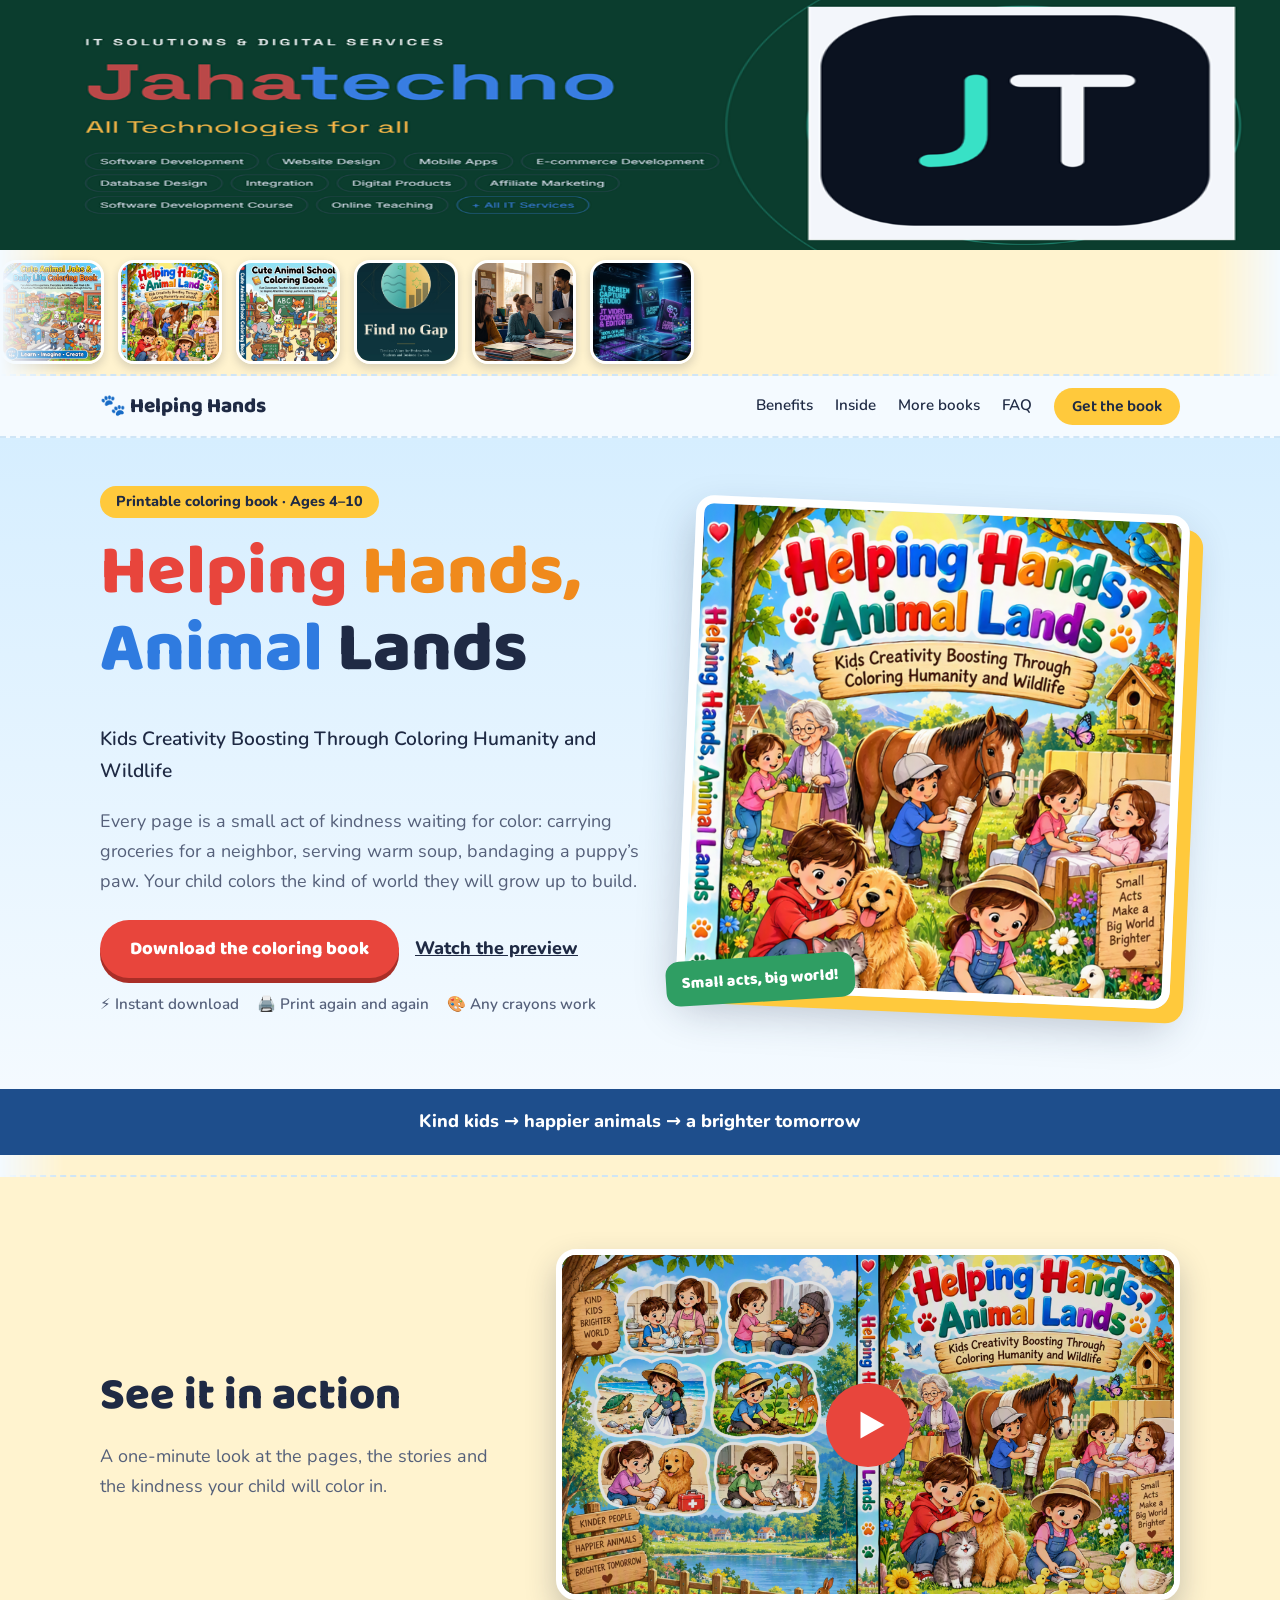
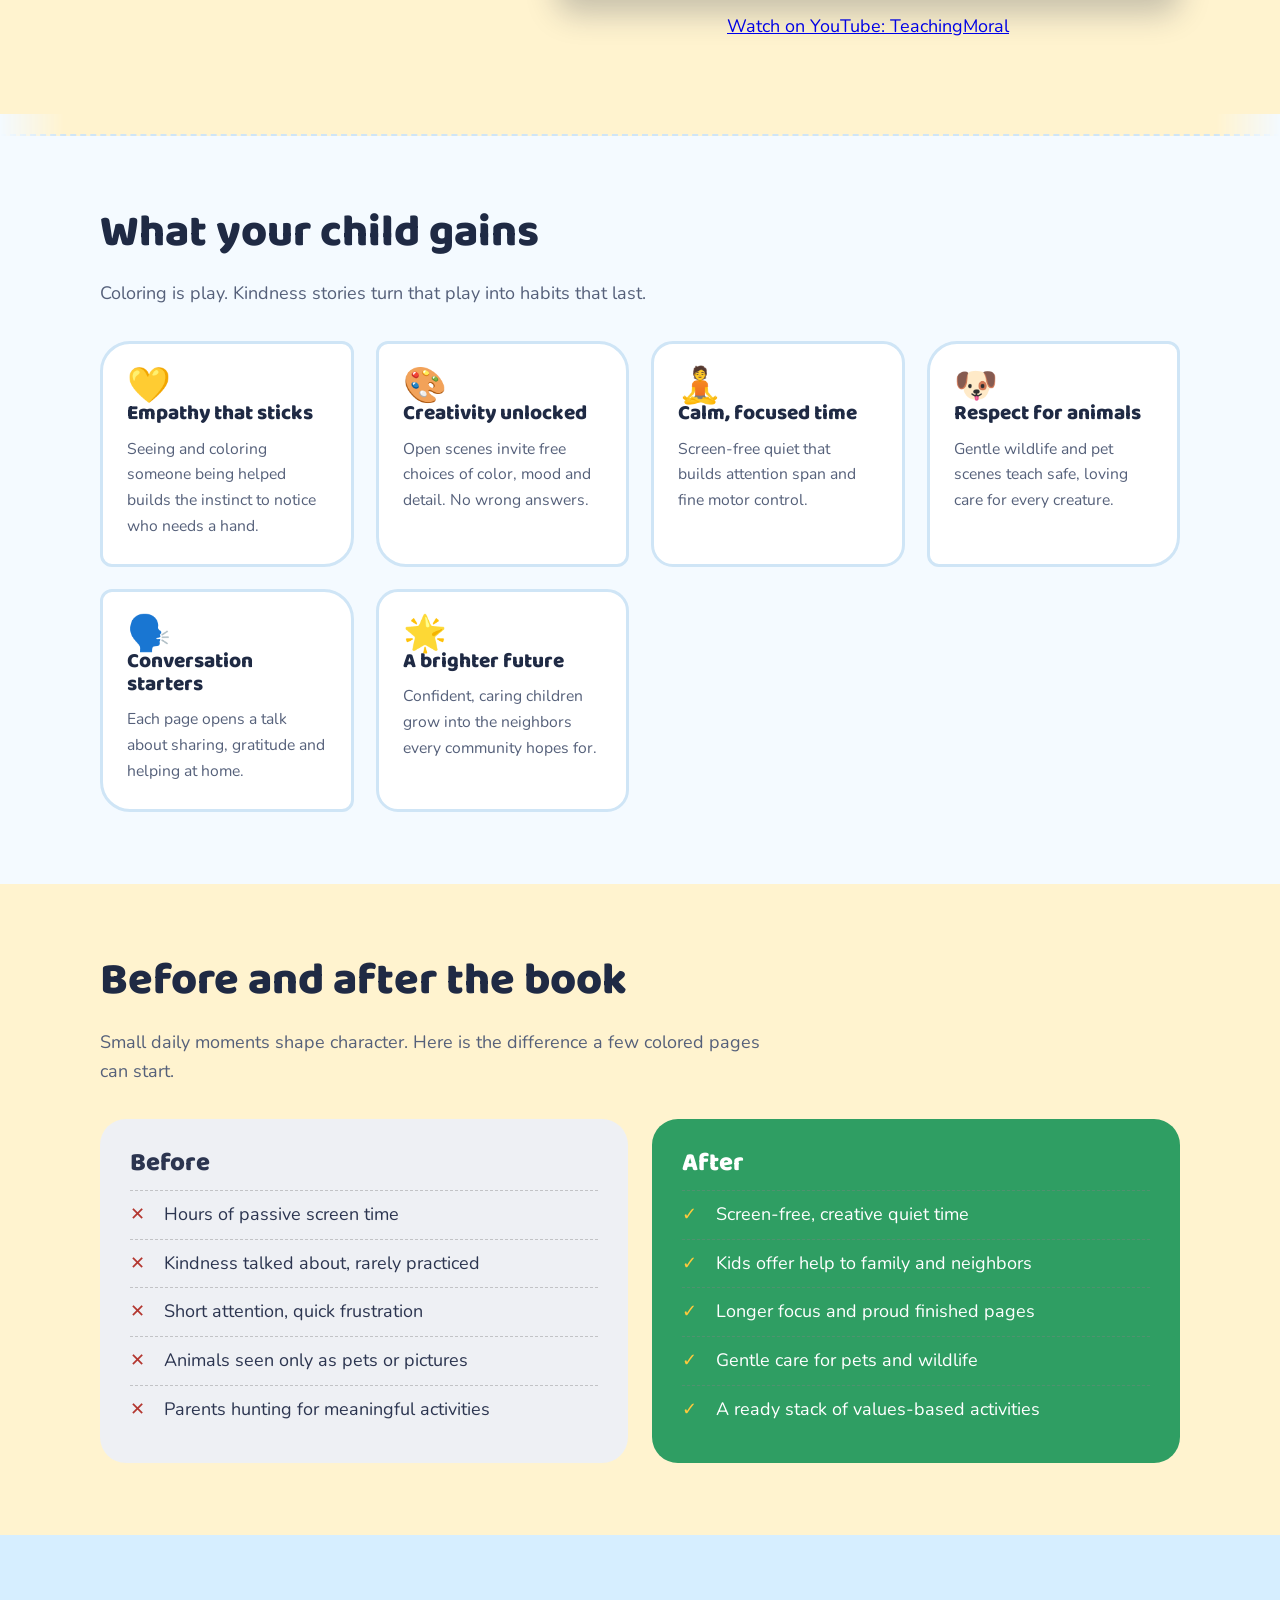
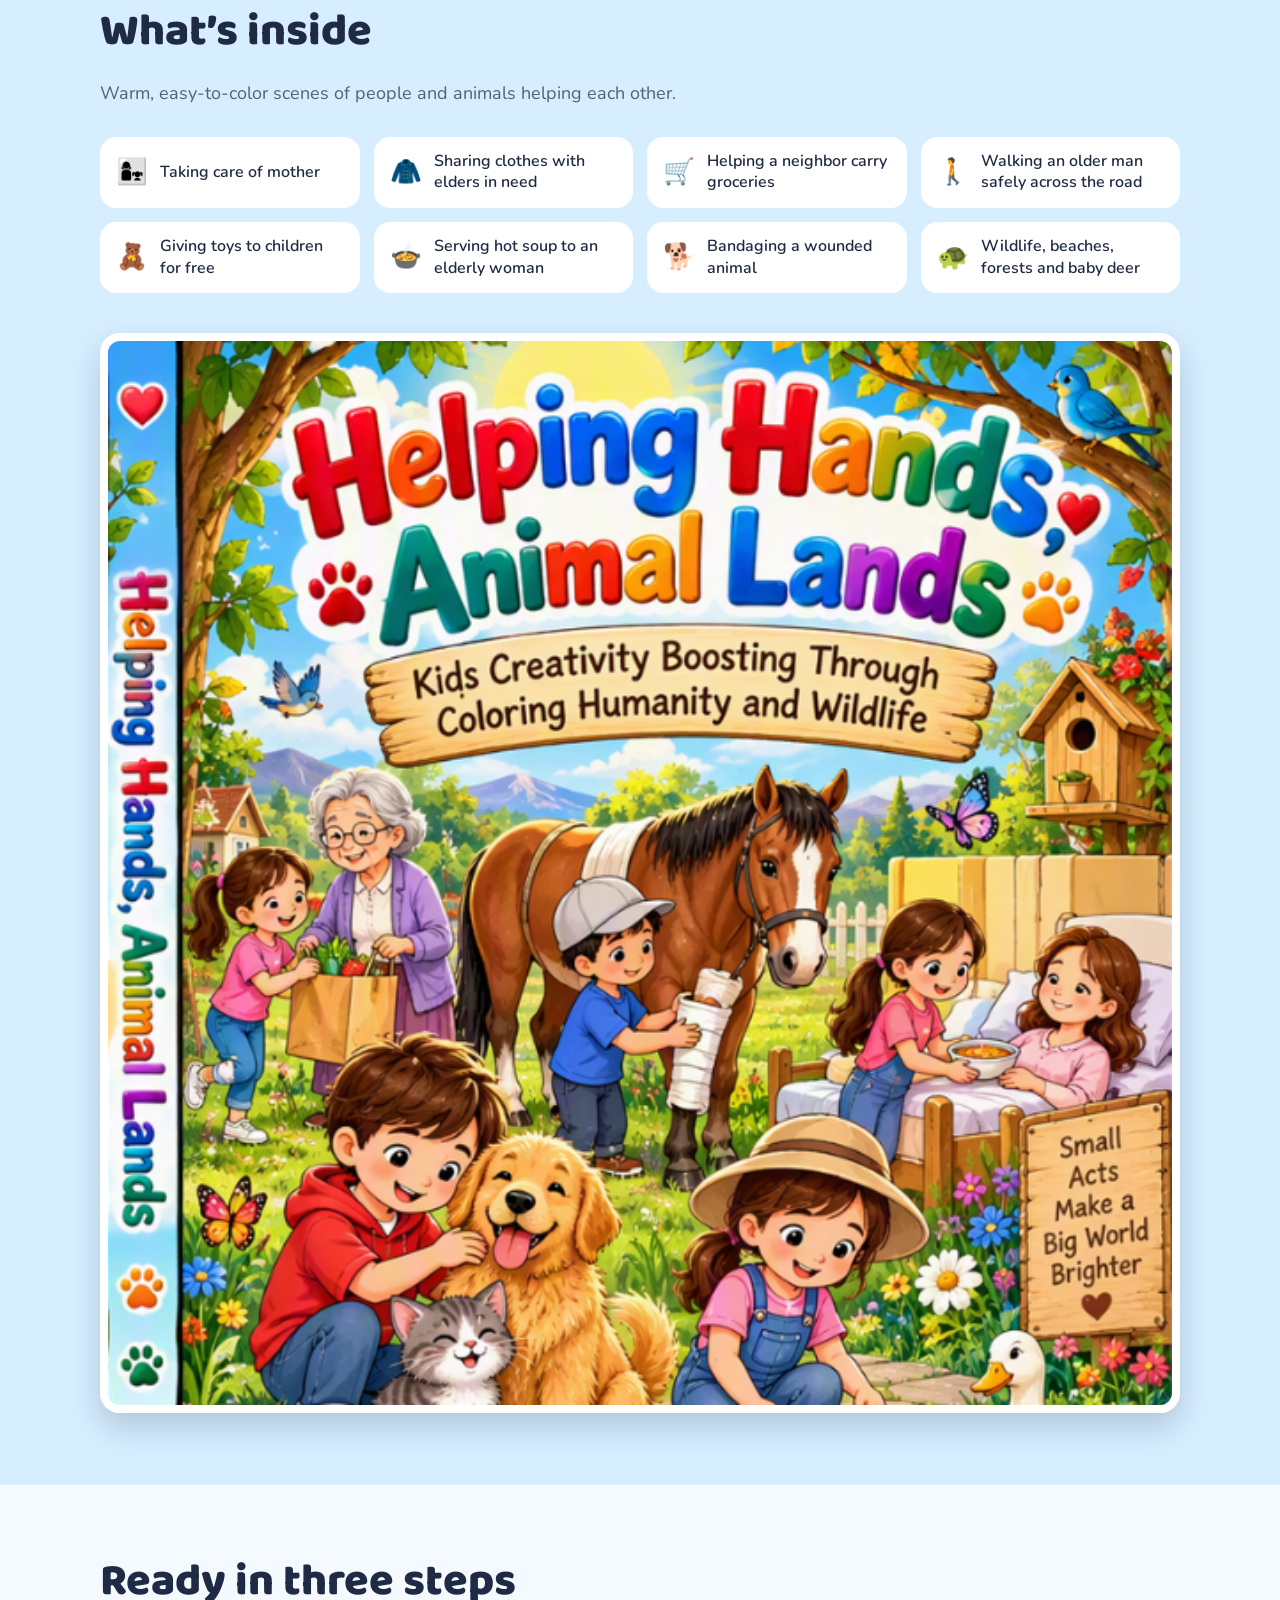
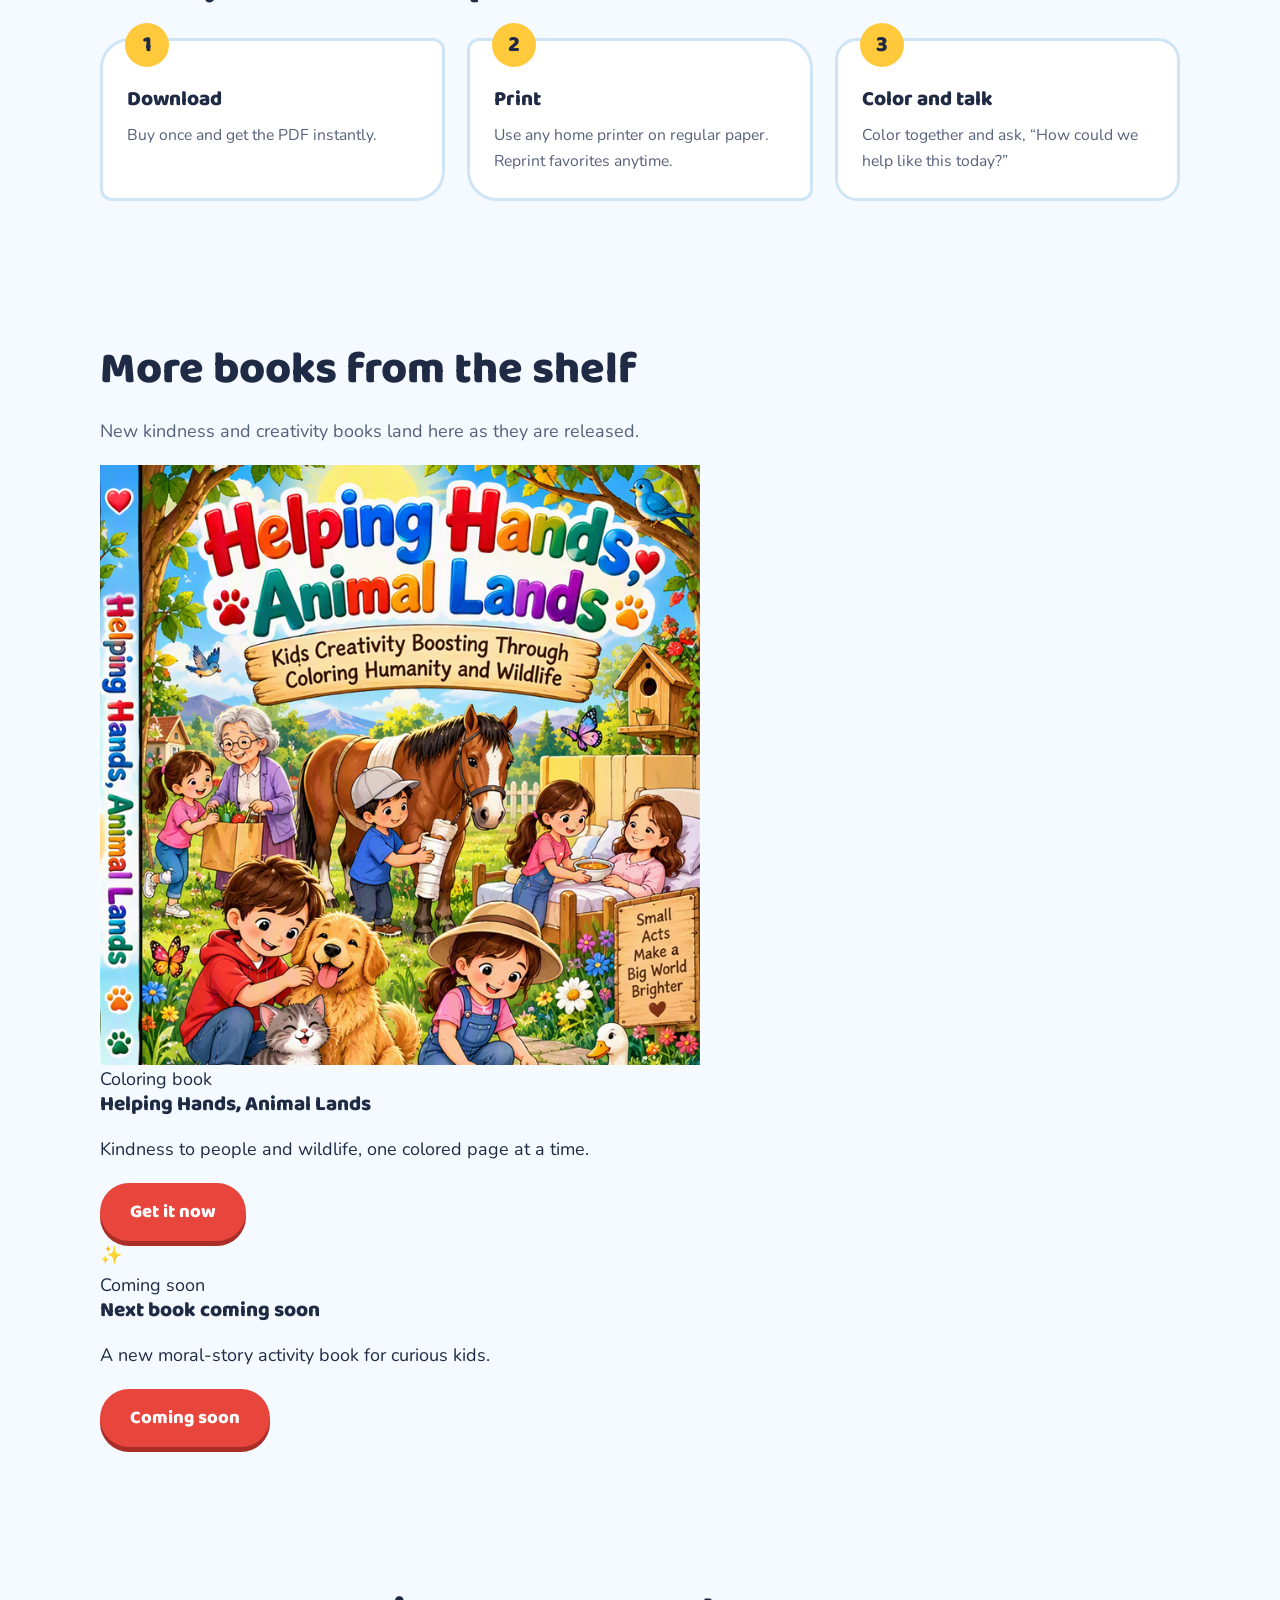
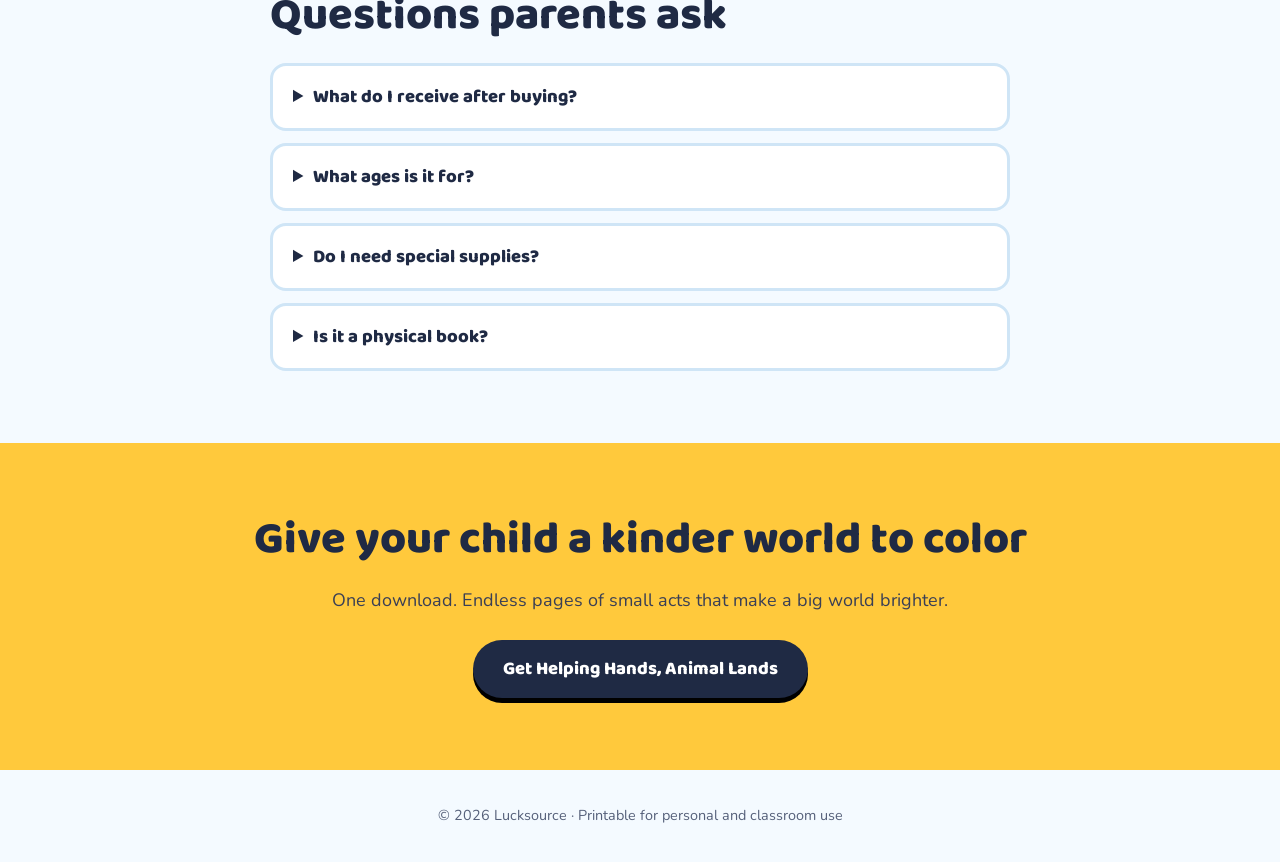
<file: index.html>
<!DOCTYPE html>
<html lang="en">
<head>
<meta charset="utf-8">
<meta name="viewport" content="width=device-width, initial-scale=1, viewport-fit=cover">
<meta name="p:domain_verify" content="902cdfe76a651cce641a2b0a8f173975"/>
<title>Helping Hands, Animal Lands – Kindness Coloring Book for Kids (Printable PDF)</title>
<meta name="description" content="A printable kids coloring book that teaches kindness, empathy and care for animals. Instant digital download. Help neighbors, serve soup, bandage a puppy and color a brighter world.">
<meta name="keywords" content="kids coloring book, kindness coloring pages, printable coloring book, empathy for kids, animal coloring pages, digital download">
<meta name="robots" content="index, follow, max-image-preview:large">
<meta property="og:type" content="product">
<meta property="og:title" content="Helping Hands, Animal Lands – Kindness Coloring Book">
<meta property="og:description" content="Kids color acts of kindness toward people and wildlife. Printable digital download.">
<meta name="twitter:card" content="summary_large_image">
<meta name="theme-color" content="#FFC93C">
<link rel="preconnect" href="https://fonts.googleapis.com">
<link href="https://fonts.googleapis.com/css2?family=Baloo+2:wght@600;800&family=Nunito:wght@400;600;800&display=swap" rel="stylesheet">
<script type="application/ld+json">
{"@context":"https://schema.org","@type":"Product","name":"Helping Hands, Animal Lands","description":"Kids Creativity Boosting Through Coloring Humanity and Wildlife. A printable kindness coloring book.","category":"Coloring Book (Digital Download)","audience":{"@type":"PeopleAudience","suggestedMinAge":4,"suggestedMaxAge":10},"offers":{"@type":"Offer","url":"https://lucksource.gumroad.com/l/helpinghandsanimallands","availability":"https://schema.org/InStock","itemCondition":"https://schema.org/NewCondition"}}
</script>
<script type="application/ld+json">
{"@context":"https://schema.org","@type":"FAQPage","mainEntity":[
{"@type":"Question","name":"What do I receive after buying?","acceptedAnswer":{"@type":"Answer","text":"An instant digital download of the printable coloring book. Print as many copies as you need for your own family or classroom."}},
{"@type":"Question","name":"What ages is it for?","acceptedAnswer":{"@type":"Answer","text":"Ages 4 to 10. Bold outlines suit younger children, and scenes have detail for older kids."}},
{"@type":"Question","name":"Do I need special supplies?","acceptedAnswer":{"@type":"Answer","text":"No. Crayons, colored pencils or washable markers all work on standard printer paper."}}]}
</script>

</head>
<body>
 
<div id="loading-overlay"><div class="spinner"></div></div>
<noscript><style>#loading-overlay{display:none}</style></noscript>
   <!-- ===== JAHATECHNO BANNER ===== -->
 
<a class="jt-banner" href="#top" aria-label="Jahatechno - All Technologies for all">
<img src="Jahatechnologo.png" width="2880" height="520" alt="Jahatechno - All Technologies for all. Software development, website design, mobile apps, e-commerce, database design, integration, digital products, affiliate marketing, software development course, online teaching and all IT services.">
</a>

<style>
#loading-overlay{
    position:fixed;
    inset:0;
    display:flex;
    justify-content:center;
    align-items:center;
    background:#fff;
    z-index:9999;
    opacity:1;
    transition:opacity .5s ease;
}

#loading-overlay.hide{
    opacity:0;
    pointer-events:none;
}

.spinner{
    width:50px;
    height:50px;
    border:5px solid #ddd;
    border-top-color:#2563eb;
    border-radius:50%;
    animation:spin .8s linear infinite;
}

@keyframes spin{
    to{transform:rotate(360deg);}
}
</style>

<script>
window.addEventListener("load", () => {
    const loader = document.getElementById("loading-overlay");

    loader.classList.add("hide");

    setTimeout(() => {
        loader.remove();
    }, 500); // match CSS transition duration
});
</script>
    


<!-- ===== PRODUCT TICKER =====
     HOW TO ADD A NEW PRODUCT: copy one <li>...</li> line below, paste it at the end of the list,
     then change the Gumroad link (href), the image file name (src) and the product name (alt).
     Keep your images in the same folder as this index page, e.g.  src="my-new-book.jpg"
     Tip: use square images (about 300x300 px) for the best look. -->
<div class="ticker" id="ticker" role="region" aria-label="Our products">
    <ul class="ticker-track" id="tickerTrack"></ul>
</div>


<header class="top"><div class="wrap">
<a class="logo" href="#top">🐾 Helping Hands</a>
<nav aria-label="Main"><a href="#benefits">Benefits</a><a href="#inside">Inside</a><a href="#more">More books</a><a href="#faq">FAQ</a><a class="btn alt" style="padding:6px 18px;font-size:1rem;box-shadow:none" href="https://lucksource.gumroad.com/l/helpinghandsanimallands" rel="noopener">Get the book</a></nav>
</div></header>

<main id="top">
<section class="hero"><div class="wrap">
<div>
<span class="pill">Printable coloring book · Ages 4–10</span>
<h1 class="rainbow"><span>Helping</span> <span>Hands,</span><br><span>Animal</span> <span>Lands</span></h1>
<p class="sub">Kids Creativity Boosting Through Coloring Humanity and Wildlife</p>
<p class="lead">Every page is a small act of kindness waiting for color: carrying groceries for a neighbor, serving warm soup, bandaging a puppy’s paw. Your child colors the kind of world they will grow up to build.</p>
<div class="cta-row"><a class="btn" href="https://lucksource.gumroad.com/l/helpinghandsanimallands" rel="noopener">Download the coloring book</a><a href="#video" style="font-weight:800;color:var(--ink)">Watch the preview</a></div>
<ul class="trust"><li>⚡ Instant download</li><li>🖨️ Print again and again</li><li>🎨 Any crayons work</li></ul>
</div>
<div class="book"><img src="helpingHandThumnail.png" width="600" height="600" alt="Cover of Helping Hands, Animal Lands kids coloring book showing children helping a grandmother, a horse, a puppy and a kitten"><div class="stamp">Small acts, big world!</div></div>
</div></section>

<div class="strip"><p>Kind kids → happier animals → a brighter tomorrow</p></div>


<!-- ===== PRODUCT SLIDER 3 (after the video) : productsPath3.txt ===== -->
<div class="ticker rev" id="ticker3" data-src="productsPath3.txt" role="region" aria-label="Recommended products"><ul class="ticker-track"></ul></div>


<section class="video" id="video"><div class="wrap">
<div><h2>See it in action</h2><p class="lead">A one-minute look at the pages, the stories and the kindness your child will color in.</p></div>
<div>

    <div class="player" id="player">
<img src="HelpingHandCover.png" alt="Preview of the Helping Hands, Animal Lands coloring book pages" loading="lazy">
<button type="button" aria-label="Play the Helping Hands, Animal Lands video"><svg viewBox="0 0 24 24"><path d="M5 3l16 9-16 9z"/></svg></button>
</div>


<p style="text-align:center;margin:12px 0 0"><a href="https://www.youtube.com/watch?v=15d28rFL3uc" rel="noopener" target="_blank">Watch on YouTube: TeachingMoral</a></p>
</div>
</div></section>

<!-- ===== PRODUCT SLIDER 3 (after the video) : productsPath3.txt ===== -->
<div class="ticker rev" id="ticker3" data-src="productsPath3.txt" role="region" aria-label="Recommended products"><ul class="ticker-track"></ul></div>





<section id="benefits"><div class="wrap">
<h2>What your child gains</h2>
<p class="lead">Coloring is play. Kindness stories turn that play into habits that last.</p>
<div class="grid">
<div class="card"><div class="ico">💛</div><h3>Empathy that sticks</h3><p>Seeing and coloring someone being helped builds the instinct to notice who needs a hand.</p></div>
<div class="card"><div class="ico">🎨</div><h3>Creativity unlocked</h3><p>Open scenes invite free choices of color, mood and detail. No wrong answers.</p></div>
<div class="card"><div class="ico">🧘</div><h3>Calm, focused time</h3><p>Screen-free quiet that builds attention span and fine motor control.</p></div>
<div class="card"><div class="ico">🐶</div><h3>Respect for animals</h3><p>Gentle wildlife and pet scenes teach safe, loving care for every creature.</p></div>
<div class="card"><div class="ico">🗣️</div><h3>Conversation starters</h3><p>Each page opens a talk about sharing, gratitude and helping at home.</p></div>
<div class="card"><div class="ico">🌟</div><h3>A brighter future</h3><p>Confident, caring children grow into the neighbors every community hopes for.</p></div>
</div></div></section>

<section style="background:var(--wash)"><div class="wrap">
<h2>Before and after the book</h2>
<p class="lead">Small daily moments shape character. Here is the difference a few colored pages can start.</p>
<div class="ba">
<div class="before"><h3>Before</h3><ul>
<li>Hours of passive screen time</li><li>Kindness talked about, rarely practiced</li><li>Short attention, quick frustration</li><li>Animals seen only as pets or pictures</li><li>Parents hunting for meaningful activities</li></ul></div>
<div class="after"><h3>After</h3><ul>
<li>Screen-free, creative quiet time</li><li>Kids offer help to family and neighbors</li><li>Longer focus and proud finished pages</li><li>Gentle care for pets and wildlife</li><li>A ready stack of values-based activities</li></ul></div>
</div></div></section>

<section class="inside" id="inside"><div class="wrap">
<h2>What’s inside</h2>
<p class="lead">Warm, easy-to-color scenes of people and animals helping each other.</p>
<ul class="themes">
<li><b>👩‍👧</b>Taking care of mother</li>
<li><b>🧥</b>Sharing clothes with elders in need</li>
<li><b>🛒</b>Helping a neighbor carry groceries</li>
<li><b>🚶</b>Walking an older man safely across the road</li>
<li><b>🧸</b>Giving toys to children for free</li>
<li><b>🍲</b>Serving hot soup to an elderly woman</li>
<li><b>🐕</b>Bandaging a wounded animal</li>
<li><b>🐢</b>Wildlife, beaches, forests and baby deer</li>
</ul>
<div class="peek"><img src="helpingHandThumnail.png" width="1600" height="900" loading="lazy" alt="Back and front cover of the coloring book with scenes of children cleaning a beach, planting a tree, caring for a dog and feeding kittens"></div>
</div></section>
</section>

<section class="how"><div class="wrap">
<h2>Ready in three steps</h2>
<div class="grid">
<div class="card"><h3>Download</h3><p>Buy once and get the PDF instantly.</p></div>
<div class="card"><h3>Print</h3><p>Use any home printer on regular paper. Reprint favorites anytime.</p></div>
<div class="card"><h3>Color and talk</h3><p>Color together and ask, “How could we help like this today?”</p></div>
</div></div></section>

<section class="shop" id="more"><div class="wrap">
<h2>More books from the shelf</h2>
<p class="lead">New kindness and creativity books land here as they are released.</p>
<div class="pgrid" id="products"></div>
</div></section>

<section id="faq"><div class="wrap" style="max-width:780px">
<h2>Questions parents ask</h2>
<details><summary>What do I receive after buying?</summary><p>An instant digital download of the printable coloring book. Print as many copies as you need for your own family or classroom.</p></details>
<details><summary>What ages is it for?</summary><p>Ages 4 to 10. Bold outlines suit younger children, and scenes have detail for older kids.</p></details>
<details><summary>Do I need special supplies?</summary><p>No. Crayons, colored pencils or washable markers all work on standard printer paper.</p></details>
<details><summary>Is it a physical book?</summary><p>No, it is a digital PDF you print at home, so there is no shipping wait.</p></details>
</div></section>

<section class="final"><div class="wrap">
<h2>Give your child a kinder world to color</h2>
<p class="lead">One download. Endless pages of small acts that make a big world brighter.</p>
<a class="btn" href="https://lucksource.gumroad.com/l/helpinghandsanimallands" rel="noopener">Get Helping Hands, Animal Lands</a>
</div></section>
</main>

<footer><div class="wrap">© <span id="yr">2026</span> Lucksource · Printable for personal and classroom use</div></footer>
<div class="sticky"><a class="btn" href="https://lucksource.gumroad.com/l/helpinghandsanimallands" rel="noopener">Download the coloring book</a></div>

<script>
/* Add a new product by adding one object here. Leave "url" empty for a "coming soon" card. */
var PRODUCTS=[
{title:"Helping Hands, Animal Lands",tag:"Coloring book",desc:"Kindness to people and wildlife, one colored page at a time.",url:"https://lucksource.gumroad.com/l/helpinghandsanimallands",img:"helpingHandThumnail.png",emoji:"🐾"},
{title:"Next book coming soon",tag:"Coming soon",desc:"A new moral-story activity book for curious kids.",url:"",img:"",emoji:"✨"}
];
(function(){
var box=document.getElementById("products");
PRODUCTS.forEach(function(p){
var a=document.createElement("article");a.className="prod"+(p.url?"":" soon");
var media=p.img?'<img loading="lazy" alt=""/>':'<div class="ph" aria-hidden="true"></div>';
a.innerHTML=media+'<div class="b"><span class="tag"></span><h3></h3><p></p><a class="btn"></a></div>';
if(p.img)a.querySelector("img").src=p.img;else a.querySelector(".ph").textContent=p.emoji;
a.querySelector("img")&&(a.querySelector("img").alt=p.title+" cover");
a.querySelector(".tag").textContent=p.tag;a.querySelector("h3").textContent=p.title;a.querySelector("p").textContent=p.desc;
var b=a.querySelector(".btn");b.textContent=p.url?"Get it now":"Coming soon";if(p.url){b.href=p.url;b.rel="noopener"}
box.appendChild(a)});
var pl=document.getElementById("player");
pl.querySelector("button").addEventListener("click",function(){
var f=document.createElement("iframe");f.src="https://www.youtube-nocookie.com/embed/15d28rFL3uc?autoplay=1&rel=0";
f.title="Helping Hands, Animal Lands video";f.allow="autoplay; encrypted-media; picture-in-picture";f.allowFullscreen=true;
pl.innerHTML="";pl.appendChild(f)});
document.getElementById("yr").textContent=new Date().getFullYear();
})();
</script>

<script>
(function(){
var pl=document.getElementById("player");
pl.querySelector("button").addEventListener("click",function(){
var f=document.createElement("iframe");f.src="https://www.youtube-nocookie.com/embed/15d28rFL3uc?autoplay=1&rel=0";
f.title="Inspiration To Education video";f.allow="autoplay; encrypted-media; picture-in-picture";f.allowFullscreen=true;
pl.innerHTML="";pl.appendChild(f)});
document.getElementById("yr").textContent=new Date().getFullYear();
var box=document.getElementById("ticker"),ul=document.getElementById("tickerTrack");
var originals=[].slice.call(ul.children);
if(window.matchMedia&&window.matchMedia("(prefers-reduced-motion: reduce)").matches)return;
var SPEED=60;
function build(){
[].slice.call(ul.querySelectorAll("[data-clone]")).forEach(function(n){ul.removeChild(n)});
var setW=ul.offsetWidth;if(!setW)return;
var n=Math.max(1,Math.ceil(box.clientWidth/setW));
for(var r=0;r<n*2-1;r++){originals.forEach(function(li){
var c=li.cloneNode(true);c.setAttribute("data-clone","");c.setAttribute("aria-hidden","true");
[].forEach.call(c.querySelectorAll("a"),function(a){a.tabIndex=-1});ul.appendChild(c)})}
box.style.setProperty("--dur",(n*setW/SPEED)+"s");box.classList.add("is-live")}
build();
var t;window.addEventListener("resize",function(){clearTimeout(t);t=setTimeout(build,200)});
})();
</script>

<script> 
async function loadPage() {
    const tickerTrack = document.getElementById("tickerTrack");

    try {
        // Read the product list from the text file
       
  
        const response = await fetch("productsPath.txt");

        if (!response.ok) {
            throw new Error("Could not load productsPath.txt");
        }

        const text = await response.text();

       
        // Create the UL > LI > A > IMG structure
        const lines = text.split(/\r?\n/);

        lines.forEach(line => {
            if (!line.trim()) return;

            const [href, src, alt] = line.split("|").map(x => x.trim());

            if (!href || !src) return;

            const li = document.createElement("li");
            const a = document.createElement("a");
            const img = document.createElement("img");

            a.href = href;
            a.target = "_blank";
            a.rel = "noopener";

            img.src = src;
            img.alt = alt || "";
            img.decoding = "async";

            a.appendChild(img);
            li.appendChild(a);
            tickerTrack.appendChild(li);
        });

          const link = document.createElement("link");
        link.rel = "stylesheet";
        link.href = "style.css";
        document.head.appendChild(link);
        
       

    } catch (error) {
        console.error("Ticker loading error:", error);
    }

    
}

document.addEventListener("DOMContentLoaded", loadPage);

</script> 
    
</body>
</html>
</file>
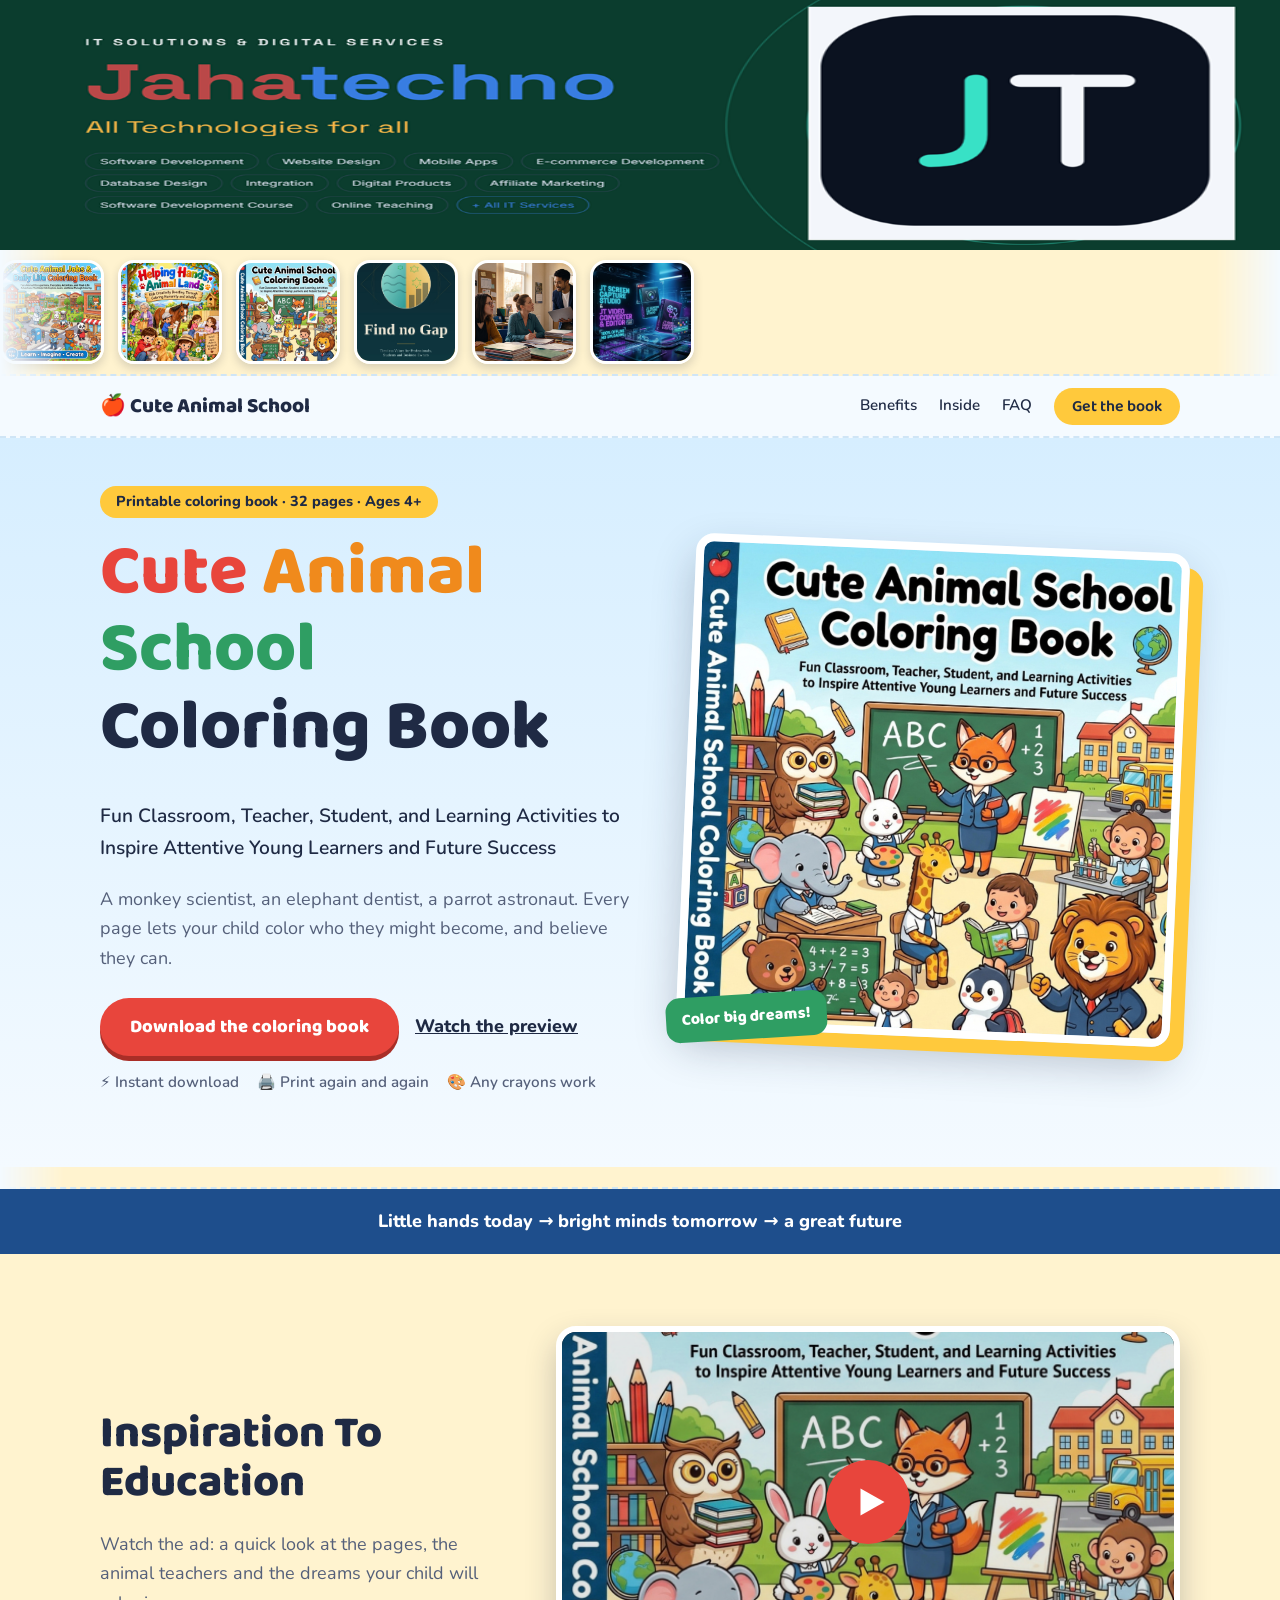
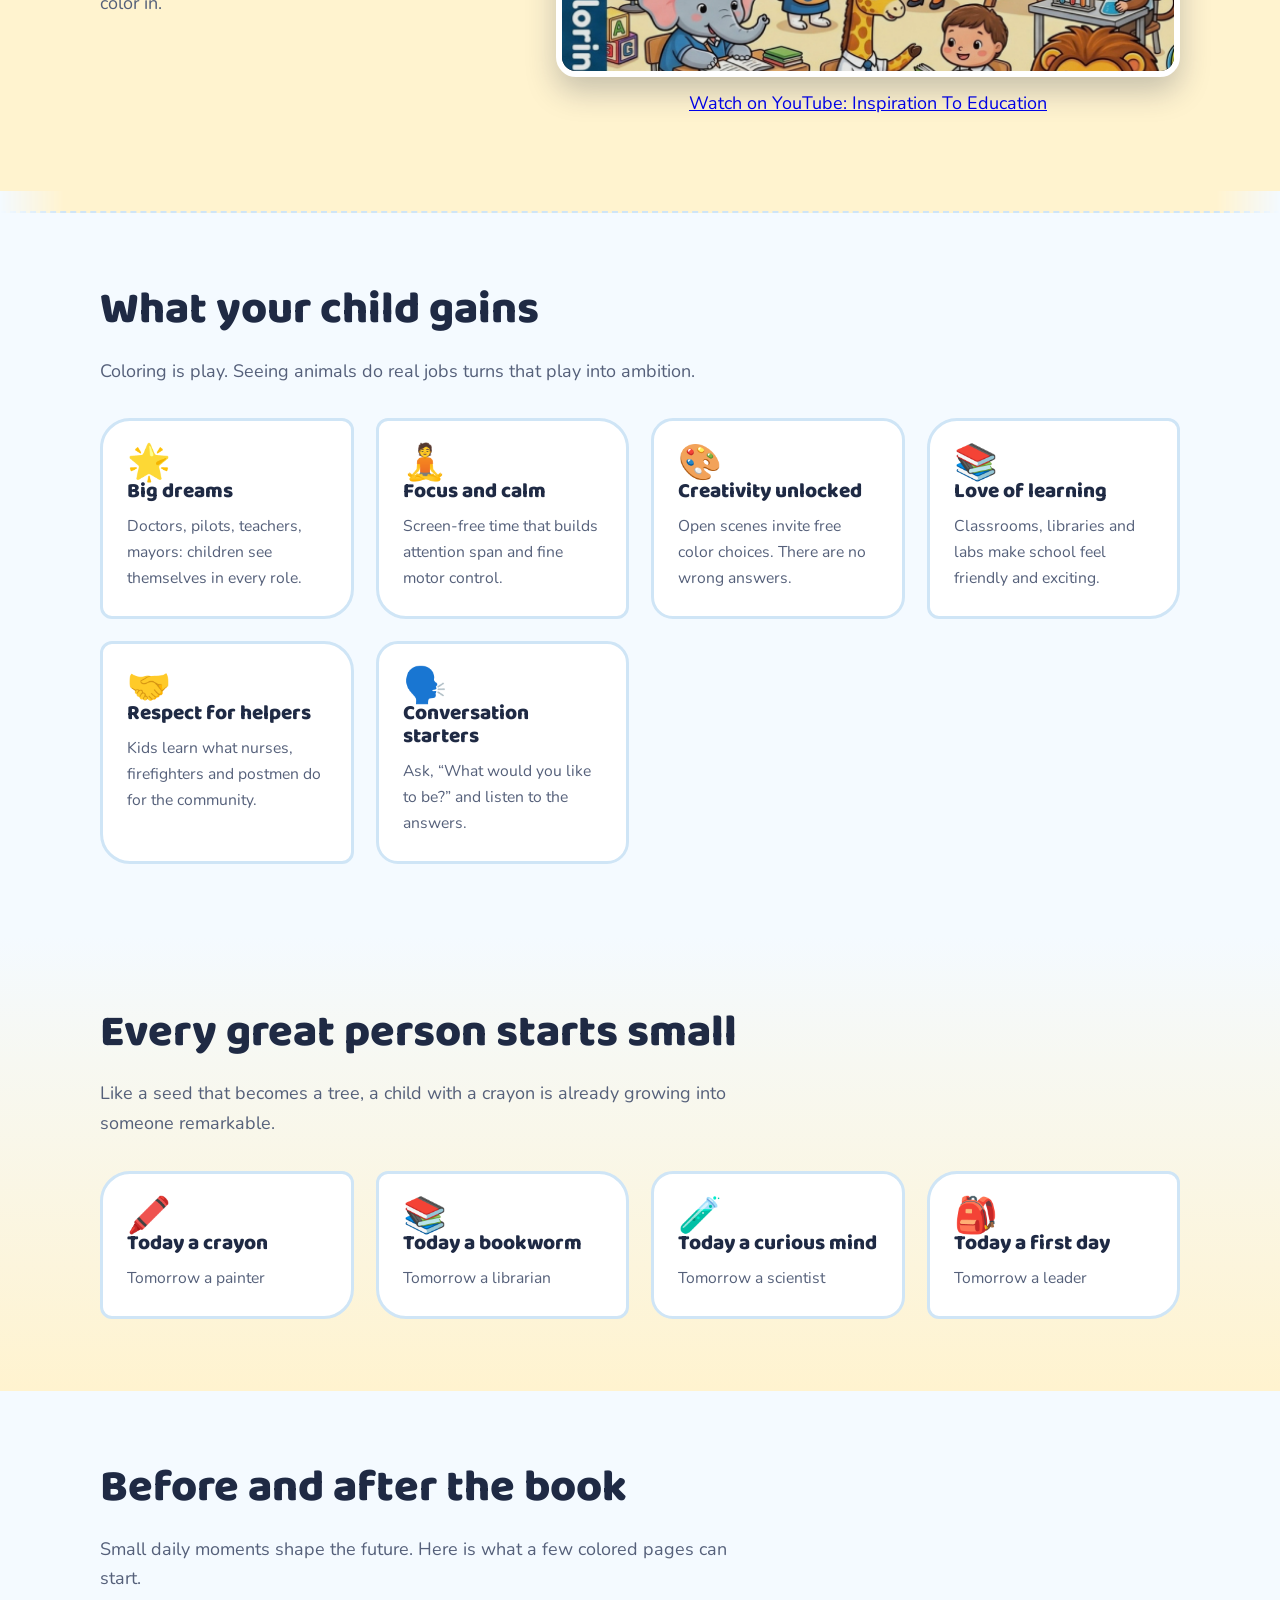
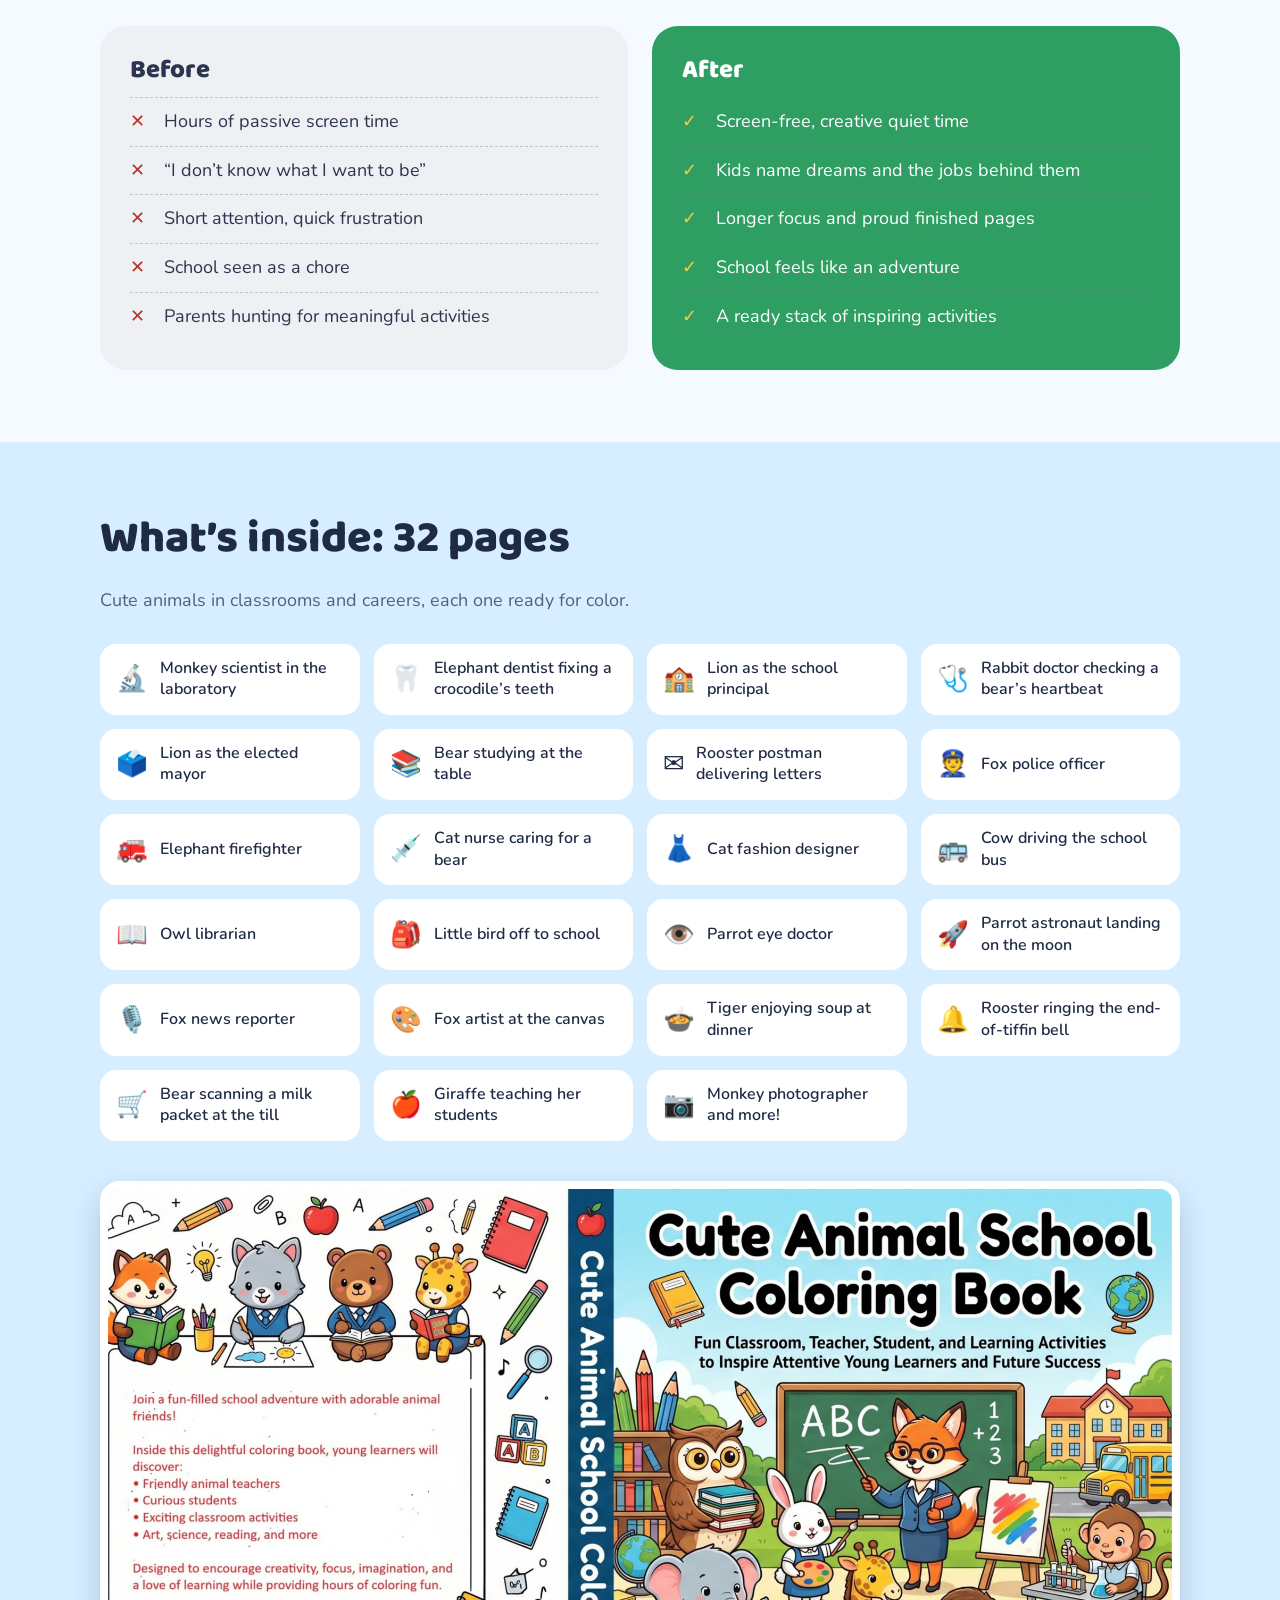
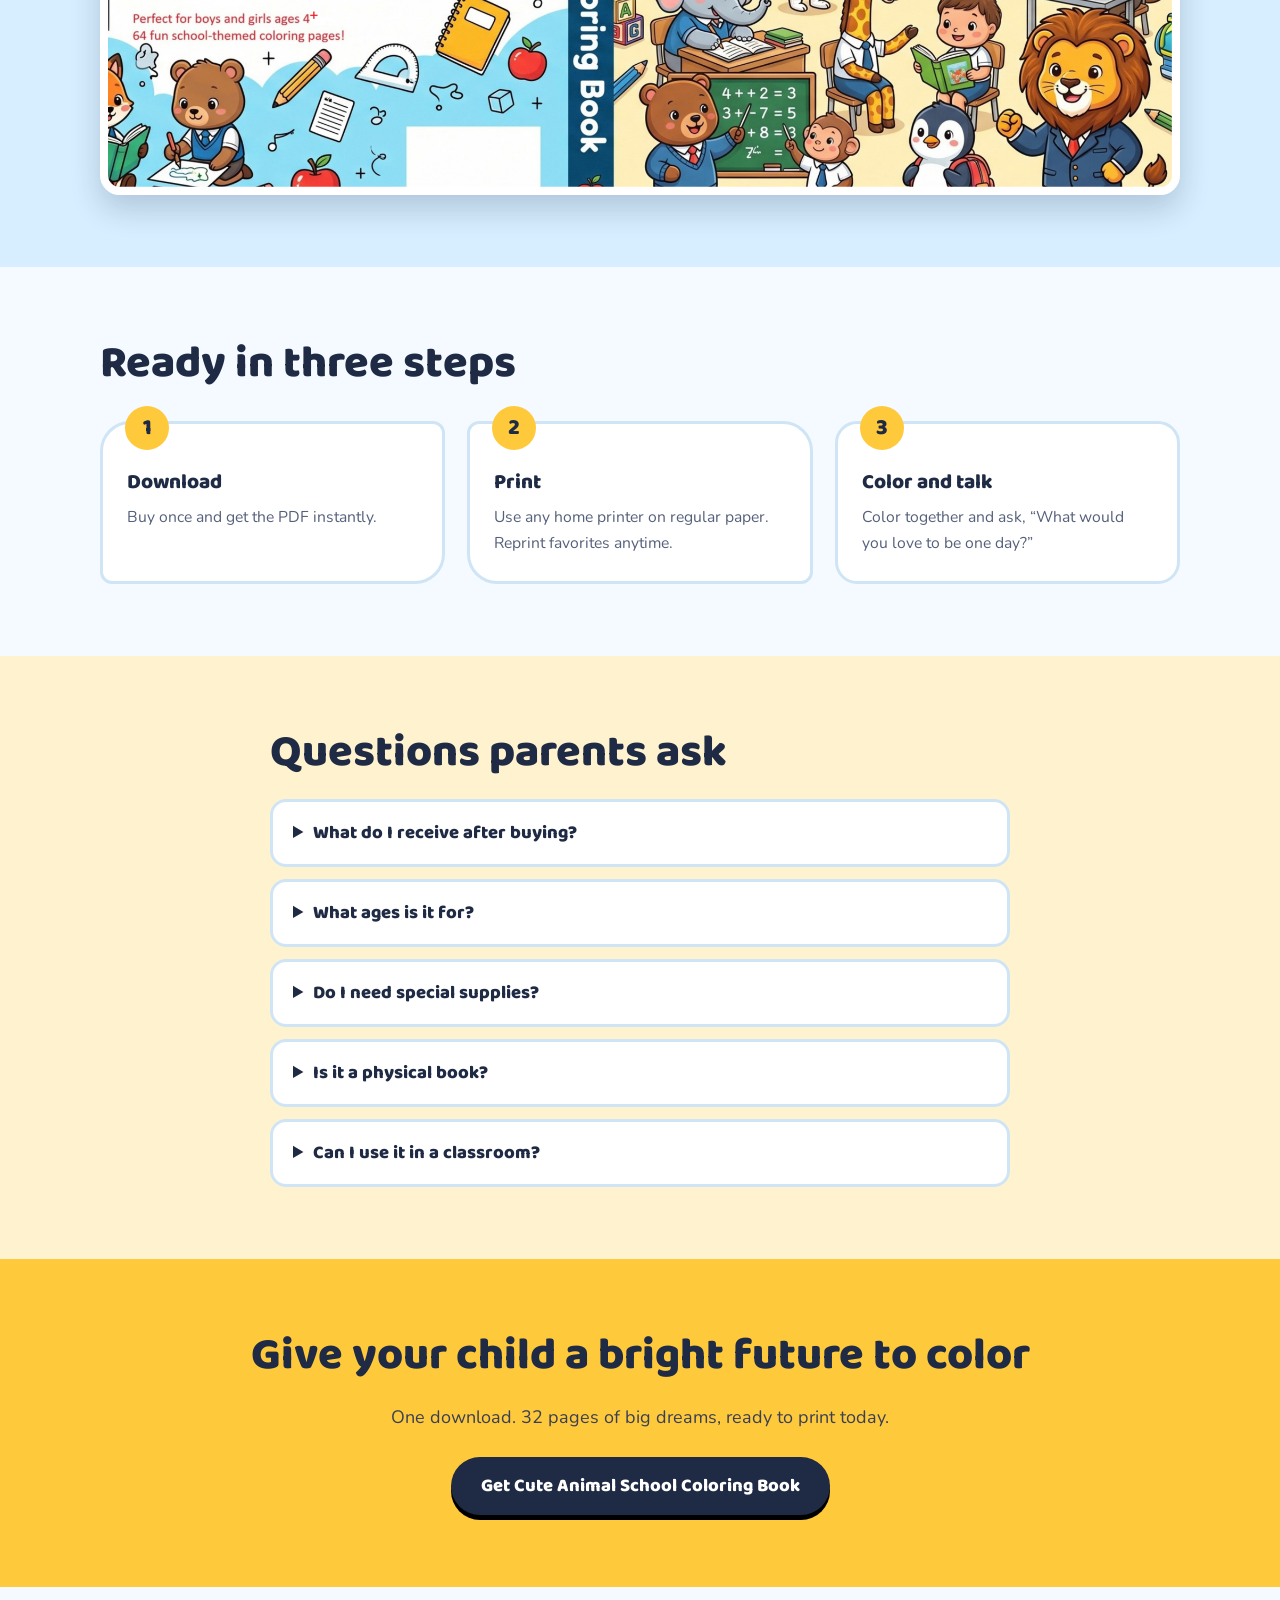
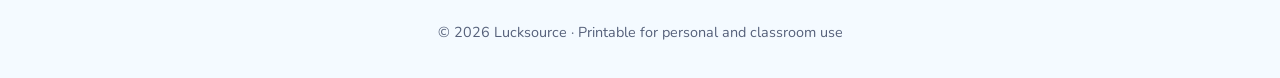
<file: bigdreams.html>
<!DOCTYPE html>
<html lang="en">
<head>
<meta charset="utf-8">
<meta name="viewport" content="width=device-width, initial-scale=1, viewport-fit=cover">
<meta name="p:domain_verify" content="902cdfe76a651cce641a2b0a8f173975"/>
<title>Cute Animal School Coloring Book – 32 Career Coloring Pages for Kids (Printable PDF)</title>
<meta name="description" content="Printable coloring book where cute animals become scientists, doctors, pilots and teachers. 32 pages to inspire attentive young learners and big dreams. Instant download.">
<meta name="keywords" content="animal coloring book, kids coloring pages, careers coloring book, school coloring book, printable coloring book, community helpers, digital download">
<meta name="robots" content="index, follow, max-image-preview:large">
<meta property="og:type" content="product">
<meta property="og:title" content="Cute Animal School Coloring Book – Color Big Dreams">
<meta property="og:description" content="32 printable pages of animals as doctors, astronauts, teachers and more. Instant digital download.">
<meta property="og:image" content="thumnailcuteanimalschool.png">
<meta name="twitter:card" content="summary_large_image">
<meta name="theme-color" content="#2F7BE0">
<link rel="preconnect" href="https://fonts.googleapis.com">
<link href="https://fonts.googleapis.com/css2?family=Baloo+2:wght@600;800&family=Nunito:wght@400;600;800&display=swap" rel="stylesheet">
<script type="application/ld+json">
{"@context":"https://schema.org","@type":"Product","name":"Cute Animal School Coloring Book","description":"Fun Classroom, Teacher, Student, and Learning Activities to Inspire Attentive Young Learners and Future Success. 32 printable pages.","image":"thumnailcuteanimalschool.png","category":"Coloring Book (Digital Download)","audience":{"@type":"PeopleAudience","suggestedMinAge":4},"offers":{"@type":"Offer","url":"https://lucksource.gumroad.com/l/bigdreams","availability":"https://schema.org/InStock","itemCondition":"https://schema.org/NewCondition"}}
</script>
<script type="application/ld+json">
{"@context":"https://schema.org","@type":"VideoObject","name":"Inspiration To Education","description":"Preview of the Cute Animal School Coloring Book.","thumbnailUrl":"thumnailcuteanimalschool.png","uploadDate":"2026-01-01","embedUrl":"https://www.youtube.com/embed/1lcFQXKccN4","contentUrl":"https://www.youtube.com/watch?v=1lcFQXKccN4"}
</script>
<script type="application/ld+json">
{"@context":"https://schema.org","@type":"FAQPage","mainEntity":[{"@type":"Question","name":"What do I receive after buying?","acceptedAnswer":{"@type":"Answer","text":"An instant digital download of the printable coloring book (32 pages). Print as many copies as you need for your own family or classroom."}},{"@type":"Question","name":"What ages is it for?","acceptedAnswer":{"@type":"Answer","text":"Ages 4 and up. Bold outlines suit little hands, and the busy classroom scenes keep older kids interested."}},{"@type":"Question","name":"Do I need special supplies?","acceptedAnswer":{"@type":"Answer","text":"No. Crayons, colored pencils or washable markers all work on standard printer paper."}},{"@type":"Question","name":"Is it a physical book?","acceptedAnswer":{"@type":"Answer","text":"No. It is a digital PDF you print at home, so there is no shipping wait."}},{"@type":"Question","name":"Can I use it in a classroom?","acceptedAnswer":{"@type":"Answer","text":"Yes. Printing for your own family or classroom is welcome. Reselling or sharing the file is not."}}]}
</script>

</head>
<body>
   <div id="loading-overlay"><div class="spinner"></div></div>
<noscript><style>#loading-overlay{display:none}</style></noscript>
   <!-- ===== JAHATECHNO BANNER ===== -->
 
<a class="jt-banner" href="#top" aria-label="Jahatechno - All Technologies for all">
<img src="Jahatechnologo.png" width="2880" height="520" alt="Jahatechno - All Technologies for all. Software development, website design, mobile apps, e-commerce, database design, integration, digital products, affiliate marketing, software development course, online teaching and all IT services.">
</a>

<style>
#loading-overlay{
    position:fixed;
    inset:0;
    display:flex;
    justify-content:center;
    align-items:center;
    background:#fff;
    z-index:9999;
    opacity:1;
    transition:opacity .5s ease;
}

#loading-overlay.hide{
    opacity:0;
    pointer-events:none;
}

.spinner{
    width:50px;
    height:50px;
    border:5px solid #ddd;
    border-top-color:#2563eb;
    border-radius:50%;
    animation:spin .8s linear infinite;
}

@keyframes spin{
    to{transform:rotate(360deg);}
}
</style>

<script>
window.addEventListener("load", () => {
    const loader = document.getElementById("loading-overlay");

    loader.classList.add("hide");

    setTimeout(() => {
        loader.remove();
    }, 500); // match CSS transition duration
});
</script>

<!-- ===== PRODUCT TICKER: to add a product, copy one <li> and change the link, image and alt text ===== -->
<div class="ticker" id="ticker" role="region" aria-label="Our products">
    <ul class="ticker-track" id="tickerTrack"></ul>
</div>


<header class="top"><div class="wrap">
<a class="logo" href="#top">🍎 Cute Animal School</a>
<nav aria-label="Main"><a href="#benefits">Benefits</a><a href="#inside">Inside</a><a href="#faq">FAQ</a><a class="btn alt" style="padding:6px 18px;font-size:1rem;box-shadow:none" href="https://lucksource.gumroad.com/l/bigdreams" rel="noopener">Get the book</a></nav>
</div></header>

<main id="top">
<section class="hero"><div class="wrap">
<div>
<span class="pill">Printable coloring book · 32 pages · Ages 4+</span>
<h1 class="rainbow"><span>Cute</span> <span>Animal</span> <span>School</span><br><span>Coloring</span> Book</h1>
<p class="sub">Fun Classroom, Teacher, Student, and Learning Activities to Inspire Attentive Young Learners and Future Success</p>
<p class="lead">A monkey scientist, an elephant dentist, a parrot astronaut. Every page lets your child color who they might become, and believe they can.</p>
<div class="cta-row"><a class="btn" href="https://lucksource.gumroad.com/l/bigdreams" rel="noopener">Download the coloring book</a><a href="#video" style="font-weight:800;color:var(--ink)">Watch the preview</a></div>
<ul class="trust"><li>⚡ Instant download</li><li>🖨️ Print again and again</li><li>🎨 Any crayons work</li></ul>
</div>
<div class="book"><img src="thumnailcuteanimalschool.png" width="600" height="600" alt="Cover of the Cute Animal School Coloring Book showing a fox teacher, owl, rabbit, elephant, giraffe, lion and penguin in a classroom"><div class="stamp">Color big dreams!</div></div>
</div></section>

<!-- ===== PRODUCT SLIDER 2 (before the video) : productsPath2.txt ===== -->
<div class="ticker" id="ticker2" data-src="productsPath2.txt" role="region" aria-label="More products"><ul class="ticker-track"></ul></div>




<div class="strip"><p>Little hands today → bright minds tomorrow → a great future</p></div>

<section class="video" id="video"><div class="wrap">
<div><h2>Inspiration To Education</h2><p class="lead">Watch the ad: a quick look at the pages, the animal teachers and the dreams your child will color in.</p></div>
<div>
<div class="player" id="player">
<img src="thumnailcuteanimalschool.png" alt="Preview of the Cute Animal School Coloring Book" loading="lazy">
<button type="button" aria-label="Play the Inspiration To Education video"><svg viewBox="0 0 24 24"><path d="M5 3l16 9-16 9z"/></svg></button>
</div>
<p style="text-align:center;margin:12px 0 0"><a href="https://www.youtube.com/watch?v=1lcFQXKccN4" rel="noopener" target="_blank">Watch on YouTube: Inspiration To Education</a></p>
</div>
</div></section>

<!-- ===== PRODUCT SLIDER 3 (after the video) : productsPath3.txt ===== -->
<div class="ticker rev" id="ticker3" data-src="productsPath3.txt" role="region" aria-label="Recommended products"><ul class="ticker-track"></ul></div>







<section id="benefits"><div class="wrap">
<h2>What your child gains</h2>
<p class="lead">Coloring is play. Seeing animals do real jobs turns that play into ambition.</p>
<div class="grid">
<div class="card"><div class="ico">🌟</div><h3>Big dreams</h3><p>Doctors, pilots, teachers, mayors: children see themselves in every role.</p></div>
<div class="card"><div class="ico">🧘</div><h3>Focus and calm</h3><p>Screen-free time that builds attention span and fine motor control.</p></div>
<div class="card"><div class="ico">🎨</div><h3>Creativity unlocked</h3><p>Open scenes invite free color choices. There are no wrong answers.</p></div>
<div class="card"><div class="ico">📚</div><h3>Love of learning</h3><p>Classrooms, libraries and labs make school feel friendly and exciting.</p></div>
<div class="card"><div class="ico">🤝</div><h3>Respect for helpers</h3><p>Kids learn what nurses, firefighters and postmen do for the community.</p></div>
<div class="card"><div class="ico">🗣️</div><h3>Conversation starters</h3><p>Ask, “What would you like to be?” and listen to the answers.</p></div>
</div></div></section>

<section class="future"><div class="wrap">
<h2>Every great person starts small</h2>
<p class="lead">Like a seed that becomes a tree, a child with a crayon is already growing into someone remarkable.</p>
<div class="grid"><div class="card"><div class="ico">🖍️</div><h3>Today a crayon</h3><p>Tomorrow a painter</p></div><div class="card"><div class="ico">📚</div><h3>Today a bookworm</h3><p>Tomorrow a librarian</p></div><div class="card"><div class="ico">🧪</div><h3>Today a curious mind</h3><p>Tomorrow a scientist</p></div><div class="card"><div class="ico">🎒</div><h3>Today a first day</h3><p>Tomorrow a leader</p></div></div>
</div></section>

<section><div class="wrap">
<h2>Before and after the book</h2>
<p class="lead">Small daily moments shape the future. Here is what a few colored pages can start.</p>
<div class="ba">
<div class="before"><h3>Before</h3><ul>
<li>Hours of passive screen time</li><li>“I don’t know what I want to be”</li><li>Short attention, quick frustration</li><li>School seen as a chore</li><li>Parents hunting for meaningful activities</li></ul></div>
<div class="after"><h3>After</h3><ul>
<li>Screen-free, creative quiet time</li><li>Kids name dreams and the jobs behind them</li><li>Longer focus and proud finished pages</li><li>School feels like an adventure</li><li>A ready stack of inspiring activities</li></ul></div>
</div></div></section>

<section class="inside" id="inside"><div class="wrap">
<h2>What’s inside: 32 pages</h2>
<p class="lead">Cute animals in classrooms and careers, each one ready for color.</p>
<ul class="themes"><li><b>🔬</b>Monkey scientist in the laboratory</li><li><b>🦷</b>Elephant dentist fixing a crocodile’s teeth</li><li><b>🏫</b>Lion as the school principal</li><li><b>🩺</b>Rabbit doctor checking a bear’s heartbeat</li><li><b>🗳️</b>Lion as the elected mayor</li><li><b>📚</b>Bear studying at the table</li><li><b>✉️</b>Rooster postman delivering letters</li><li><b>👮</b>Fox police officer</li><li><b>🚒</b>Elephant firefighter</li><li><b>💉</b>Cat nurse caring for a bear</li><li><b>👗</b>Cat fashion designer</li><li><b>🚌</b>Cow driving the school bus</li><li><b>📖</b>Owl librarian</li><li><b>🎒</b>Little bird off to school</li><li><b>👁️</b>Parrot eye doctor</li><li><b>🚀</b>Parrot astronaut landing on the moon</li><li><b>🎙️</b>Fox news reporter</li><li><b>🎨</b>Fox artist at the canvas</li><li><b>🍲</b>Tiger enjoying soup at dinner</li><li><b>🔔</b>Rooster ringing the end-of-tiffin bell</li><li><b>🛒</b>Bear scanning a milk packet at the till</li><li><b>🍎</b>Giraffe teaching her students</li><li><b>📷</b>Monkey photographer and more!</li></ul>
<div class="peek"><img src="SchoolPage.png" width="2000" height="1125" loading="lazy" alt="Back and front cover of the Cute Animal School Coloring Book with animal teachers, students and school supplies"></div>
</div></section>

<section class="how"><div class="wrap">
<h2>Ready in three steps</h2>
<div class="grid">
<div class="card"><h3>Download</h3><p>Buy once and get the PDF instantly.</p></div>
<div class="card"><h3>Print</h3><p>Use any home printer on regular paper. Reprint favorites anytime.</p></div>
<div class="card"><h3>Color and talk</h3><p>Color together and ask, “What would you love to be one day?”</p></div>
</div></div></section>

<section id="faq" style="background:var(--wash)"><div class="wrap" style="max-width:780px">
<h2>Questions parents ask</h2>
<details><summary>What do I receive after buying?</summary><p>An instant digital download of the printable coloring book (32 pages). Print as many copies as you need for your own family or classroom.</p></details><details><summary>What ages is it for?</summary><p>Ages 4 and up. Bold outlines suit little hands, and the busy classroom scenes keep older kids interested.</p></details><details><summary>Do I need special supplies?</summary><p>No. Crayons, colored pencils or washable markers all work on standard printer paper.</p></details><details><summary>Is it a physical book?</summary><p>No. It is a digital PDF you print at home, so there is no shipping wait.</p></details><details><summary>Can I use it in a classroom?</summary><p>Yes. Printing for your own family or classroom is welcome. Reselling or sharing the file is not.</p></details>
</div></section>

<section class="final"><div class="wrap">
<h2>Give your child a bright future to color</h2>
<p class="lead">One download. 32 pages of big dreams, ready to print today.</p>
<a class="btn" href="https://lucksource.gumroad.com/l/bigdreams" rel="noopener">Get Cute Animal School Coloring Book</a>
</div></section>
</main>

<footer><div class="wrap">© <span id="yr">2026</span> Lucksource · Printable for personal and classroom use</div></footer>
<div class="sticky"><a class="btn" href="https://lucksource.gumroad.com/l/bigdreams" rel="noopener">Download the coloring book</a></div>

<script>
(function(){
var pl=document.getElementById("player");
pl.querySelector("button").addEventListener("click",function(){
var f=document.createElement("iframe");f.src="https://www.youtube-nocookie.com/embed/1lcFQXKccN4?autoplay=1&rel=0";
f.title="Inspiration To Education video";f.allow="autoplay; encrypted-media; picture-in-picture";f.allowFullscreen=true;
pl.innerHTML="";pl.appendChild(f)});
document.getElementById("yr").textContent=new Date().getFullYear();
var box=document.getElementById("ticker"),ul=document.getElementById("tickerTrack");
var originals=[].slice.call(ul.children);
if(window.matchMedia&&window.matchMedia("(prefers-reduced-motion: reduce)").matches)return;
var SPEED=60;
function build(){
[].slice.call(ul.querySelectorAll("[data-clone]")).forEach(function(n){ul.removeChild(n)});
var setW=ul.offsetWidth;if(!setW)return;
var n=Math.max(1,Math.ceil(box.clientWidth/setW));
for(var r=0;r<n*2-1;r++){originals.forEach(function(li){
var c=li.cloneNode(true);c.setAttribute("data-clone","");c.setAttribute("aria-hidden","true");
[].forEach.call(c.querySelectorAll("a"),function(a){a.tabIndex=-1});ul.appendChild(c)})}
box.style.setProperty("--dur",(n*setW/SPEED)+"s");box.classList.add("is-live")}
build();
var t;window.addEventListener("resize",function(){clearTimeout(t);t=setTimeout(build,200)});
})();
</script>

<script> 
async function loadPage() {
    const tickerTrack = document.getElementById("tickerTrack");

    try {
        // Read the product list from the text file
       
  
        const response = await fetch("productsPath.txt");

        if (!response.ok) {
            throw new Error("Could not load productsPath.txt");
        }

        const text = await response.text();

       
        // Create the UL > LI > A > IMG structure
        const lines = text.split(/\r?\n/);

        lines.forEach(line => {
            if (!line.trim()) return;

            const [href, src, alt] = line.split("|").map(x => x.trim());

            if (!href || !src) return;

            const li = document.createElement("li");
            const a = document.createElement("a");
            const img = document.createElement("img");

            a.href = href;
            a.target = "_blank";
            a.rel = "noopener";

            img.src = src;
            img.alt = alt || "";
            img.decoding = "async";

            a.appendChild(img);
            li.appendChild(a);
            tickerTrack.appendChild(li);
        });

         const link = document.createElement("link");
        link.rel = "stylesheet";
        link.href = "style.css";
        document.head.appendChild(link);
        
       

    } catch (error) {
        console.error("Ticker loading error:", error);
    }

    
}

document.addEventListener("DOMContentLoaded", loadPage);

</script> 
    
</body>
</html>
</file>
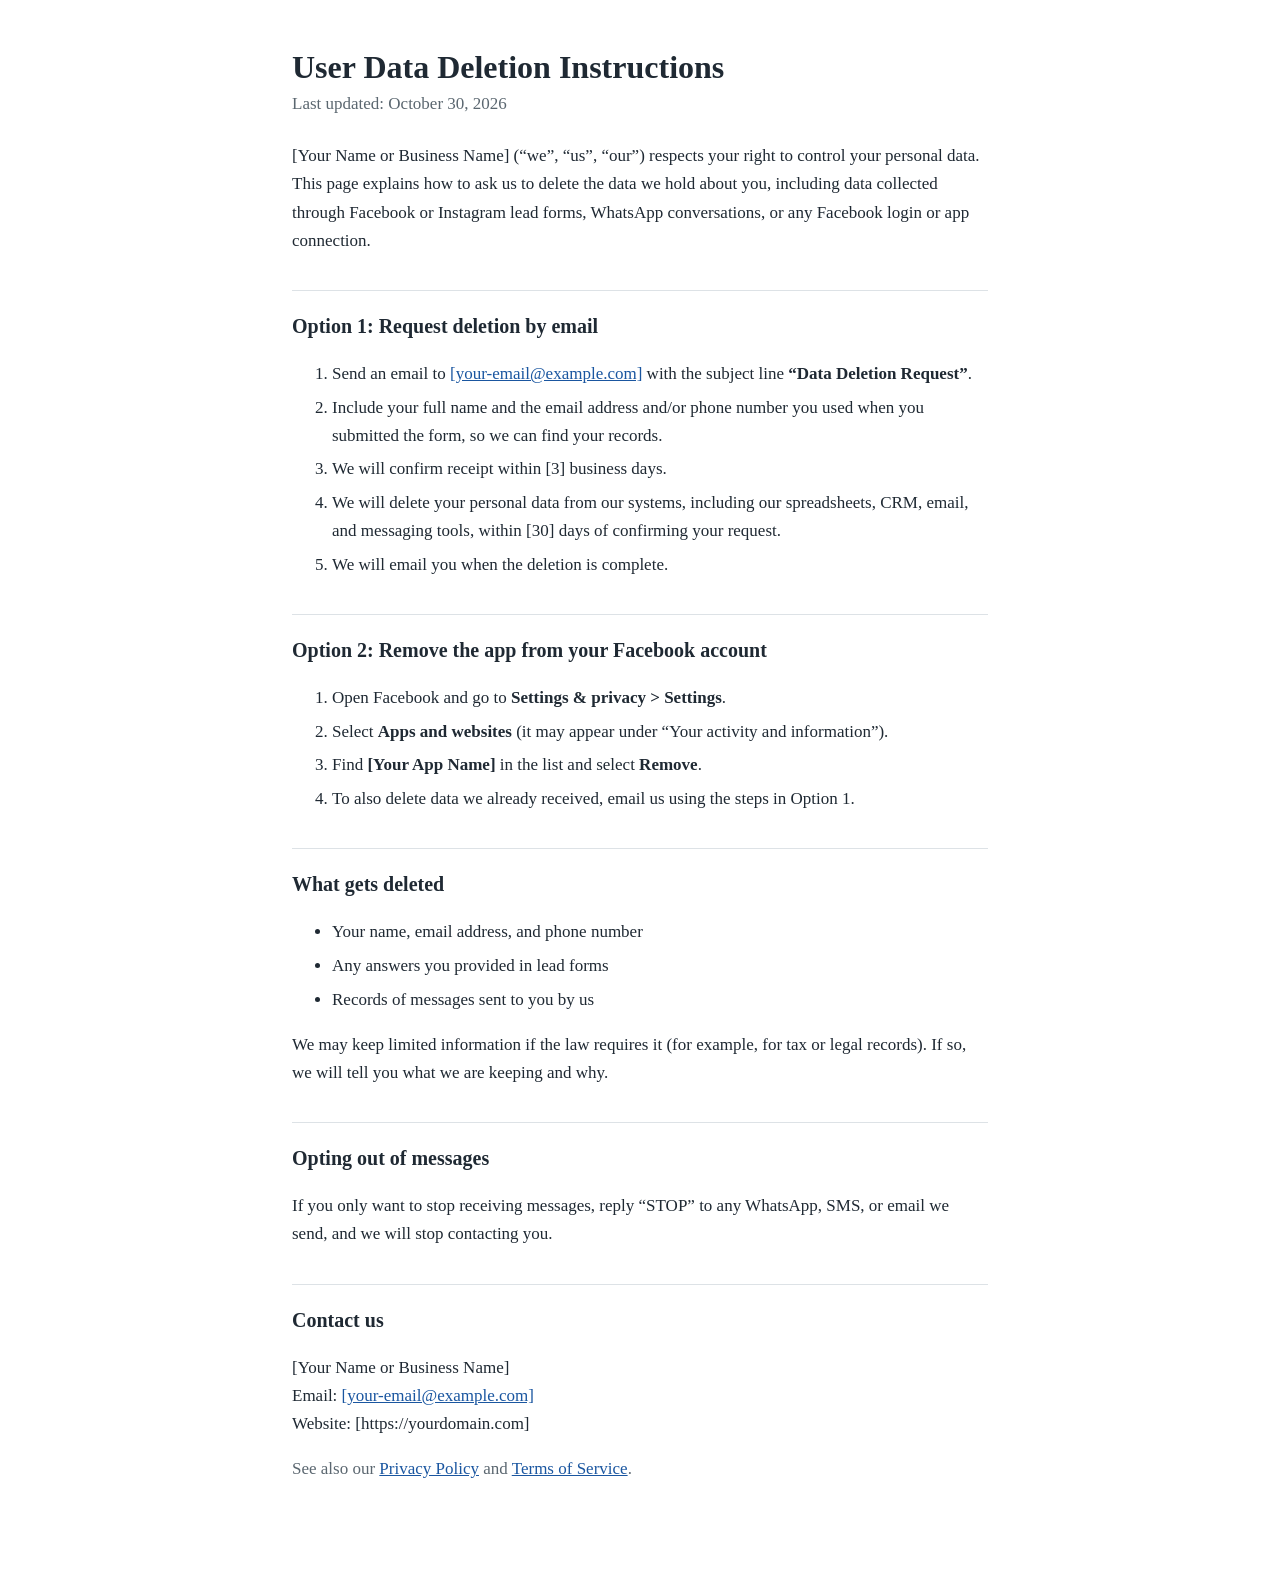
<file: data-deletion.html>
<!DOCTYPE html>
<html lang="en"><head><meta charset="utf-8">
<meta name="viewport" content="width=device-width, initial-scale=1">
<title>User Data Deletion Instructions</title>
<style>
:root{--bg:#ffffff;--fg:#1f2933;--muted:#5b6770;--rule:#dde2e6;--link:#1a56a0;color-scheme:light dark}
@media (prefers-color-scheme:dark){:root{--bg:#16191c;--fg:#e4e8eb;--muted:#9aa5ad;--rule:#2d3338;--link:#7db3f0}}
html{box-sizing:border-box}*,*:before,*:after{box-sizing:inherit}
body{margin:0;background:var(--bg);color:var(--fg);font:17px/1.65 Georgia,'Times New Roman',serif}
main{max-width:46rem;margin:0 auto;padding:3rem 1.25rem 4rem}
h1{font-size:2rem;line-height:1.2;margin:0 0 .25rem}
h2{font-size:1.25rem;margin:2.2rem 0 .5rem;padding-top:1.2rem;border-top:1px solid var(--rule)}
p.meta{color:var(--muted);margin:0 0 1.5rem}
a{color:var(--link)}
li{margin:.35rem 0}
</style></head>
<body><main>
<h1>User Data Deletion Instructions</h1>
<p class="meta">Last updated: October 30, 2026</p>

<p>[Your Name or Business Name] (&ldquo;we&rdquo;, &ldquo;us&rdquo;, &ldquo;our&rdquo;) respects your right to control your personal data. This page explains how to ask us to delete the data we hold about you, including data collected through Facebook or Instagram lead forms, WhatsApp conversations, or any Facebook login or app connection.</p>

<h2>Option 1: Request deletion by email</h2>
<ol>
<li>Send an email to <a href="mailto:your-email@example.com">[your-email@example.com]</a> with the subject line <strong>&ldquo;Data Deletion Request&rdquo;</strong>.</li>
<li>Include your full name and the email address and/or phone number you used when you submitted the form, so we can find your records.</li>
<li>We will confirm receipt within [3] business days.</li>
<li>We will delete your personal data from our systems, including our spreadsheets, CRM, email, and messaging tools, within [30] days of confirming your request.</li>
<li>We will email you when the deletion is complete.</li>
</ol>

<h2>Option 2: Remove the app from your Facebook account</h2>
<ol>
<li>Open Facebook and go to <strong>Settings &amp; privacy &gt; Settings</strong>.</li>
<li>Select <strong>Apps and websites</strong> (it may appear under &ldquo;Your activity and information&rdquo;).</li>
<li>Find <strong>[Your App Name]</strong> in the list and select <strong>Remove</strong>.</li>
<li>To also delete data we already received, email us using the steps in Option 1.</li>
</ol>

<h2>What gets deleted</h2>
<ul>
<li>Your name, email address, and phone number</li>
<li>Any answers you provided in lead forms</li>
<li>Records of messages sent to you by us</li>
</ul>
<p>We may keep limited information if the law requires it (for example, for tax or legal records). If so, we will tell you what we are keeping and why.</p>

<h2>Opting out of messages</h2>
<p>If you only want to stop receiving messages, reply &ldquo;STOP&rdquo; to any WhatsApp, SMS, or email we send, and we will stop contacting you.</p>

<h2>Contact us</h2>
<p>[Your Name or Business Name]<br>
Email: <a href="mailto:your-email@example.com">[your-email@example.com]</a><br>
Website: [https://yourdomain.com]</p>

<p class="meta">See also our <a href="privacy.html">Privacy Policy</a> and <a href="terms.html">Terms of Service</a>.</p>
</main></body></html>
</file>
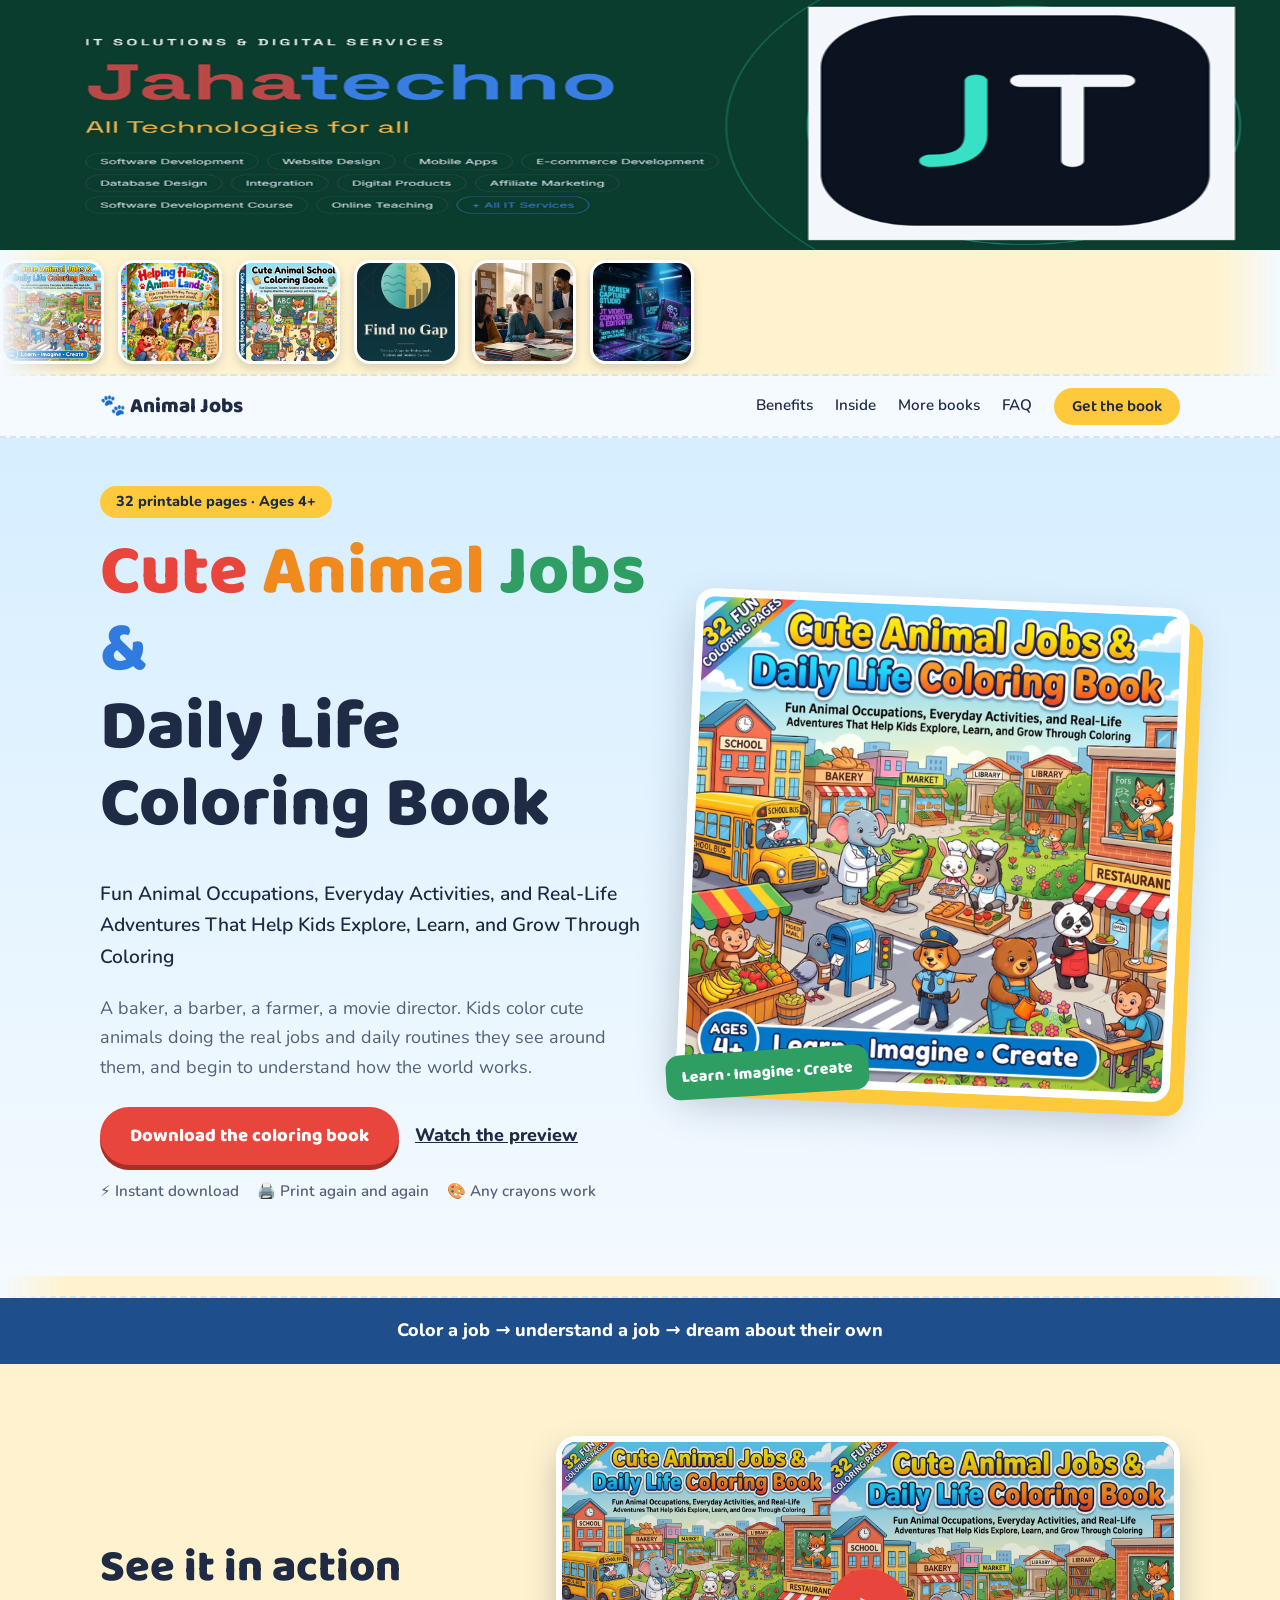
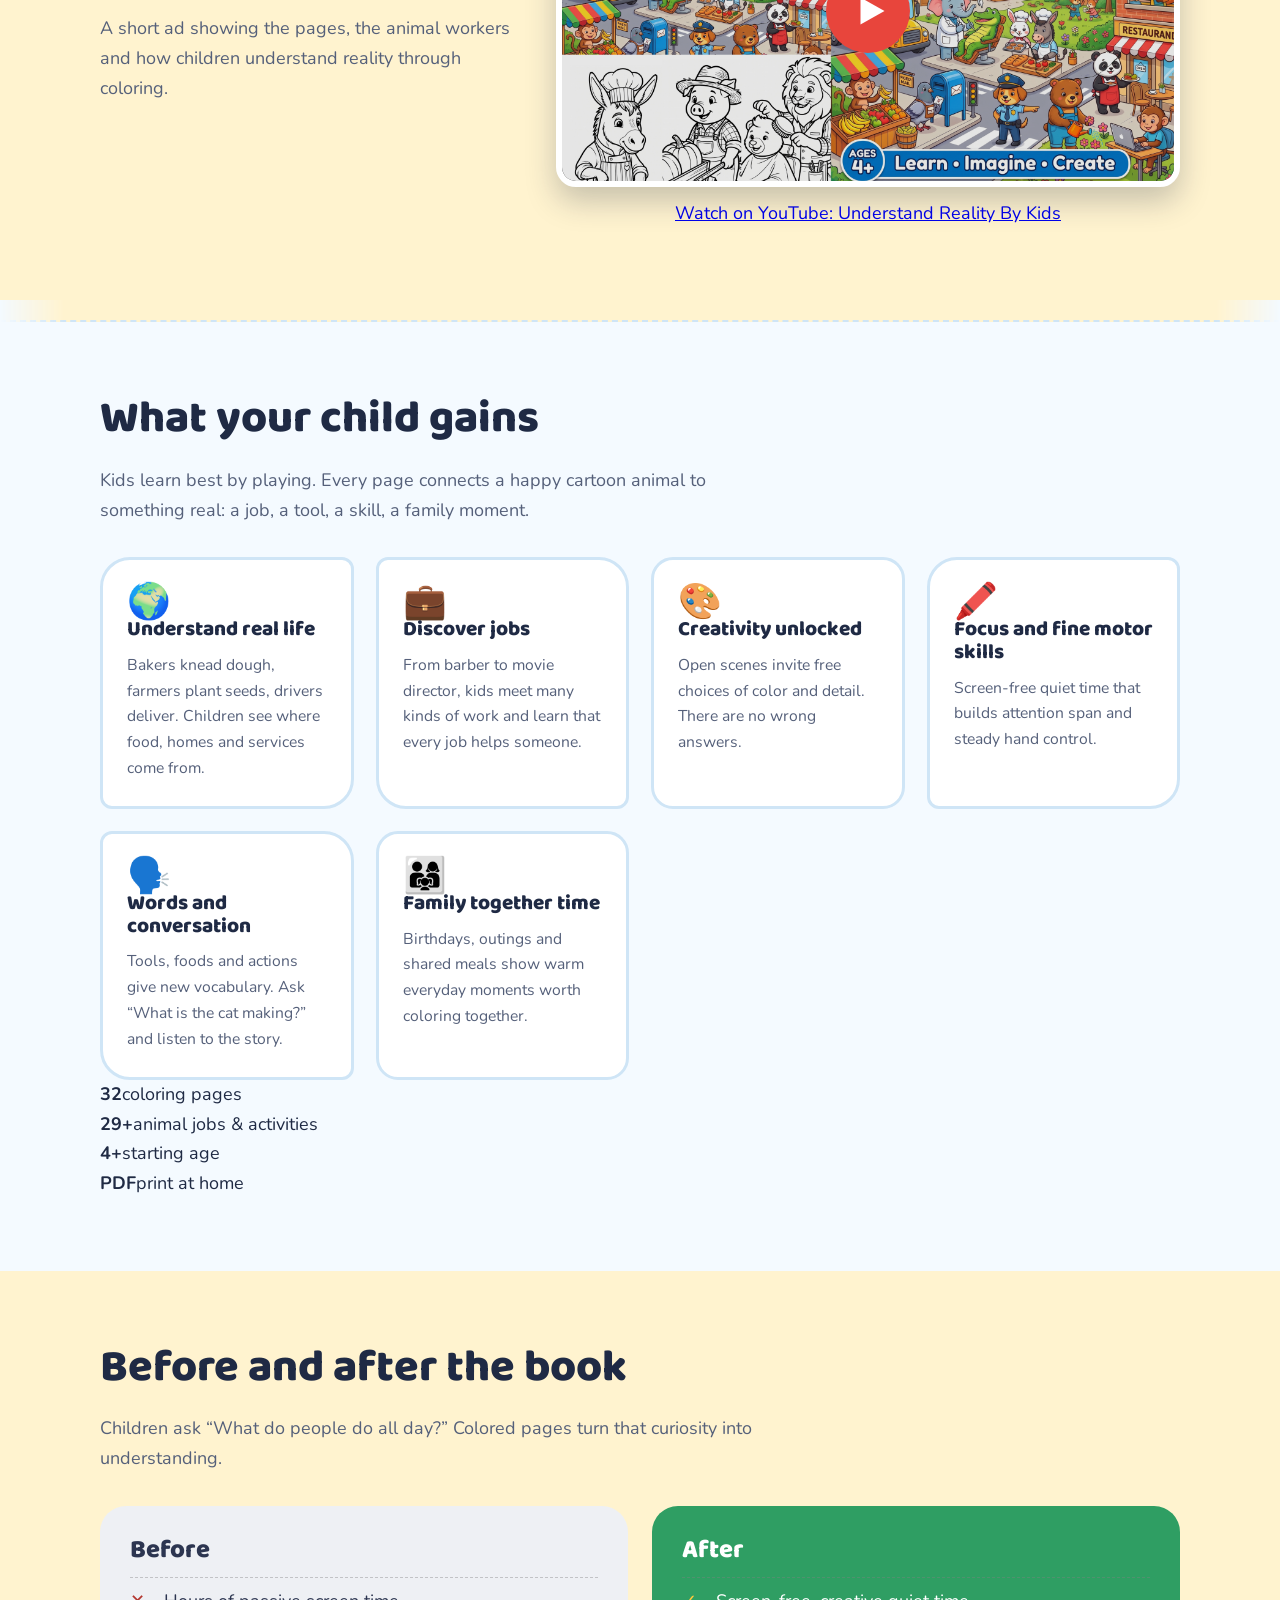
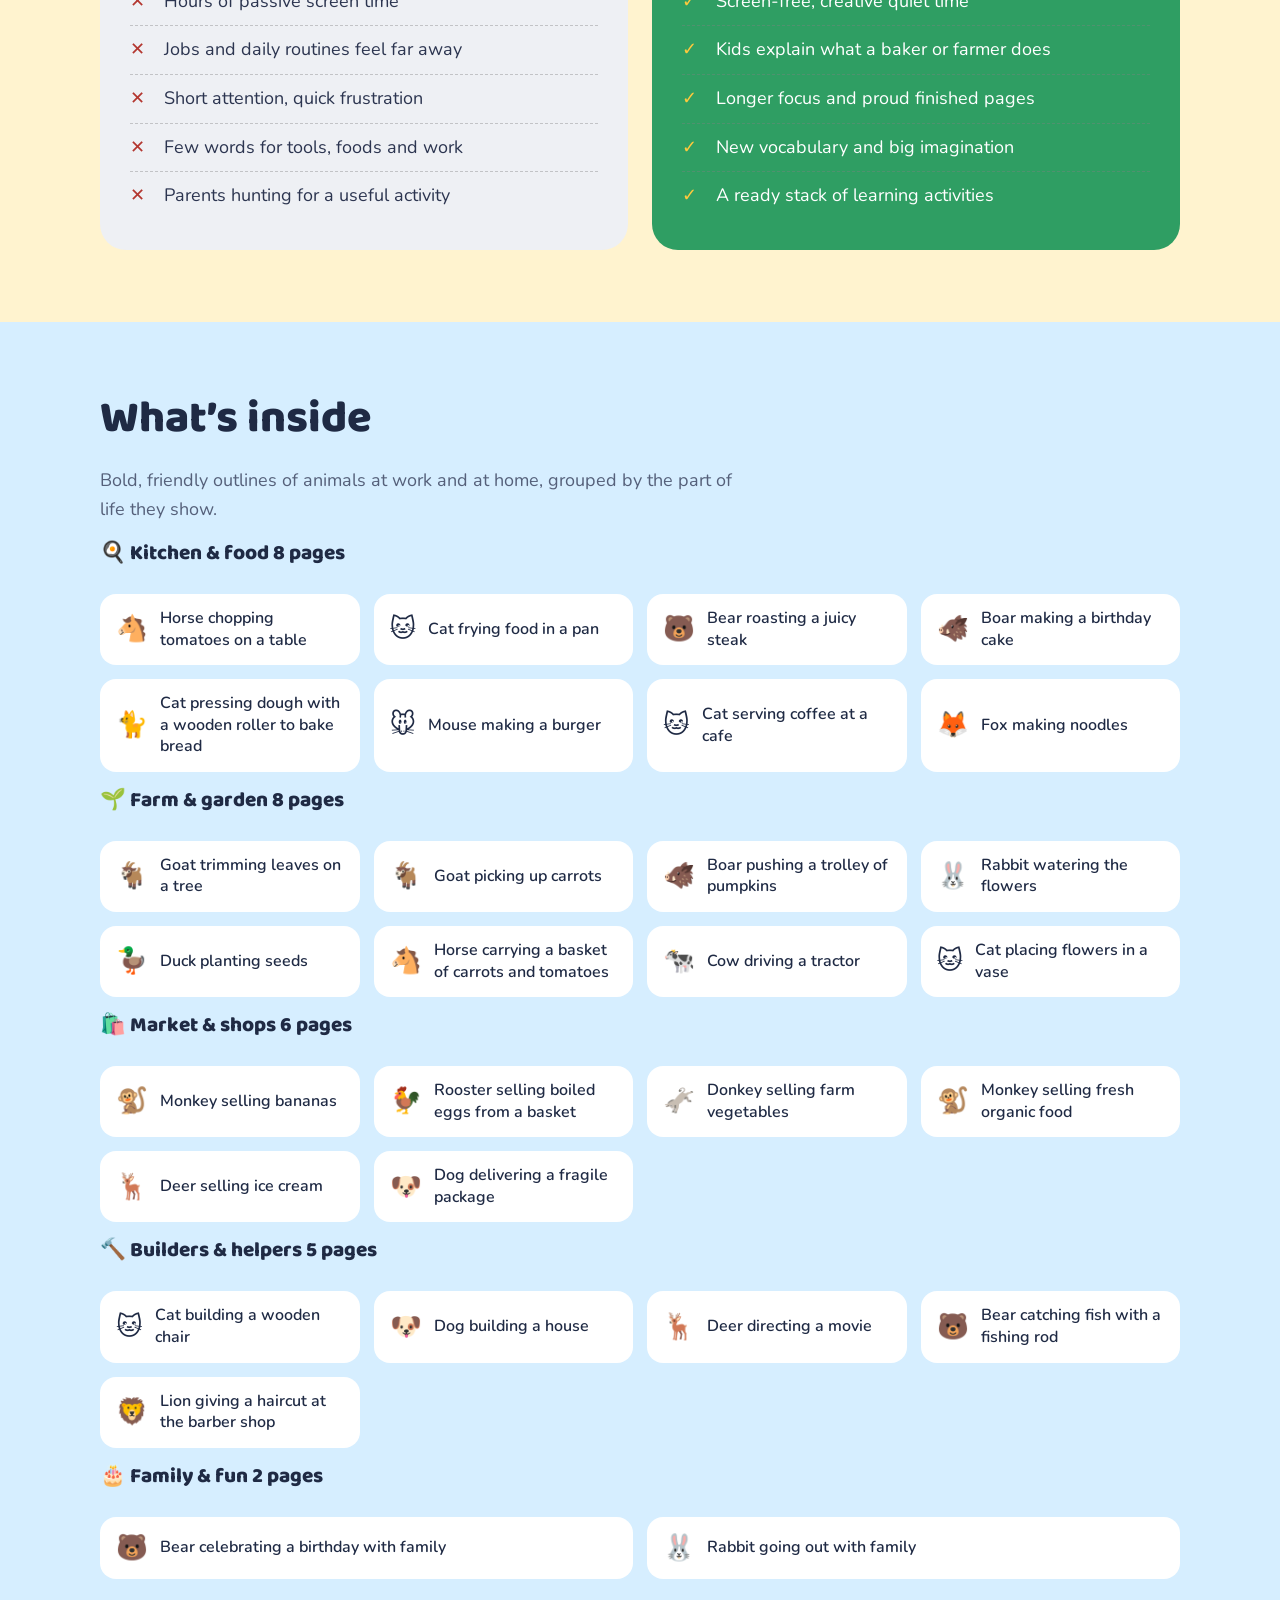
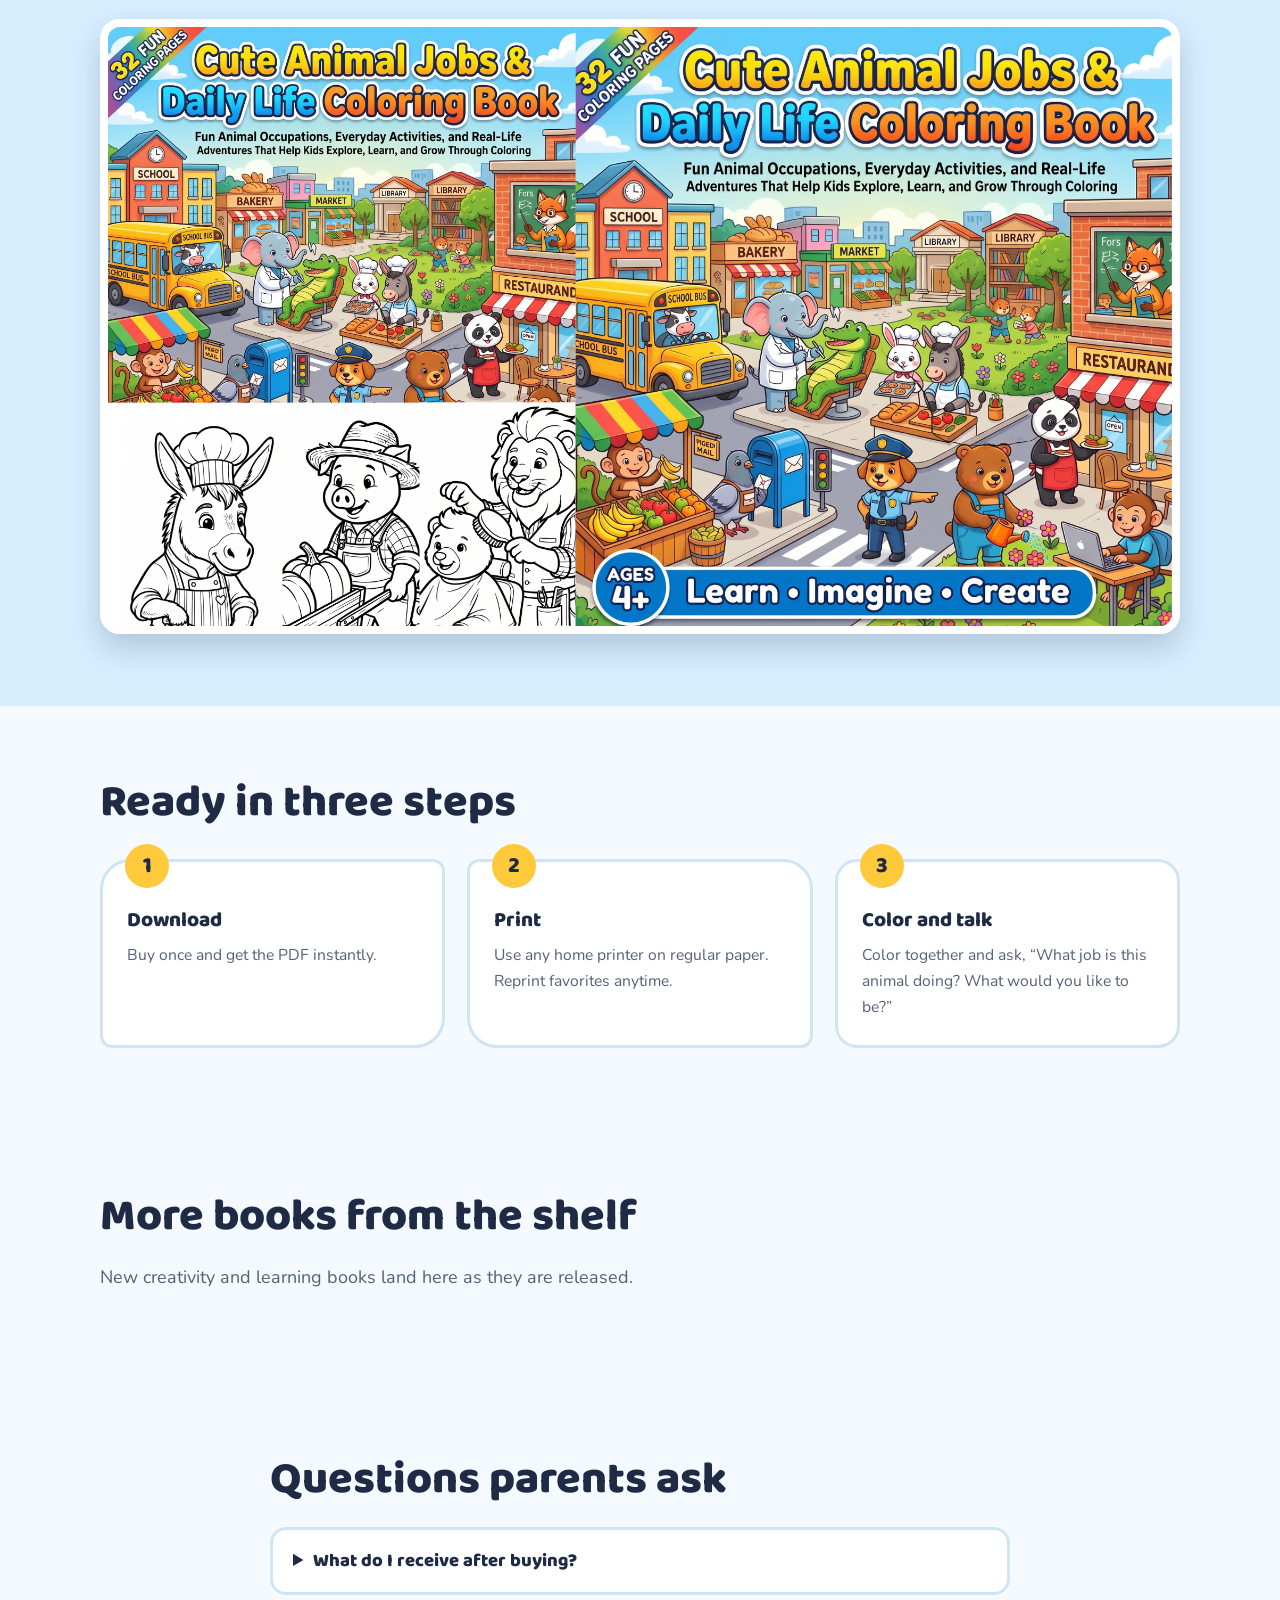
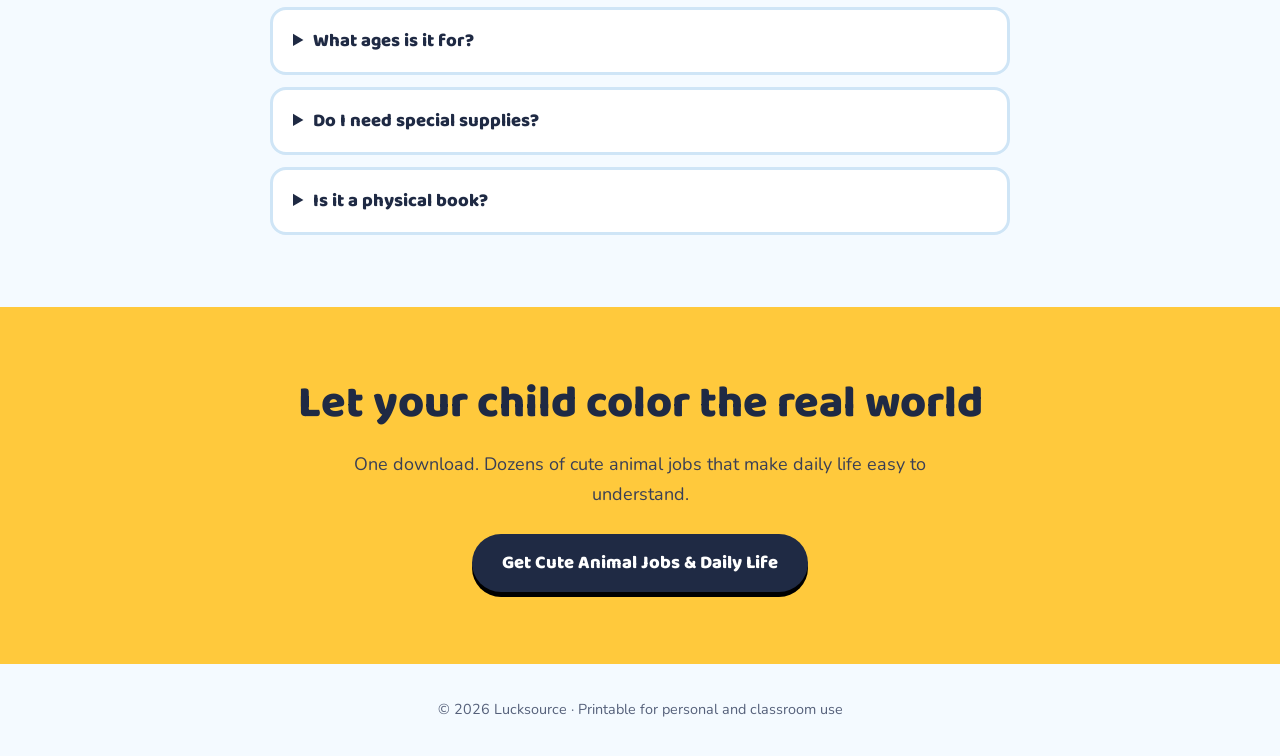
<file: fasterunderstanding.html>
<!DOCTYPE html>
<html lang="en">
<head>
<meta charset="utf-8">
<meta name="viewport" content="width=device-width, initial-scale=1, viewport-fit=cover">
<meta name="p:domain_verify" content="902cdfe76a651cce641a2b0a8f173975"/>
<title>Cute Animal Jobs &amp; Daily Life Coloring Book for Kids (Printable PDF)</title>
<meta name="description" content="A printable kids coloring book where cute animals bake, farm, build, deliver and shop. Helps children understand real-life jobs and daily routines while they color. Instant digital download.">
<meta name="keywords" content="animal jobs coloring book, daily life coloring pages, kids coloring book, printable coloring book, community helpers for kids, animal coloring pages, digital download">
<meta name="robots" content="index, follow, max-image-preview:large">
<meta property="og:type" content="product">
<meta property="og:title" content="Cute Animal Jobs &amp; Daily Life Coloring Book">
<meta property="og:description" content="Cute animals at work and at home. Kids color real-life jobs and everyday activities and understand the world around them. Printable digital download.">
<meta property="og:image" content="cuteanimal.png">
<meta name="twitter:card" content="summary_large_image">
<meta name="twitter:image" content="cuteanimal.png">
<meta name="theme-color" content="#FFC93C">
<link rel="preconnect" href="https://fonts.googleapis.com">
<link href="https://fonts.googleapis.com/css2?family=Baloo+2:wght@600;800&family=Nunito:wght@400;600;800&display=swap" rel="stylesheet">
<script type="application/ld+json">
{"@context":"https://schema.org","@type":"Product","name":"Cute Animal Jobs & Daily Life Coloring Book","description":"Fun Animal Occupations, Everyday Activities, and Real-Life Adventures That Help Kids Explore, Learn, and Grow Through Coloring. A printable 32-page coloring book.","image":"cuteanimal.png","category":"Coloring Book (Digital Download)","audience":{"@type":"PeopleAudience","suggestedMinAge":4,"suggestedMaxAge":10},"offers":{"@type":"Offer","url":"https://lucksource.gumroad.com/l/fasterunderstanding","availability":"https://schema.org/InStock","itemCondition":"https://schema.org/NewCondition"}}
</script>
<script type="application/ld+json">
{"@context":"https://schema.org","@type":"FAQPage","mainEntity":[
{"@type":"Question","name":"What do I receive after buying?","acceptedAnswer":{"@type":"Answer","text":"An instant digital download of the printable 32-page coloring book. Print as many copies as you need for your own family or classroom."}},
{"@type":"Question","name":"What ages is it for?","acceptedAnswer":{"@type":"Answer","text":"Ages 4 and up. Bold outlines suit younger children, and busy scenes give older kids more to color."}},
{"@type":"Question","name":"Do I need special supplies?","acceptedAnswer":{"@type":"Answer","text":"No. Crayons, colored pencils or washable markers all work on standard printer paper."}}]}
</script>

  

</head>
<body>
 <div id="loading-overlay"><div class="spinner"></div></div>
<noscript><style>#loading-overlay{display:none}</style></noscript>
   <!-- ===== JAHATECHNO BANNER ===== -->
 
<a class="jt-banner" href="#top" aria-label="Jahatechno - All Technologies for all">
<img src="Jahatechnologo.png" width="2880" height="520" alt="Jahatechno - All Technologies for all. Software development, website design, mobile apps, e-commerce, database design, integration, digital products, affiliate marketing, software development course, online teaching and all IT services.">
</a>

<style>
#loading-overlay{
    position:fixed;
    inset:0;
    display:flex;
    justify-content:center;
    align-items:center;
    background:#fff;
    z-index:9999;
    opacity:1;
    transition:opacity .5s ease;
}

#loading-overlay.hide{
    opacity:0;
    pointer-events:none;
}

.spinner{
    width:50px;
    height:50px;
    border:5px solid #ddd;
    border-top-color:#2563eb;
    border-radius:50%;
    animation:spin .8s linear infinite;
}

@keyframes spin{
    to{transform:rotate(360deg);}
}
</style>

<script>
window.addEventListener("load", () => {
    const loader = document.getElementById("loading-overlay");

    loader.classList.add("hide");

    setTimeout(() => {
        loader.remove();
    }, 500); // match CSS transition duration
});
</script>

<!-- ===== PRODUCT TICKER =====
     HOW TO ADD A NEW PRODUCT: copy one <li>...</li> line below, paste it at the end of the list,
     then change the Gumroad link (href), the image file name (src) and the product name (alt).
     Keep your images in the same folder as this index page.
     Tip: use square images (about 300x300 px) for the best look. -->
<div class="ticker" id="ticker" role="region" aria-label="Our products">
    <ul class="ticker-track" id="tickerTrack"></ul>
</div>

<header class="top"><div class="wrap">
<a class="logo" href="#top">🐾 Animal Jobs</a>
<nav aria-label="Main"><a href="#benefits">Benefits</a><a href="#inside">Inside</a><a href="#more">More books</a><a href="#faq">FAQ</a><a class="btn alt" style="padding:6px 18px;font-size:1rem;box-shadow:none" href="https://lucksource.gumroad.com/l/fasterunderstanding" rel="noopener">Get the book</a></nav>
</div></header>

<main id="top">
<section class="hero"><div class="wrap">
<div>
<span class="pill">32 printable pages · Ages 4+</span>
<h1 class="rainbow"><span>Cute</span> <span>Animal</span> <span>Jobs</span> <span>&amp;</span><br><span>Daily</span> <span>Life</span> <span>Coloring Book</span></h1>
<p class="sub">Fun Animal Occupations, Everyday Activities, and Real-Life Adventures That Help Kids Explore, Learn, and Grow Through Coloring</p>
<p class="lead">A baker, a barber, a farmer, a movie director. Kids color cute animals doing the real jobs and daily routines they see around them, and begin to understand how the world works.</p>
<div class="cta-row"><a class="btn" href="https://lucksource.gumroad.com/l/fasterunderstanding" rel="noopener">Download the coloring book</a><a href="#video" style="font-weight:800;color:var(--ink)">Watch the preview</a></div>
<ul class="trust"><li>⚡ Instant download</li><li>🖨️ Print again and again</li><li>🎨 Any crayons work</li></ul>
</div>
<div class="book"><img src="cuteamimalthumbnail.png" width="600" height="600" alt="Cover of Cute Animal Jobs and Daily Life Coloring Book showing a school bus, bakery, market, library and animals at work"><div class="stamp">Learn · Imagine · Create</div></div>
</div></section>

<!-- ===== PRODUCT SLIDER 2 (before the video) : productsPath2.txt ===== -->
<div class="ticker" id="ticker2" data-src="productsPath2.txt" role="region" aria-label="More products"><ul class="ticker-track"></ul></div>



<div class="strip"><p>Color a job → understand a job → dream about their own</p></div>

<section class="video" id="video"><div class="wrap">
<div><h2>See it in action</h2><p class="lead">A short ad showing the pages, the animal workers and how children understand reality through coloring.</p></div>
<div>
<div class="player" id="player">
<img src="cuteanimal.png" alt="Preview of the Cute Animal Jobs and Daily Life coloring book cover and pages" loading="lazy">
<button type="button" aria-label="Play the Cute Animal Jobs and Daily Life video"><svg viewBox="0 0 24 24"><path d="M5 3l16 9-16 9z"/></svg></button>
</div>
<p style="text-align:center;margin:12px 0 0"><a href="https://www.youtube.com/watch?v=fkWyGpwIERA" rel="noopener" target="_blank">Watch on YouTube: Understand Reality By Kids</a></p>
</div>
</div></section>

<!-- ===== PRODUCT SLIDER 3 (after the video) : productsPath3.txt ===== -->
<div class="ticker rev" id="ticker3" data-src="productsPath3.txt" role="region" aria-label="Recommended products"><ul class="ticker-track"></ul></div>





<section id="benefits"><div class="wrap">
<h2>What your child gains</h2>
<p class="lead">Kids learn best by playing. Every page connects a happy cartoon animal to something real: a job, a tool, a skill, a family moment.</p>
<div class="grid">
<div class="card"><div class="ico">🌍</div><h3>Understand real life</h3><p>Bakers knead dough, farmers plant seeds, drivers deliver. Children see where food, homes and services come from.</p></div>
<div class="card"><div class="ico">💼</div><h3>Discover jobs</h3><p>From barber to movie director, kids meet many kinds of work and learn that every job helps someone.</p></div>
<div class="card"><div class="ico">🎨</div><h3>Creativity unlocked</h3><p>Open scenes invite free choices of color and detail. There are no wrong answers.</p></div>
<div class="card"><div class="ico">🖍️</div><h3>Focus and fine motor skills</h3><p>Screen-free quiet time that builds attention span and steady hand control.</p></div>
<div class="card"><div class="ico">🗣️</div><h3>Words and conversation</h3><p>Tools, foods and actions give new vocabulary. Ask “What is the cat making?” and listen to the story.</p></div>
<div class="card"><div class="ico">👨‍👩‍👧</div><h3>Family together time</h3><p>Birthdays, outings and shared meals show warm everyday moments worth coloring together.</p></div>
</div>
<div class="stats">
<div class="stat"><b>32</b><span>coloring pages</span></div>
<div class="stat"><b>29+</b><span>animal jobs &amp; activities</span></div>
<div class="stat"><b>4+</b><span>starting age</span></div>
<div class="stat"><b>PDF</b><span>print at home</span></div>
</div>
</div></section>

<section style="background:var(--wash)"><div class="wrap">
<h2>Before and after the book</h2>
<p class="lead">Children ask “What do people do all day?” Colored pages turn that curiosity into understanding.</p>
<div class="ba">
<div class="before"><h3>Before</h3><ul>
<li>Hours of passive screen time</li><li>Jobs and daily routines feel far away</li><li>Short attention, quick frustration</li><li>Few words for tools, foods and work</li><li>Parents hunting for a useful activity</li></ul></div>
<div class="after"><h3>After</h3><ul>
<li>Screen-free, creative quiet time</li><li>Kids explain what a baker or farmer does</li><li>Longer focus and proud finished pages</li><li>New vocabulary and big imagination</li><li>A ready stack of learning activities</li></ul></div>
</div></div></section>

<section class="inside" id="inside"><div class="wrap">
<h2>What’s inside</h2>
<p class="lead">Bold, friendly outlines of animals at work and at home, grouped by the part of life they show.</p>
<div class="cat"><h3><span aria-hidden="true">🍳</span> Kitchen &amp; food <span class="count">8 pages</span></h3><ul class="themes"><li><b>🐴</b>Horse chopping tomatoes on a table</li><li><b>🐱</b>Cat frying food in a pan</li><li><b>🐻</b>Bear roasting a juicy steak</li><li><b>🐗</b>Boar making a birthday cake</li><li><b>🐈</b>Cat pressing dough with a wooden roller to bake bread</li><li><b>🐭</b>Mouse making a burger</li><li><b>🐱</b>Cat serving coffee at a cafe</li><li><b>🦊</b>Fox making noodles</li></ul></div>
<div class="cat"><h3><span aria-hidden="true">🌱</span> Farm &amp; garden <span class="count">8 pages</span></h3><ul class="themes"><li><b>🐐</b>Goat trimming leaves on a tree</li><li><b>🐐</b>Goat picking up carrots</li><li><b>🐗</b>Boar pushing a trolley of pumpkins</li><li><b>🐰</b>Rabbit watering the flowers</li><li><b>🦆</b>Duck planting seeds</li><li><b>🐴</b>Horse carrying a basket of carrots and tomatoes</li><li><b>🐄</b>Cow driving a tractor</li><li><b>🐱</b>Cat placing flowers in a vase</li></ul></div>
<div class="cat"><h3><span aria-hidden="true">🛍️</span> Market &amp; shops <span class="count">6 pages</span></h3><ul class="themes"><li><b>🐒</b>Monkey selling bananas</li><li><b>🐓</b>Rooster selling boiled eggs from a basket</li><li><b>🫏</b>Donkey selling farm vegetables</li><li><b>🐒</b>Monkey selling fresh organic food</li><li><b>🦌</b>Deer selling ice cream</li><li><b>🐶</b>Dog delivering a fragile package</li></ul></div>
<div class="cat"><h3><span aria-hidden="true">🔨</span> Builders &amp; helpers <span class="count">5 pages</span></h3><ul class="themes"><li><b>🐱</b>Cat building a wooden chair</li><li><b>🐶</b>Dog building a house</li><li><b>🦌</b>Deer directing a movie</li><li><b>🐻</b>Bear catching fish with a fishing rod</li><li><b>🦁</b>Lion giving a haircut at the barber shop</li></ul></div>
<div class="cat"><h3><span aria-hidden="true">🎂</span> Family &amp; fun <span class="count">2 pages</span></h3><ul class="themes"><li><b>🐻</b>Bear celebrating a birthday with family</li><li><b>🐰</b>Rabbit going out with family</li></ul></div>

<div class="peek"><img src="cuteanimal.png" width="2000" height="1125" loading="lazy" alt="Front cover of the coloring book with a school, bakery and market, beside sample line-art pages of a donkey chef, a pig farmer and a lion barber"></div>
</div></section>

<section class="how"><div class="wrap">
<h2>Ready in three steps</h2>
<div class="grid">
<div class="card"><h3>Download</h3><p>Buy once and get the PDF instantly.</p></div>
<div class="card"><h3>Print</h3><p>Use any home printer on regular paper. Reprint favorites anytime.</p></div>
<div class="card"><h3>Color and talk</h3><p>Color together and ask, “What job is this animal doing? What would you like to be?”</p></div>
</div></div></section>

<section class="shop" id="more"><div class="wrap">
<h2>More books from the shelf</h2>
<p class="lead">New creativity and learning books land here as they are released.</p>
<div class="pgrid" id="products"></div>
</div></section>

<section id="faq"><div class="wrap" style="max-width:780px">
<h2>Questions parents ask</h2>
<details><summary>What do I receive after buying?</summary><p>An instant digital download of the printable 32-page coloring book. Print as many copies as you need for your own family or classroom.</p></details>
<details><summary>What ages is it for?</summary><p>Ages 4 and up. Bold outlines suit younger children, and busy scenes give older kids more to color.</p></details>
<details><summary>Do I need special supplies?</summary><p>No. Crayons, colored pencils or washable markers all work on standard printer paper.</p></details>
<details><summary>Is it a physical book?</summary><p>No, it is a digital PDF you print at home, so there is no shipping wait.</p></details>
</div></section>

<section class="final"><div class="wrap">
<h2>Let your child color the real world</h2>
<p class="lead">One download. Dozens of cute animal jobs that make daily life easy to understand.</p>
<a class="btn" href="https://lucksource.gumroad.com/l/fasterunderstanding" rel="noopener">Get Cute Animal Jobs &amp; Daily Life</a>
</div></section>
</main>

<footer><div class="wrap">© <span id="yr">2026</span> Lucksource · Printable for personal and classroom use</div></footer>
<div class="sticky"><a class="btn" href="https://lucksource.gumroad.com/l/fasterunderstanding" rel="noopener">Download the coloring book</a></div>

<script>
(function(){
var pl=document.getElementById("player");
pl.querySelector("button").addEventListener("click",function(){
var f=document.createElement("iframe");f.src="https://www.youtube-nocookie.com/embed/fkWyGpwIERA?autoplay=1&rel=0";
f.title="Inspiration To Education video";f.allow="autoplay; encrypted-media; picture-in-picture";f.allowFullscreen=true;
pl.innerHTML="";pl.appendChild(f)});
document.getElementById("yr").textContent=new Date().getFullYear();
var box=document.getElementById("ticker"),ul=document.getElementById("tickerTrack");
var originals=[].slice.call(ul.children);
if(window.matchMedia&&window.matchMedia("(prefers-reduced-motion: reduce)").matches)return;
var SPEED=60;
function build(){
[].slice.call(ul.querySelectorAll("[data-clone]")).forEach(function(n){ul.removeChild(n)});
var setW=ul.offsetWidth;if(!setW)return;
var n=Math.max(1,Math.ceil(box.clientWidth/setW));
for(var r=0;r<n*2-1;r++){originals.forEach(function(li){
var c=li.cloneNode(true);c.setAttribute("data-clone","");c.setAttribute("aria-hidden","true");
[].forEach.call(c.querySelectorAll("a"),function(a){a.tabIndex=-1});ul.appendChild(c)})}
box.style.setProperty("--dur",(n*setW/SPEED)+"s");box.classList.add("is-live")}
build();
var t;window.addEventListener("resize",function(){clearTimeout(t);t=setTimeout(build,200)});
})();
</script>

<script> 
async function loadPage() {
    const tickerTrack = document.getElementById("tickerTrack");

    try {
        // Read the product list from the text file
       
  
        const response = await fetch("productsPath.txt");

        if (!response.ok) {
            throw new Error("Could not load productsPath.txt");
        }

        const text = await response.text();

       
        // Create the UL > LI > A > IMG structure
        const lines = text.split(/\r?\n/);

        lines.forEach(line => {
            if (!line.trim()) return;

            const [href, src, alt] = line.split("|").map(x => x.trim());

            if (!href || !src) return;

            const li = document.createElement("li");
            const a = document.createElement("a");
            const img = document.createElement("img");

            a.href = href;
            a.target = "_blank";
            a.rel = "noopener";

            img.src = src;
            img.alt = alt || "";
            img.decoding = "async";

            a.appendChild(img);
            li.appendChild(a);
            tickerTrack.appendChild(li);
        });

          const link = document.createElement("link");
        link.rel = "stylesheet";
        link.href = "style.css";
        document.head.appendChild(link);
      

    } catch (error) {
        console.error("Ticker loading error:", error);
    }

    
}

document.addEventListener("DOMContentLoaded", loadPage);

</script> 
    
</body>
</html>
</file>
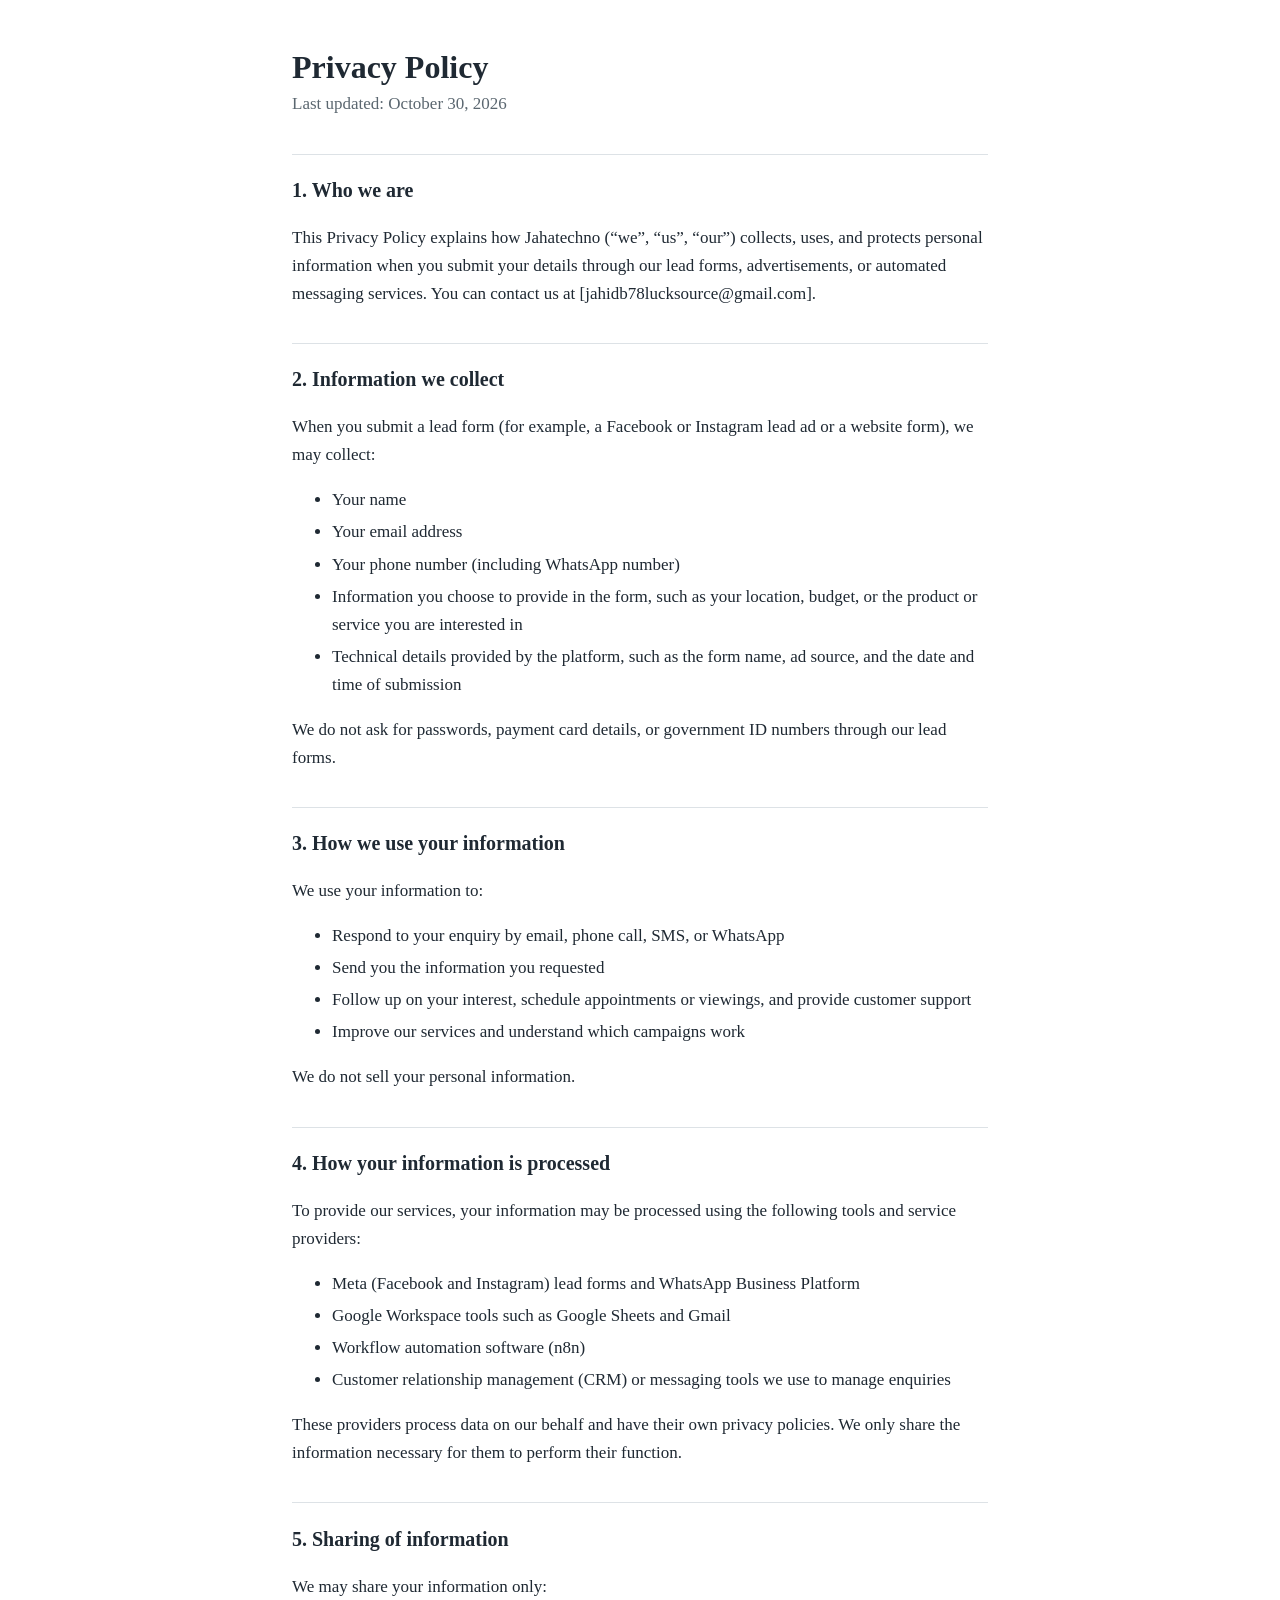
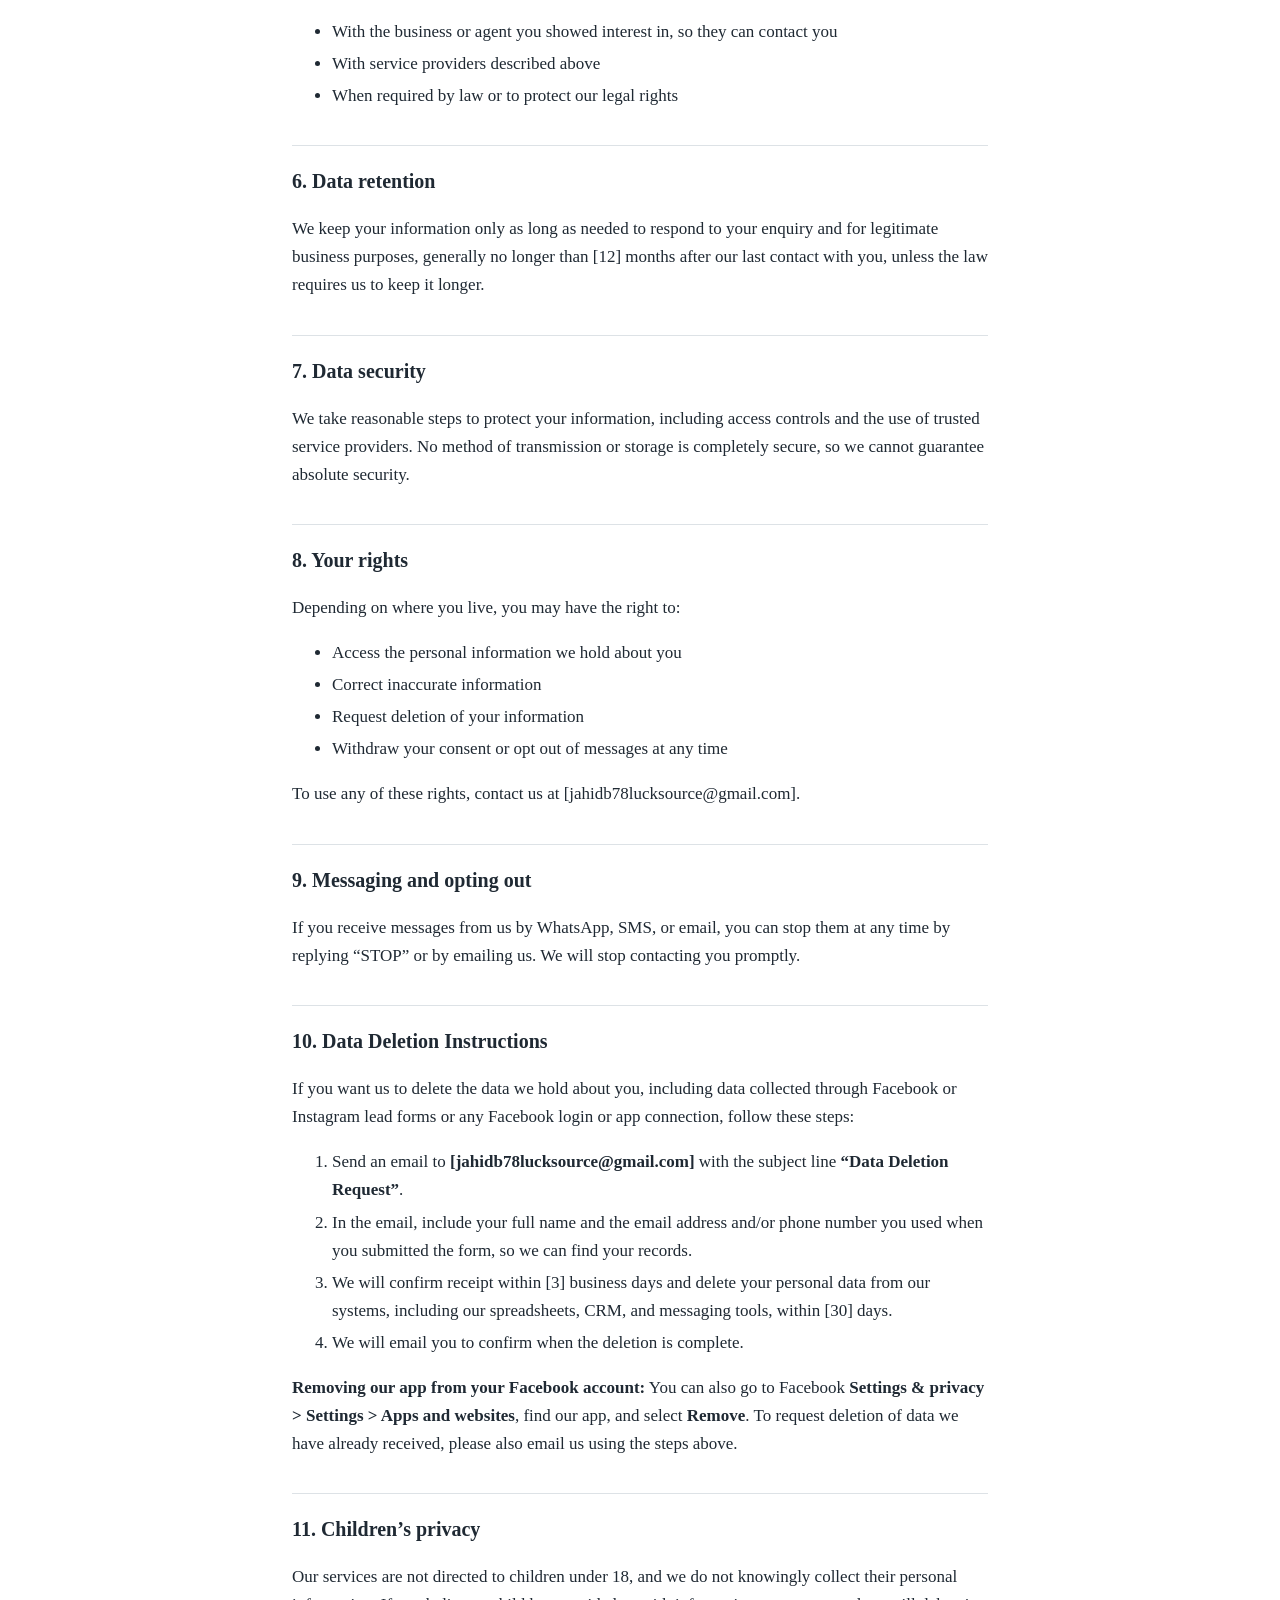
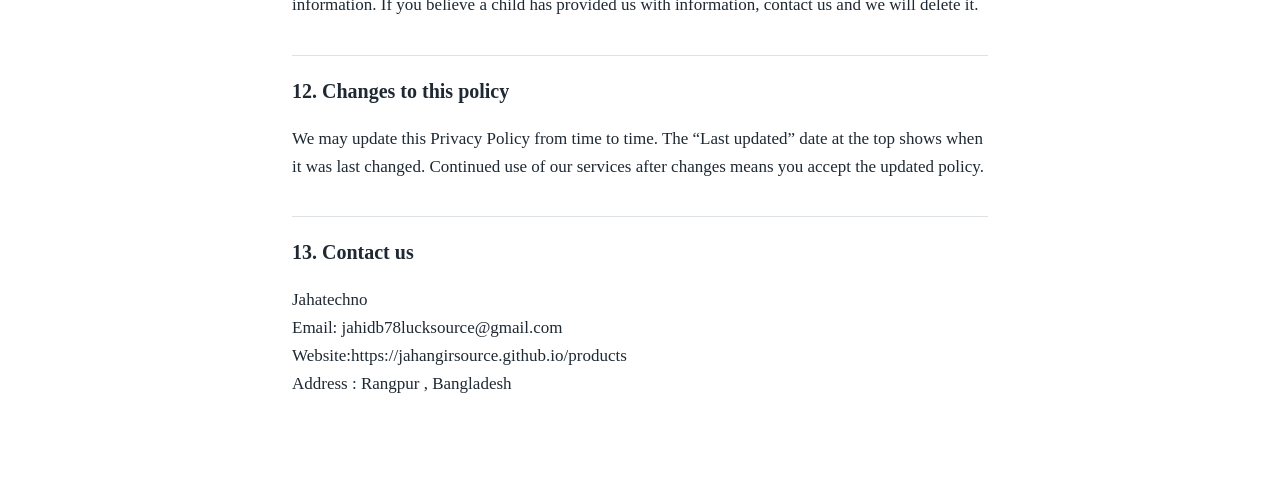
<file: privacy.html>
<!DOCTYPE html>
<html lang="en"><head><meta charset="utf-8">
<meta name="viewport" content="width=device-width, initial-scale=1">
<title>Privacy Policy</title><style>
:root{--bg:#ffffff;--fg:#1f2933;--muted:#5b6770;--rule:#dde2e6;--link:#1a56a0;color-scheme:light dark}
@media (prefers-color-scheme:dark){:root{--bg:#16191c;--fg:#e4e8eb;--muted:#9aa5ad;--rule:#2d3338;--link:#7db3f0}}
html{box-sizing:border-box}*,*:before,*:after{box-sizing:inherit}
body{margin:0;background:var(--bg);color:var(--fg);font:17px/1.65 Georgia,'Times New Roman',serif}
main{max-width:46rem;margin:0 auto;padding:3rem 1.25rem 4rem}
h1{font-size:2rem;line-height:1.2;margin:0 0 .25rem}
h2{font-size:1.25rem;margin:2.2rem 0 .5rem;padding-top:1.2rem;border-top:1px solid var(--rule)}
p.meta{color:var(--muted);margin:0 0 1.5rem}
a{color:var(--link)}
li{margin:.25rem 0}
</style></head>
<body><main>
<h1>Privacy Policy</h1>
<p class="meta">Last updated: October 30, 2026</p>

<h2>1. Who we are</h2>
<p>This Privacy Policy explains how Jahatechno (&ldquo;we&rdquo;, &ldquo;us&rdquo;, &ldquo;our&rdquo;) collects, uses, and protects personal information when you submit your details through our lead forms, advertisements, or automated messaging services. You can contact us at [jahidb78lucksource@gmail.com].</p>
<h2>2. Information we collect</h2>
<p>When you submit a lead form (for example, a Facebook or Instagram lead ad or a website form), we may collect:</p>
<ul><li>Your name</li><li>Your email address</li><li>Your phone number (including WhatsApp number)</li><li>Information you choose to provide in the form, such as your location, budget, or the product or service you are interested in</li><li>Technical details provided by the platform, such as the form name, ad source, and the date and time of submission</li></ul>
<p>We do not ask for passwords, payment card details, or government ID numbers through our lead forms.</p>
<h2>3. How we use your information</h2>
<p>We use your information to:</p>
<ul><li>Respond to your enquiry by email, phone call, SMS, or WhatsApp</li><li>Send you the information you requested</li><li>Follow up on your interest, schedule appointments or viewings, and provide customer support</li><li>Improve our services and understand which campaigns work</li></ul>
<p>We do not sell your personal information.</p>
<h2>4. How your information is processed</h2>
<p>To provide our services, your information may be processed using the following tools and service providers:</p>
<ul><li>Meta (Facebook and Instagram) lead forms and WhatsApp Business Platform</li><li>Google Workspace tools such as Google Sheets and Gmail</li><li>Workflow automation software (n8n)</li><li>Customer relationship management (CRM) or messaging tools we use to manage enquiries</li></ul>
<p>These providers process data on our behalf and have their own privacy policies. We only share the information necessary for them to perform their function.</p>
<h2>5. Sharing of information</h2>
<p>We may share your information only:</p>
<ul><li>With the business or agent you showed interest in, so they can contact you</li><li>With service providers described above</li><li>When required by law or to protect our legal rights</li></ul>
<h2>6. Data retention</h2>
<p>We keep your information only as long as needed to respond to your enquiry and for legitimate business purposes, generally no longer than [12] months after our last contact with you, unless the law requires us to keep it longer.</p>
<h2>7. Data security</h2>
<p>We take reasonable steps to protect your information, including access controls and the use of trusted service providers. No method of transmission or storage is completely secure, so we cannot guarantee absolute security.</p>
<h2>8. Your rights</h2>
<p>Depending on where you live, you may have the right to:</p>
<ul><li>Access the personal information we hold about you</li><li>Correct inaccurate information</li><li>Request deletion of your information</li><li>Withdraw your consent or opt out of messages at any time</li></ul>
<p>To use any of these rights, contact us at [jahidb78lucksource@gmail.com].</p>
<h2>9. Messaging and opting out</h2>
<p>If you receive messages from us by WhatsApp, SMS, or email, you can stop them at any time by replying &ldquo;STOP&rdquo; or by emailing us. We will stop contacting you promptly.</p>
<h2 id="data-deletion">10. Data Deletion Instructions</h2>
<p>If you want us to delete the data we hold about you, including data collected through Facebook or Instagram lead forms or any Facebook login or app connection, follow these steps:</p>
<ol><li>Send an email to <strong>[jahidb78lucksource@gmail.com]</strong> with the subject line <strong>&ldquo;Data Deletion Request&rdquo;</strong>.</li><li>In the email, include your full name and the email address and/or phone number you used when you submitted the form, so we can find your records.</li><li>We will confirm receipt within [3] business days and delete your personal data from our systems, including our spreadsheets, CRM, and messaging tools, within [30] days.</li><li>We will email you to confirm when the deletion is complete.</li></ol>
<p><strong>Removing our app from your Facebook account:</strong> You can also go to Facebook <strong>Settings &amp; privacy &gt; Settings &gt; Apps and websites</strong>, find our app, and select <strong>Remove</strong>. To request deletion of data we have already received, please also email us using the steps above.</p>
<h2>11. Children&rsquo;s privacy</h2>
<p>Our services are not directed to children under 18, and we do not knowingly collect their personal information. If you believe a child has provided us with information, contact us and we will delete it.</p>
<h2>12. Changes to this policy</h2>
<p>We may update this Privacy Policy from time to time. The &ldquo;Last updated&rdquo; date at the top shows when it was last changed. Continued use of our services after changes means you accept the updated policy.</p>
<h2>13. Contact us</h2>
<p>Jahatechno<br>Email: jahidb78lucksource@gmail.com<br>Website:https://jahangirsource.github.io/products<br>Address : Rangpur , Bangladesh</p>

</main></body></html>
</file>
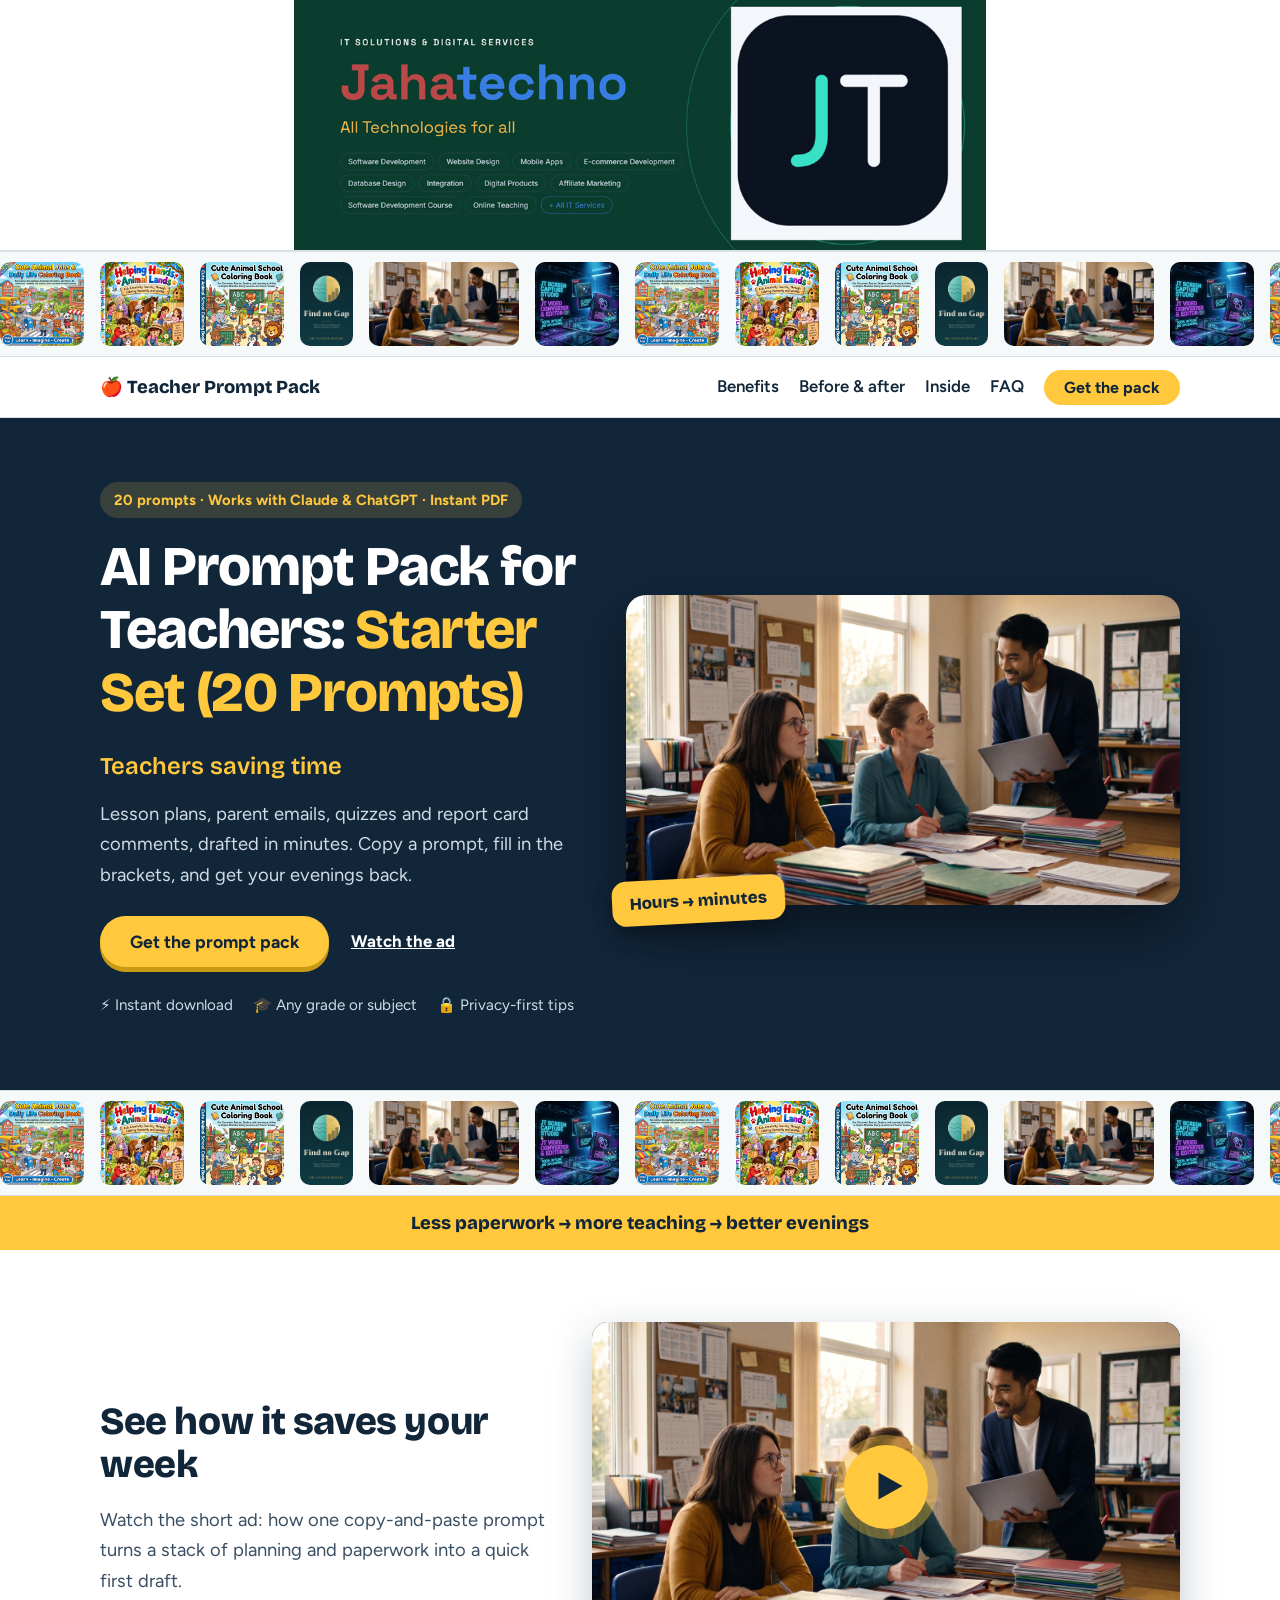
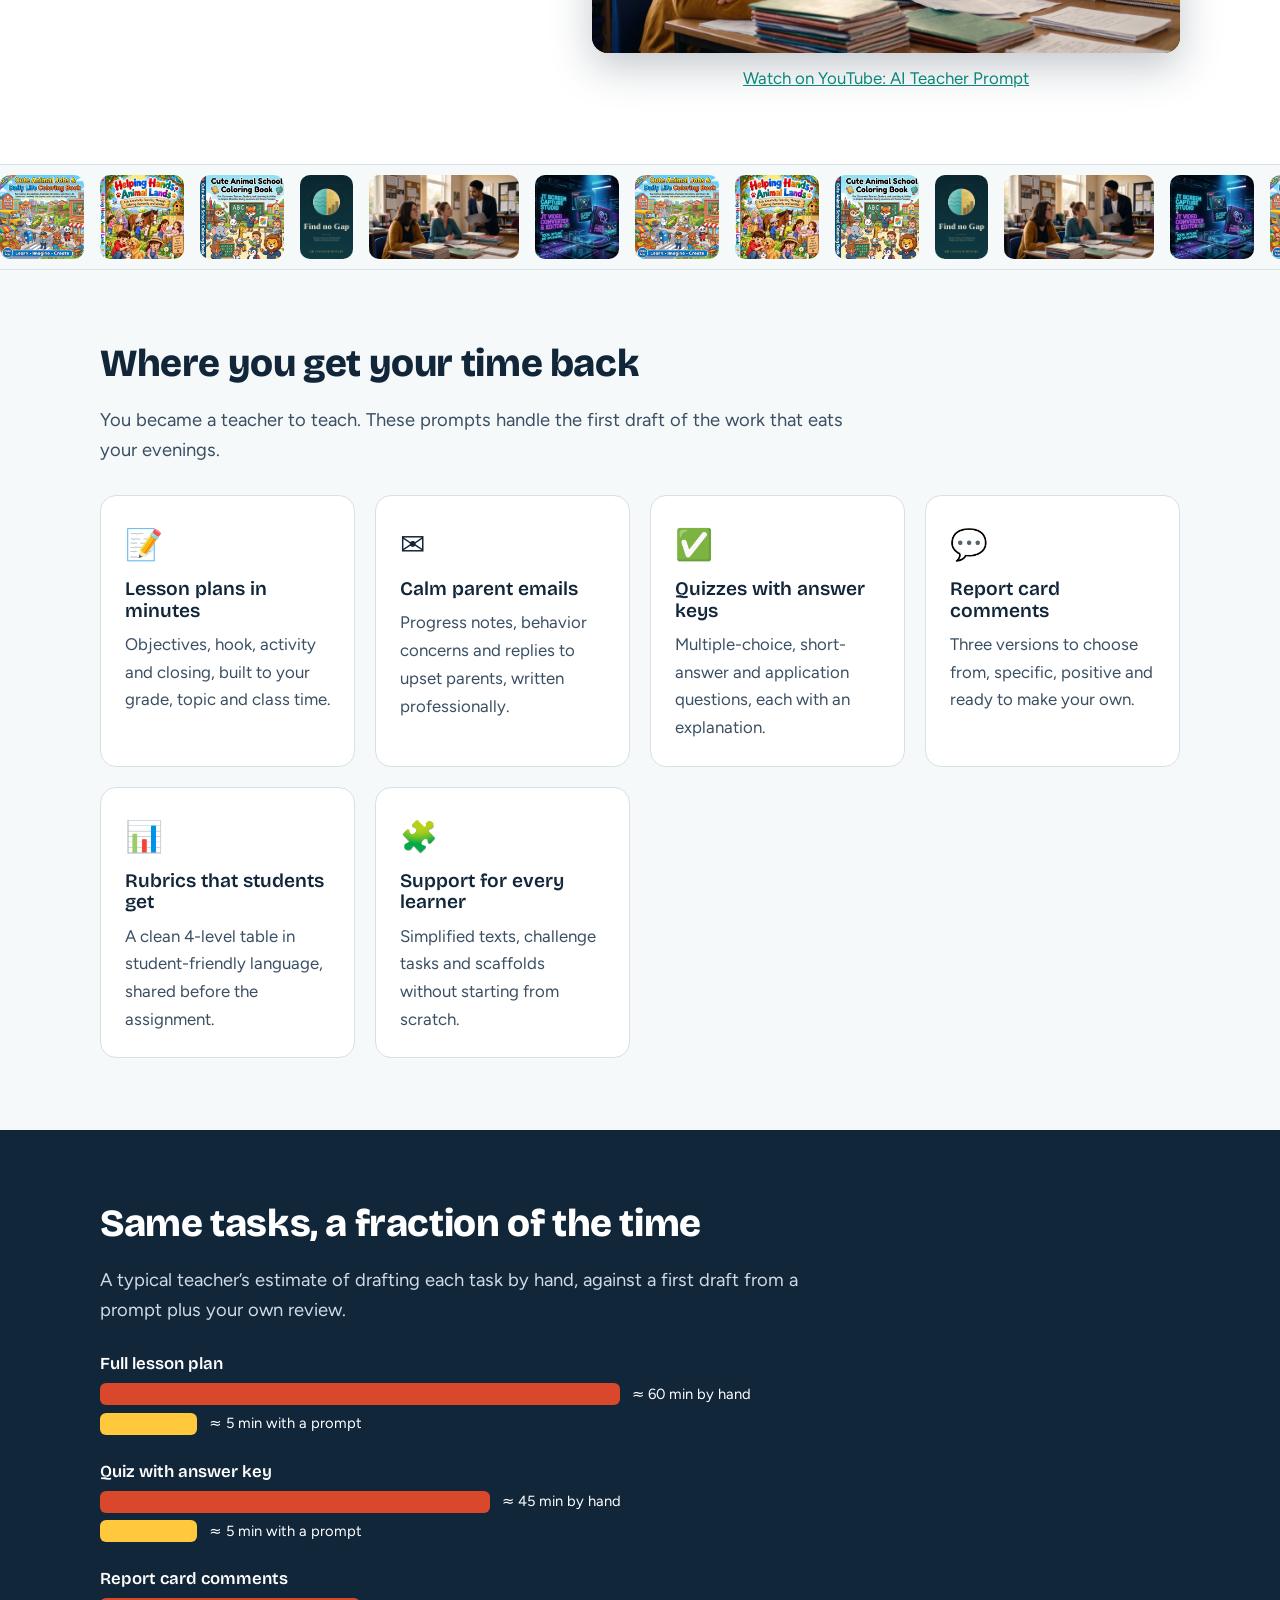
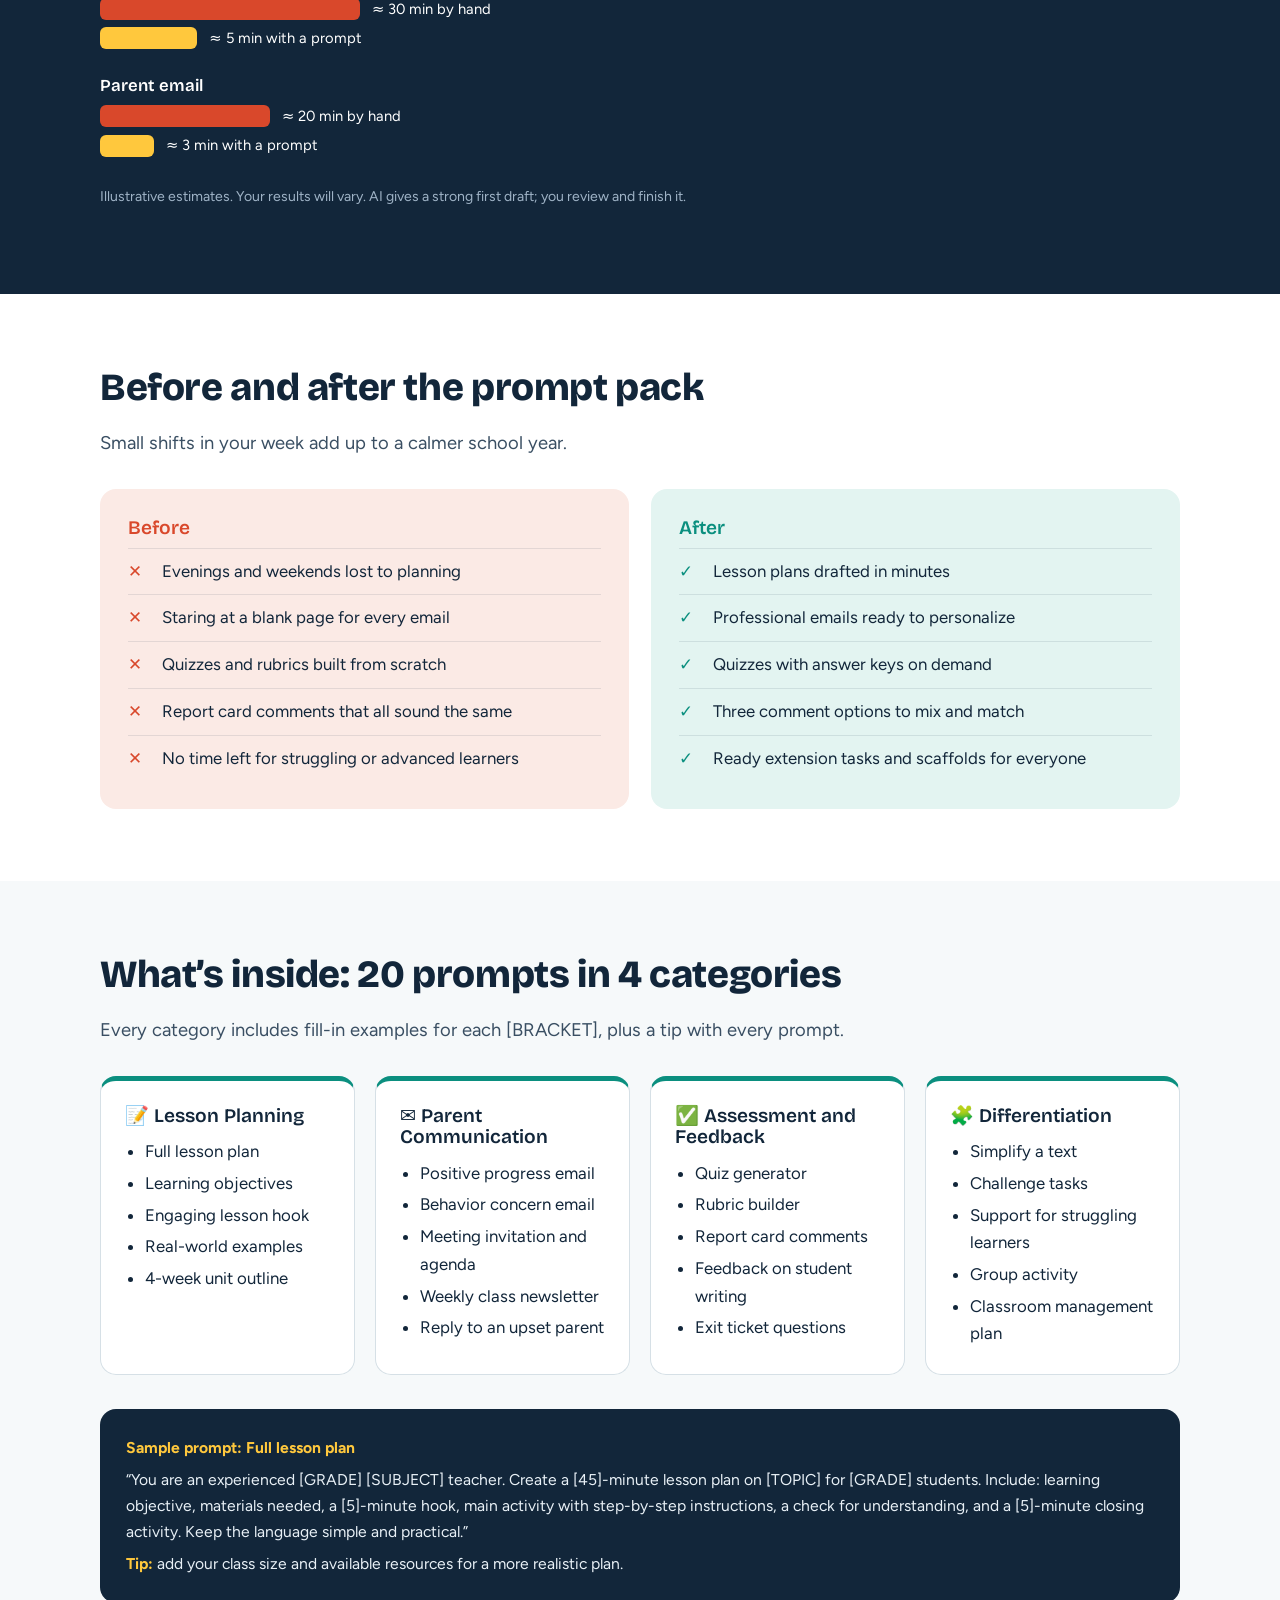
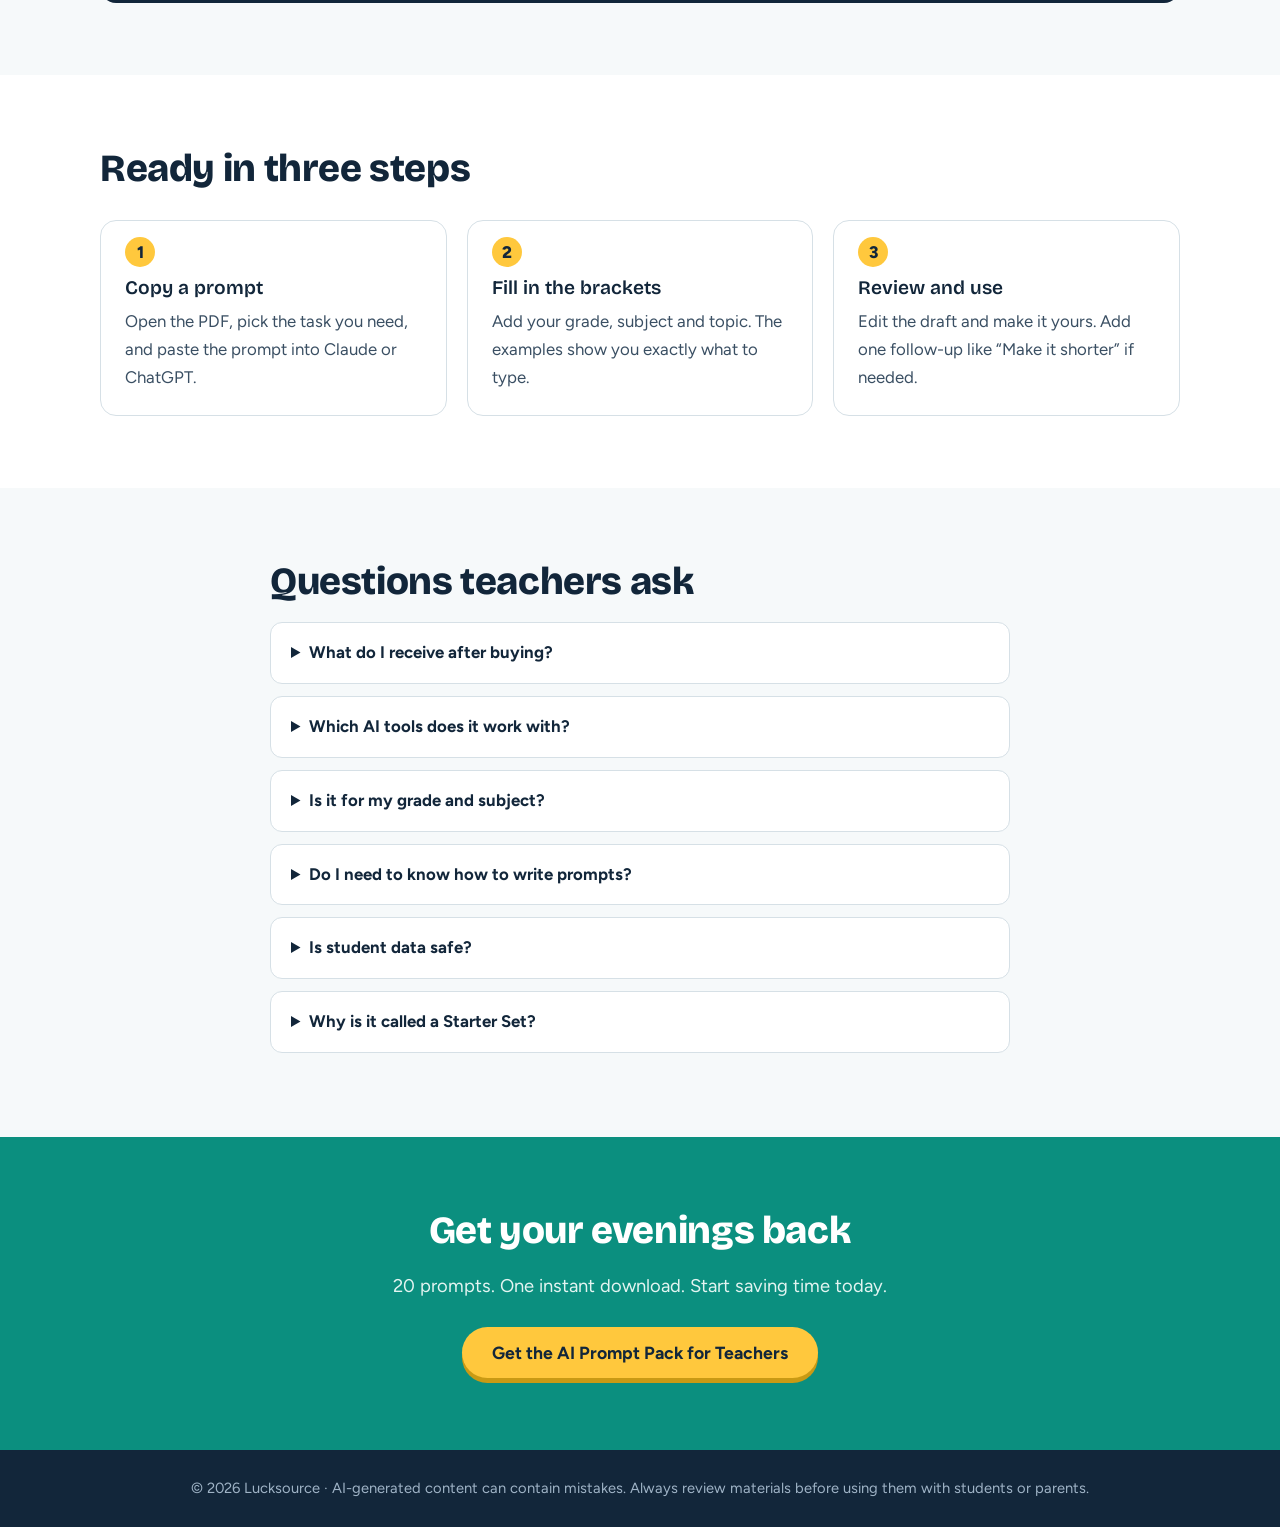
<file: teacherstime.html>
<!DOCTYPE html>
<html lang="en">
<head>
<meta charset="utf-8">
<meta name="viewport" content="width=device-width, initial-scale=1, viewport-fit=cover">
<meta name="p:domain_verify" content="902cdfe76a651cce641a2b0a8f173975"/>
<title>AI Prompt Pack for Teachers: Starter Set (20 Prompts) – Save Hours Every Week</title>
<meta name="description" content="20 copy-and-paste AI prompts for lesson plans, parent emails, quizzes, rubrics and report card comments. Works with Claude and ChatGPT. Teachers saving time. Instant PDF download.">
<meta name="keywords" content="AI prompts for teachers, ChatGPT for teachers, Claude for teachers, lesson plan prompts, teacher time saver, report card comments, rubric builder, parent email templates, teacher resources">
<meta name="robots" content="index, follow, max-image-preview:large">
<meta property="og:type" content="product">
<meta property="og:title" content="AI Prompt Pack for Teachers: Starter Set (20 Prompts)">
<meta property="og:description" content="Teachers saving time: 20 ready-to-use AI prompts for planning, parent emails, assessment and differentiation.">
<meta property="og:image" content="AI-Teacher.jpg">
<meta name="twitter:card" content="summary_large_image">
<meta name="theme-color" content="#12263A">
<link rel="preconnect" href="https://fonts.googleapis.com">
<link rel="preconnect" href="https://fonts.gstatic.com" crossorigin>
<link href="https://fonts.googleapis.com/css2?family=Bricolage+Grotesque:wght@600;800&family=Figtree:wght@400;600;700&display=swap" rel="stylesheet">
<script type="application/ld+json">
{"@context":"https://schema.org","@type":"Product","name":"AI Prompt Pack for Teachers: Starter Set (20 Prompts)","description":"20 ready-to-use AI prompts for Claude and ChatGPT covering lesson planning, parent communication, assessment and feedback, and differentiation. Instant PDF download.","image":"AI-Teacher.jpg","category":"Digital Download (PDF)","audience":{"@type":"Audience","audienceType":"Teachers"},"offers":{"@type":"Offer","url":"https://lucksource.gumroad.com/l/teachersavingtime","availability":"https://schema.org/InStock","itemCondition":"https://schema.org/NewCondition"}}
</script>
<script type="application/ld+json">
{"@context":"https://schema.org","@type":"VideoObject","name":"AI Teacher Prompt","description":"A quick look at the AI Prompt Pack for Teachers and how it saves hours every week.","thumbnailUrl":"AI-Teacher.jpg","uploadDate":"2026-01-01","embedUrl":"https://www.youtube.com/embed/rcuAk40k5uY","contentUrl":"https://www.youtube.com/watch?v=rcuAk40k5uY"}
</script>
<script type="application/ld+json">
{"@context":"https://schema.org","@type":"FAQPage","mainEntity":[{"@type":"Question","name":"What do I receive after buying?","acceptedAnswer":{"@type":"Answer","text":"An instant PDF with 20 copy-and-paste prompts in four categories, fill-in examples for every [BRACKET], a tip with each prompt and 3 bonus power tips."}},{"@type":"Question","name":"Which AI tools does it work with?","acceptedAnswer":{"@type":"Answer","text":"Claude and ChatGPT. The prompts are plain text, so they also work in most other AI chatbots."}},{"@type":"Question","name":"Is it for my grade and subject?","acceptedAnswer":{"@type":"Answer","text":"Yes. You replace the [BRACKETS] with your own grade, subject, topic, curriculum and country, so one prompt fits any class."}},{"@type":"Question","name":"Do I need to know how to write prompts?","acceptedAnswer":{"@type":"Answer","text":"No. Copy a prompt, fill in the brackets using the examples provided, and paste it into your AI tool."}},{"@type":"Question","name":"Is student data safe?","acceptedAnswer":{"@type":"Answer","text":"The pack teaches you to never paste real student names or ID numbers and to use Student A instead. Always follow your school's AI policy."}},{"@type":"Question","name":"Why is it called a Starter Set?","acceptedAnswer":{"@type":"Answer","text":"It is the first set of a larger prompt pack, so you can start saving time with 20 prompts today."}}]}
</script>
<style>
:root{--ink:#12263A;--teal:#0B8F7F;--sun:#FFC83D;--paper:#F6F9FA;--mint:#E3F4F1;--coral:#D9482B;--line:#D6E0E6;--r:16px}
*{box-sizing:border-box}
html{scroll-behavior:smooth;scroll-padding-top:70px}
body{margin:0;font:400 1.05rem/1.65 "Figtree",system-ui,sans-serif;color:var(--ink);background:#fff;padding-bottom:env(safe-area-inset-bottom,0)}
img{max-width:100%;height:auto;display:block}
h1,h2,h3{font-family:"Bricolage Grotesque",system-ui,sans-serif;line-height:1.12;margin:0 0 .5em}
h1{font-size:clamp(2rem,5.2vw,3.5rem);font-weight:800;letter-spacing:-.02em}
h2{font-size:clamp(1.6rem,3.6vw,2.4rem);font-weight:800;letter-spacing:-.01em}
h3{font-size:1.2rem;font-weight:600}
a{color:var(--teal)}
a:focus-visible,button:focus-visible,summary:focus-visible{outline:3px solid var(--sun);outline-offset:3px}
.wrap{max-width:1120px;margin:0 auto;padding:0 20px}
section{padding:72px 0}
.lead{font-size:1.15rem;max-width:62ch;color:#3a4f63}
.btn{display:inline-block;background:var(--sun);color:var(--ink);font:700 1.1rem "Figtree",sans-serif;padding:15px 30px;border-radius:999px;text-decoration:none;box-shadow:0 5px 0 #c99a14;transition:transform .15s,box-shadow .15s}
.btn:hover{transform:translateY(2px);box-shadow:0 3px 0 #c99a14}
.btn:active{transform:translateY(5px);box-shadow:none}
/* loader */
#loading-overlay{position:fixed;inset:0;display:flex;justify-content:center;align-items:center;background:#fff;z-index:9999;opacity:1;transition:opacity .5s ease}
#loading-overlay.hide{opacity:0;pointer-events:none}
.spinner{width:50px;height:50px;border:5px solid #ddd;border-top-color:var(--teal);border-radius:50%;animation:spin .8s linear infinite}
@keyframes spin{to{transform:rotate(360deg)}}
/* banner + tickers */
.jt-banner{display:block;background:#fff;border-bottom:1px solid var(--line)}
.jt-banner img{width:100%;max-width:1120px;margin:0 auto;height:250px;object-fit:contain}
.ticker{overflow:hidden;background:var(--paper);border-block:1px solid var(--line);padding:10px 0}
.ticker:not(.is-live){display:none}
.ticker-track{display:flex;gap:16px;list-style:none;margin:0;padding:0;width:max-content;animation:tick var(--dur,40s) linear infinite}
.ticker.rev .ticker-track{animation-direction:reverse}
.ticker:hover .ticker-track{animation-play-state:paused}
.ticker img{height:84px;width:auto;border-radius:10px}
@keyframes tick{to{transform:translateX(-50%)}}
/* header */
.top{position:sticky;top:0;z-index:50;background:rgba(255,255,255,.94);backdrop-filter:blur(8px);border-bottom:1px solid var(--line)}
.top .wrap{display:flex;align-items:center;justify-content:space-between;gap:12px;min-height:60px}
.logo{font:800 1.15rem "Bricolage Grotesque",sans-serif;color:var(--ink);text-decoration:none}
.top nav{display:flex;align-items:center;gap:20px}
.top nav a:not(.btn){color:var(--ink);text-decoration:none;font-weight:600}
.top .btn{padding:8px 20px;font-size:1rem;box-shadow:none}
/* hero */
.hero{background:var(--ink);color:#fff;padding:64px 0 72px}
.hero .wrap{display:grid;grid-template-columns:1fr 1.15fr;gap:44px;align-items:center}
.pill{display:inline-block;background:rgba(255,200,61,.16);color:var(--sun);font-weight:700;font-size:.92rem;padding:6px 14px;border-radius:999px;margin-bottom:18px}
.hero h1 span{color:var(--sun)}
.sub{font:600 1.5rem "Bricolage Grotesque",sans-serif;color:var(--sun);margin:0 0 14px}
.hero .lead{color:#cfdbe6}
.cta-row{display:flex;flex-wrap:wrap;gap:22px;align-items:center;margin:26px 0}
.cta-row a:not(.btn){color:#fff;font-weight:700}
.trust{list-style:none;margin:0;padding:0;display:flex;flex-wrap:wrap;gap:8px 20px;color:#cfdbe6;font-size:.95rem}
.shot{position:relative}
.shot img{border-radius:20px;box-shadow:0 24px 60px rgba(0,0,0,.45);aspect-ratio:2576/1438;object-fit:cover;width:100%}
.stamp{position:absolute;left:-14px;bottom:-18px;background:var(--sun);color:var(--ink);font:800 1.05rem "Bricolage Grotesque",sans-serif;padding:12px 18px;border-radius:14px;transform:rotate(-3deg);box-shadow:0 8px 20px rgba(0,0,0,.3)}
.strip{background:var(--sun);color:var(--ink);text-align:center;padding:16px 20px;font:800 1.15rem "Bricolage Grotesque",sans-serif}
.strip p{margin:0}
/* video */
.video .wrap{display:grid;grid-template-columns:1fr 1.3fr;gap:40px;align-items:center}
.player{position:relative;aspect-ratio:16/9;border-radius:var(--r);overflow:hidden;background:#000;box-shadow:0 14px 40px rgba(18,38,58,.25)}
.player img,.player iframe{position:absolute;inset:0;width:100%;height:100%;border:0;object-fit:cover}
.player button{position:absolute;top:50%;left:50%;transform:translate(-50%,-50%);width:84px;height:84px;border-radius:50%;border:0;background:var(--sun);cursor:pointer;box-shadow:0 0 0 10px rgba(255,200,61,.35)}
.player button svg{width:36px;height:36px;fill:var(--ink);margin-left:6px}
/* benefits */
#benefits{background:var(--paper)}
.grid{display:grid;grid-template-columns:repeat(auto-fit,minmax(250px,1fr));gap:20px;margin-top:30px}
.card{background:#fff;border:1px solid var(--line);border-radius:var(--r);padding:24px}
.card .ico{font-size:1.9rem;margin-bottom:8px}
.card p{margin:0;color:#3a4f63}
/* time saved */
.time{background:var(--ink);color:#fff}
.time .lead{color:#cfdbe6}
.rows{margin-top:30px;display:grid;gap:22px}
.row h3{margin:0 0 8px;font-size:1.05rem}
.bar{display:flex;align-items:center;gap:12px;margin:5px 0;font-size:.92rem}
.bar i{display:block;height:22px;border-radius:6px}
.bar.b i{background:var(--coral)}
.bar.a i{background:var(--sun)}
.bar span{white-space:nowrap}
.note{margin-top:22px;font-size:.88rem;color:#9fb3c6}
/* before after */
.ba{display:grid;grid-template-columns:1fr 1fr;gap:22px;margin-top:30px}
.ba>div{border-radius:var(--r);padding:28px}
.ba ul{margin:0;padding:0;list-style:none}
.ba li{padding:9px 0 9px 34px;position:relative;border-top:1px solid rgba(18,38,58,.1)}
.ba li::before{position:absolute;left:0;font-weight:800}
.before{background:#FBEAE5}.before h3{color:var(--coral)}.before li::before{content:"✕";color:var(--coral)}
.after{background:var(--mint)}.after h3{color:var(--teal)}.after li::before{content:"✓";color:var(--teal)}
/* inside */
.inside{background:var(--paper)}
.cats{display:grid;grid-template-columns:repeat(auto-fit,minmax(240px,1fr));gap:20px;margin-top:30px}
.cats .card{border-top:5px solid var(--teal)}
.cats ul{margin:10px 0 0;padding-left:20px}
.cats li{padding:2px 0}
.sample{margin-top:34px;background:var(--ink);color:#e8f0f6;border-radius:var(--r);padding:26px;font-size:.98rem}
.sample b{color:var(--sun)}
.sample p{margin:.4em 0 0}
/* steps */
.steps{counter-reset:s}
.steps .card{position:relative;padding-top:56px}
.steps .card::before{counter-increment:s;content:counter(s);position:absolute;top:16px;left:24px;width:30px;height:30px;border-radius:50%;background:var(--sun);font-weight:800;text-align:center;line-height:30px}
/* faq */
#faq{background:var(--paper)}
details{background:#fff;border:1px solid var(--line);border-radius:12px;padding:16px 20px;margin:12px 0}
summary{cursor:pointer;font-weight:700}
details p{margin:.7em 0 0;color:#3a4f63}
.final{background:var(--teal);color:#fff;text-align:center}
.final .lead{margin:0 auto 26px;color:#e3f4f1}
footer{background:var(--ink);color:#9fb3c6;text-align:center;padding:26px 0;font-size:.92rem}
.sticky{display:none}
@media (max-width:820px){
section{padding:52px 0}
.hero .wrap,.video .wrap,.ba{grid-template-columns:1fr}
.top nav a:not(.btn){display:none}
.sticky{display:block;position:fixed;left:0;right:0;bottom:0;z-index:60;padding:10px 16px calc(10px + env(safe-area-inset-bottom,0));background:rgba(255,255,255,.96);border-top:1px solid var(--line);text-align:center}
.sticky .btn{display:block;padding:12px}
footer{padding-bottom:90px}
.stamp{left:8px}
}
@media (prefers-reduced-motion:reduce){.ticker-track{animation:none}html{scroll-behavior:auto}}
</style>
</head>
<body>
<div id="loading-overlay"><div class="spinner"></div></div>
<noscript><style>#loading-overlay{display:none}</style></noscript>

<!-- ===== JAHATECHNO BANNER ===== -->
<a class="jt-banner" href="#top" aria-label="Jahatechno - All Technologies for all">
<img src="Jahatechnologo.png" width="2880" height="520" alt="Jahatechno - All Technologies for all. Software development, website design, mobile apps, e-commerce, database design, integration, digital products, affiliate marketing, software development course, online teaching and all IT services.">
</a>

<!-- ===== PRODUCT TICKER 1: productsPath.txt (one line per product: link|image|alt) ===== -->
<div class="ticker" id="ticker" data-src="productsPath.txt" role="region" aria-label="Our products"><ul class="ticker-track"></ul></div>

<header class="top"><div class="wrap">
<a class="logo" href="#top">🍎 Teacher Prompt Pack</a>
<nav aria-label="Main"><a href="#benefits">Benefits</a><a href="#before-after">Before &amp; after</a><a href="#inside">Inside</a><a href="#faq">FAQ</a><a class="btn" href="https://lucksource.gumroad.com/l/teachersavingtime" rel="noopener">Get the pack</a></nav>
</div></header>

<main id="top">
<section class="hero"><div class="wrap">
<div>
<span class="pill">20 prompts · Works with Claude &amp; ChatGPT · Instant PDF</span>
<h1>AI Prompt Pack for Teachers: <span>Starter Set (20 Prompts)</span></h1>
<p class="sub">Teachers saving time</p>
<p class="lead">Lesson plans, parent emails, quizzes and report card comments, drafted in minutes. Copy a prompt, fill in the brackets, and get your evenings back.</p>
<div class="cta-row"><a class="btn" href="https://lucksource.gumroad.com/l/teachersavingtime" rel="noopener">Get the prompt pack</a><a href="#video">Watch the ad</a></div>
<ul class="trust"><li>⚡ Instant download</li><li>🎓 Any grade or subject</li><li>🔒 Privacy-first tips</li></ul>
</div>
<div class="shot"><img src="AI-Teacher.jpg" width="1288" height="719" fetchpriority="high" alt="Teachers at a desk piled with exercise books, smiling as a colleague shows them an AI prompt on a laptop"><div class="stamp">Hours → minutes</div></div>
</div></section>

<!-- ===== PRODUCT TICKER 2 (before the video): productsPath2.txt ===== -->
<div class="ticker" id="ticker2" data-src="productsPath2.txt" role="region" aria-label="More products"><ul class="ticker-track"></ul></div>

<div class="strip"><p>Less paperwork → more teaching → better evenings</p></div>

<section class="video" id="video"><div class="wrap">
<div><h2>See how it saves your week</h2><p class="lead">Watch the short ad: how one copy-and-paste prompt turns a stack of planning and paperwork into a quick first draft.</p></div>
<div>
<div class="player" id="player">
<img src="AI-Teacher.jpg" alt="Preview of the AI Teacher Prompt video" loading="lazy">
<button type="button" aria-label="Play the AI Teacher Prompt video"><svg viewBox="0 0 24 24"><path d="M5 3l16 9-16 9z"/></svg></button>
</div>
<p style="text-align:center;margin:12px 0 0"><a href="https://www.youtube.com/watch?v=rcuAk40k5uY" rel="noopener" target="_blank">Watch on YouTube: AI Teacher Prompt</a></p>
</div>
</div></section>

<!-- ===== PRODUCT TICKER 3 (after the video): productsPath3.txt ===== -->
<div class="ticker rev" id="ticker3" data-src="productsPath3.txt" role="region" aria-label="Recommended products"><ul class="ticker-track"></ul></div>

<section id="benefits"><div class="wrap">
<h2>Where you get your time back</h2>
<p class="lead">You became a teacher to teach. These prompts handle the first draft of the work that eats your evenings.</p>
<div class="grid">
<div class="card"><div class="ico">📝</div><h3>Lesson plans in minutes</h3><p>Objectives, hook, activity and closing, built to your grade, topic and class time.</p></div>
<div class="card"><div class="ico">✉️</div><h3>Calm parent emails</h3><p>Progress notes, behavior concerns and replies to upset parents, written professionally.</p></div>
<div class="card"><div class="ico">✅</div><h3>Quizzes with answer keys</h3><p>Multiple-choice, short-answer and application questions, each with an explanation.</p></div>
<div class="card"><div class="ico">💬</div><h3>Report card comments</h3><p>Three versions to choose from, specific, positive and ready to make your own.</p></div>
<div class="card"><div class="ico">📊</div><h3>Rubrics that students get</h3><p>A clean 4-level table in student-friendly language, shared before the assignment.</p></div>
<div class="card"><div class="ico">🧩</div><h3>Support for every learner</h3><p>Simplified texts, challenge tasks and scaffolds without starting from scratch.</p></div>
</div></div></section>

<section class="time"><div class="wrap">
<h2>Same tasks, a fraction of the time</h2>
<p class="lead">A typical teacher’s estimate of drafting each task by hand, against a first draft from a prompt plus your own review.</p>
<div class="rows">
<div class="row"><h3>Full lesson plan</h3><div class="bar b"><i style="width:100%;max-width:520px"></i><span>≈ 60 min by hand</span></div><div class="bar a"><i style="width:9%"></i><span>≈ 5 min with a prompt</span></div></div>
<div class="row"><h3>Quiz with answer key</h3><div class="bar b"><i style="width:75%;max-width:390px"></i><span>≈ 45 min by hand</span></div><div class="bar a"><i style="width:9%"></i><span>≈ 5 min with a prompt</span></div></div>
<div class="row"><h3>Report card comments</h3><div class="bar b"><i style="width:50%;max-width:260px"></i><span>≈ 30 min by hand</span></div><div class="bar a"><i style="width:9%"></i><span>≈ 5 min with a prompt</span></div></div>
<div class="row"><h3>Parent email</h3><div class="bar b"><i style="width:33%;max-width:170px"></i><span>≈ 20 min by hand</span></div><div class="bar a"><i style="width:5%"></i><span>≈ 3 min with a prompt</span></div></div>
</div>
<p class="note">Illustrative estimates. Your results will vary. AI gives a strong first draft; you review and finish it.</p>
</div></section>

<section id="before-after"><div class="wrap">
<h2>Before and after the prompt pack</h2>
<p class="lead">Small shifts in your week add up to a calmer school year.</p>
<div class="ba">
<div class="before"><h3>Before</h3><ul>
<li>Evenings and weekends lost to planning</li><li>Staring at a blank page for every email</li><li>Quizzes and rubrics built from scratch</li><li>Report card comments that all sound the same</li><li>No time left for struggling or advanced learners</li></ul></div>
<div class="after"><h3>After</h3><ul>
<li>Lesson plans drafted in minutes</li><li>Professional emails ready to personalize</li><li>Quizzes with answer keys on demand</li><li>Three comment options to mix and match</li><li>Ready extension tasks and scaffolds for everyone</li></ul></div>
</div></div></section>

<section class="inside" id="inside"><div class="wrap">
<h2>What’s inside: 20 prompts in 4 categories</h2>
<p class="lead">Every category includes fill-in examples for each [BRACKET], plus a tip with every prompt.</p>
<div class="cats">
<div class="card"><h3>📝 Lesson Planning</h3><ul><li>Full lesson plan</li><li>Learning objectives</li><li>Engaging lesson hook</li><li>Real-world examples</li><li>4-week unit outline</li></ul></div>
<div class="card"><h3>✉️ Parent Communication</h3><ul><li>Positive progress email</li><li>Behavior concern email</li><li>Meeting invitation and agenda</li><li>Weekly class newsletter</li><li>Reply to an upset parent</li></ul></div>
<div class="card"><h3>✅ Assessment and Feedback</h3><ul><li>Quiz generator</li><li>Rubric builder</li><li>Report card comments</li><li>Feedback on student writing</li><li>Exit ticket questions</li></ul></div>
<div class="card"><h3>🧩 Differentiation</h3><ul><li>Simplify a text</li><li>Challenge tasks</li><li>Support for struggling learners</li><li>Group activity</li><li>Classroom management plan</li></ul></div>
</div>
<div class="sample"><b>Sample prompt: Full lesson plan</b>
<p>“You are an experienced [GRADE] [SUBJECT] teacher. Create a [45]-minute lesson plan on [TOPIC] for [GRADE] students. Include: learning objective, materials needed, a [5]-minute hook, main activity with step-by-step instructions, a check for understanding, and a [5]-minute closing activity. Keep the language simple and practical.”</p>
<p><b>Tip:</b> add your class size and available resources for a more realistic plan.</p></div>
</div></section>

<section><div class="wrap">
<h2>Ready in three steps</h2>
<div class="grid steps">
<div class="card"><h3>Copy a prompt</h3><p>Open the PDF, pick the task you need, and paste the prompt into Claude or ChatGPT.</p></div>
<div class="card"><h3>Fill in the brackets</h3><p>Add your grade, subject and topic. The examples show you exactly what to type.</p></div>
<div class="card"><h3>Review and use</h3><p>Edit the draft and make it yours. Add one follow-up like “Make it shorter” if needed.</p></div>
</div></div></section>

<section id="faq"><div class="wrap" style="max-width:780px">
<h2>Questions teachers ask</h2>
<details><summary>What do I receive after buying?</summary><p>An instant PDF with 20 copy-and-paste prompts in four categories, fill-in examples for every [BRACKET], a tip with each prompt and 3 bonus power tips.</p></details>
<details><summary>Which AI tools does it work with?</summary><p>Claude and ChatGPT. The prompts are plain text, so they also work in most other AI chatbots.</p></details>
<details><summary>Is it for my grade and subject?</summary><p>Yes. You replace the [BRACKETS] with your own grade, subject, topic, curriculum and country, so one prompt fits any class.</p></details>
<details><summary>Do I need to know how to write prompts?</summary><p>No. Copy a prompt, fill in the brackets using the examples provided, and paste it into your AI tool.</p></details>
<details><summary>Is student data safe?</summary><p>The pack teaches you to never paste real student names or ID numbers and to use “Student A” instead. Always follow your school’s AI policy.</p></details>
<details><summary>Why is it called a Starter Set?</summary><p>It is the first set of a larger prompt pack, so you can start saving time with 20 prompts today.</p></details>
</div></section>

<section class="final"><div class="wrap">
<h2>Get your evenings back</h2>
<p class="lead">20 prompts. One instant download. Start saving time today.</p>
<a class="btn" href="https://lucksource.gumroad.com/l/teachersavingtime" rel="noopener">Get the AI Prompt Pack for Teachers</a>
</div></section>
</main>

<footer><div class="wrap">© <span id="yr">2026</span> Lucksource · AI-generated content can contain mistakes. Always review materials before using them with students or parents.</div></footer>
<div class="sticky"><a class="btn" href="https://lucksource.gumroad.com/l/teachersavingtime" rel="noopener">Get the prompt pack</a></div>

<script>
// Loader
window.addEventListener("load",function(){var l=document.getElementById("loading-overlay");if(!l)return;l.classList.add("hide");setTimeout(function(){l.remove()},500)});

// Click-to-play YouTube (loads the video only when clicked)
(function(){
var pl=document.getElementById("player");
pl.querySelector("button").addEventListener("click",function(){
var f=document.createElement("iframe");f.src="https://www.youtube-nocookie.com/embed/rcuAk40k5uY?autoplay=1&rel=0";
f.title="AI Teacher Prompt video";f.allow="autoplay; encrypted-media; picture-in-picture";f.allowFullscreen=true;
pl.innerHTML="";pl.appendChild(f)});
document.getElementById("yr").textContent=new Date().getFullYear();
})();

// Product tickers: each .ticker[data-src] reads "link|image|alt" lines from a text file
(function(){
var reduce=window.matchMedia&&window.matchMedia("(prefers-reduced-motion: reduce)").matches;
[].forEach.call(document.querySelectorAll(".ticker[data-src]"),function(box){
fetch(box.getAttribute("data-src")).then(function(r){if(!r.ok)throw 0;return r.text()}).then(function(t){
var ul=box.querySelector("ul"),n=0;
t.split(/\r?\n/).forEach(function(line){
if(!line.trim())return;var p=line.split("|").map(function(x){return x.trim()});
if(!p[0]||!p[1])return;
var li=document.createElement("li"),a=document.createElement("a"),im=document.createElement("img");
a.href=p[0];a.target="_blank";a.rel="noopener";im.src=p[1];im.alt=p[2]||"";im.loading="lazy";im.decoding="async";
a.appendChild(im);li.appendChild(a);ul.appendChild(li);n++});
if(!n)return;
box.classList.add("is-live");
if(reduce)return;
var set=[].slice.call(ul.children),w=ul.offsetWidth||1,copies=Math.max(1,Math.ceil(box.clientWidth/w));
for(var i=0;i<copies*2-1;i++){set.forEach(function(li){var c=li.cloneNode(true);c.setAttribute("aria-hidden","true");[].forEach.call(c.querySelectorAll("a"),function(a){a.tabIndex=-1});ul.appendChild(c)})}
/* track holds an even number of sets; the animation shifts by exactly half, so the loop is seamless */
box.style.setProperty("--dur",(copies*w/20)+"s");
}).catch(function(){})})
})();
</script>
</body>
</html>
</file>
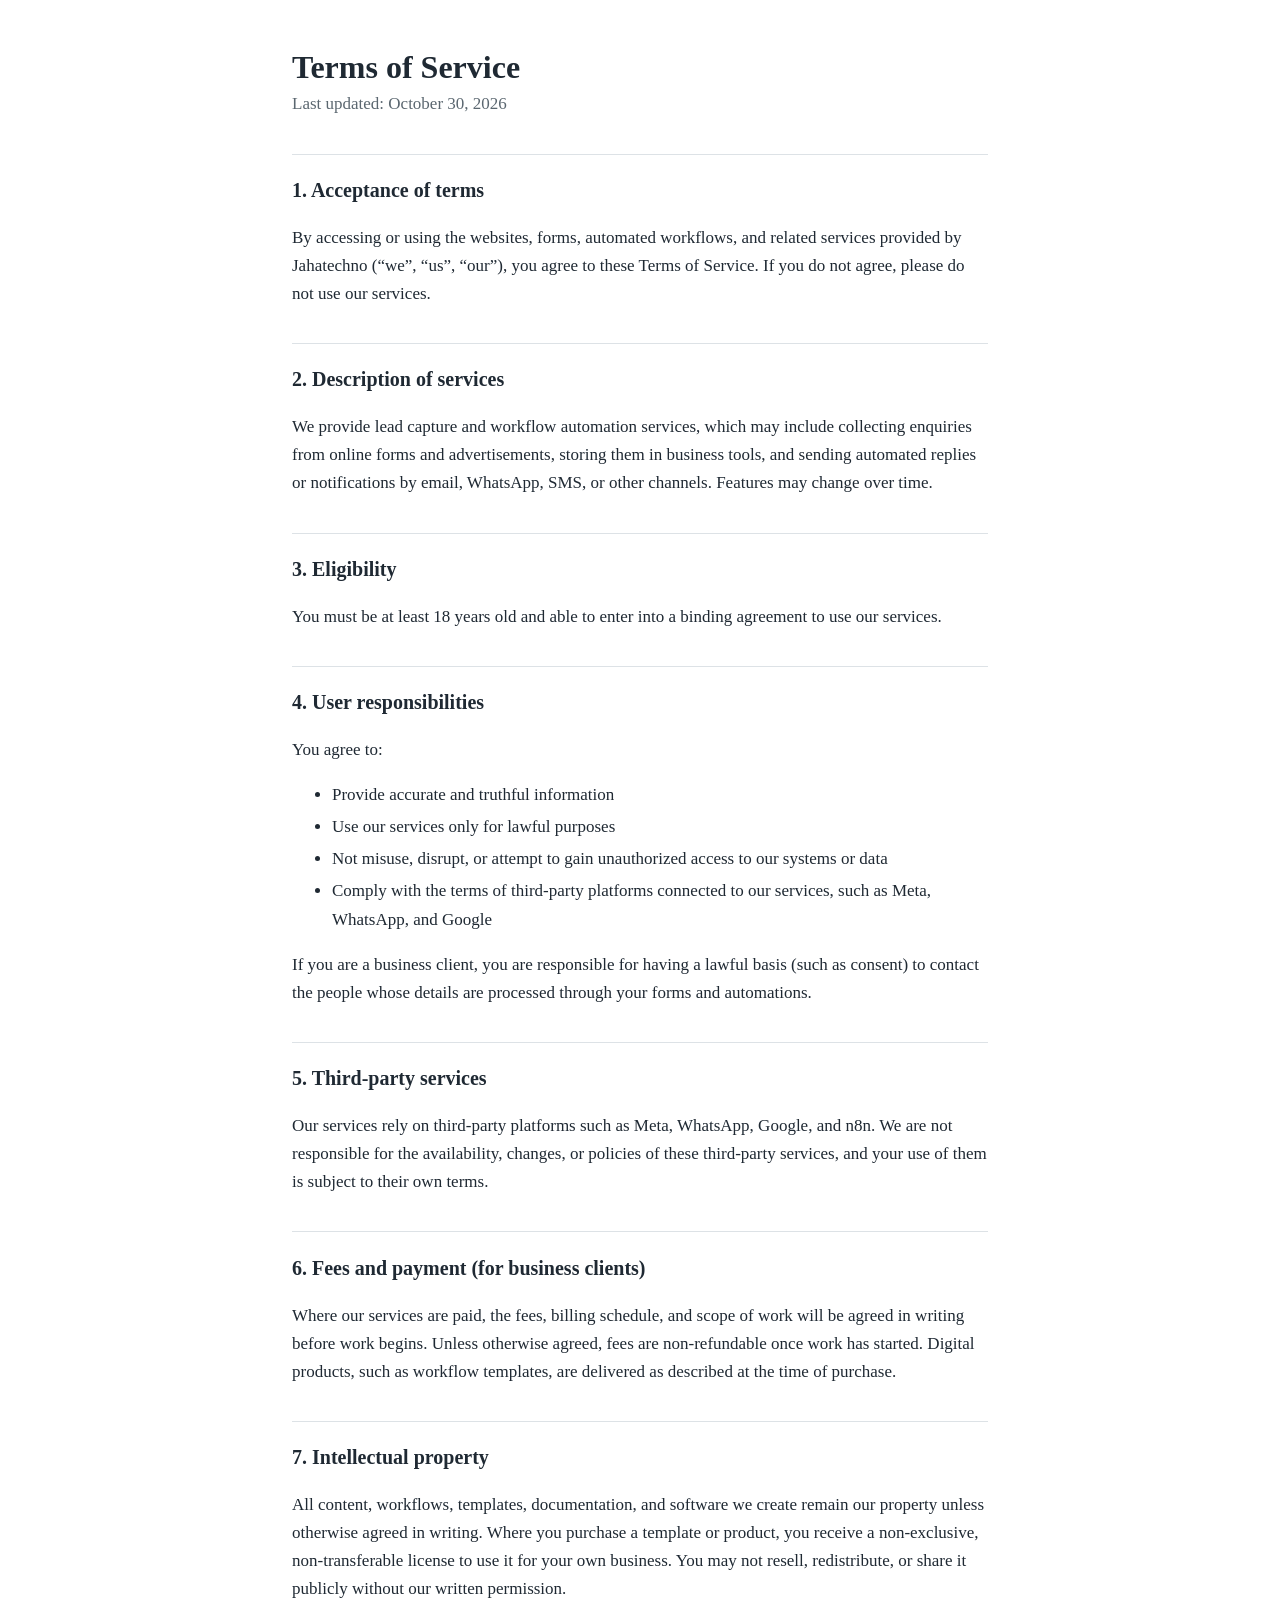
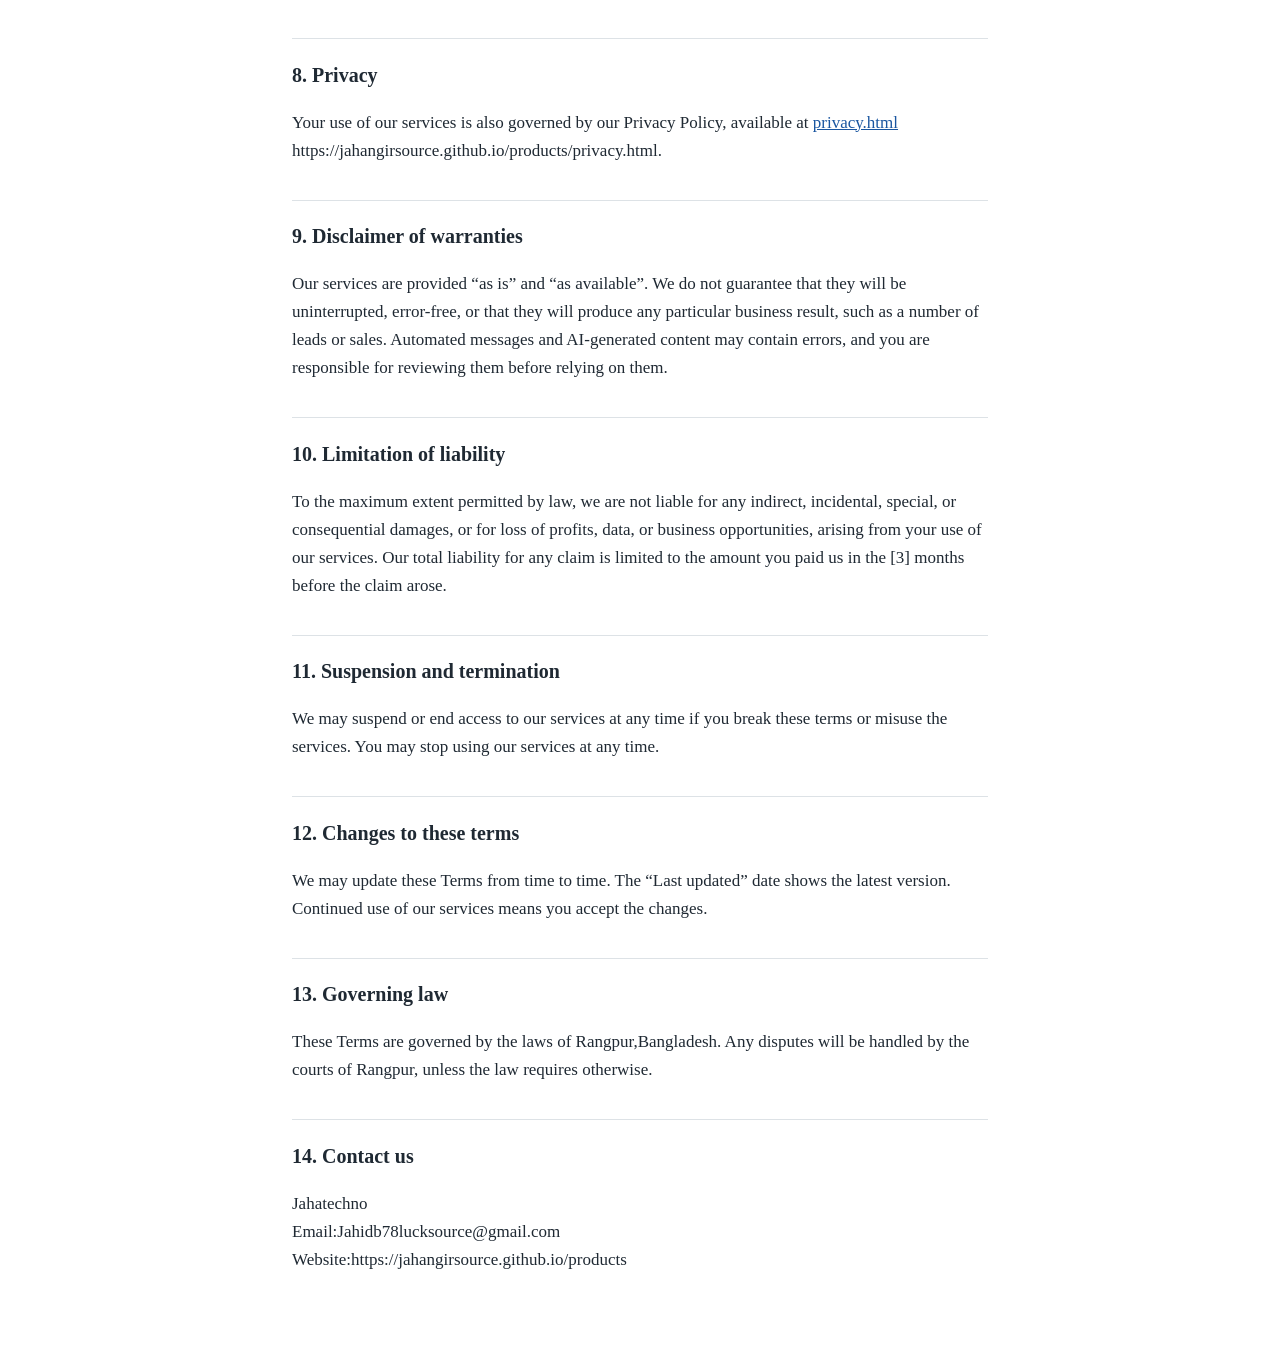
<file: terms.html>
<!DOCTYPE html>
<html lang="en"><head><meta charset="utf-8">
<meta name="viewport" content="width=device-width, initial-scale=1">
<title>Terms of Service</title><style>
:root{--bg:#ffffff;--fg:#1f2933;--muted:#5b6770;--rule:#dde2e6;--link:#1a56a0;color-scheme:light dark}
@media (prefers-color-scheme:dark){:root{--bg:#16191c;--fg:#e4e8eb;--muted:#9aa5ad;--rule:#2d3338;--link:#7db3f0}}
html{box-sizing:border-box}*,*:before,*:after{box-sizing:inherit}
body{margin:0;background:var(--bg);color:var(--fg);font:17px/1.65 Georgia,'Times New Roman',serif}
main{max-width:46rem;margin:0 auto;padding:3rem 1.25rem 4rem}
h1{font-size:2rem;line-height:1.2;margin:0 0 .25rem}
h2{font-size:1.25rem;margin:2.2rem 0 .5rem;padding-top:1.2rem;border-top:1px solid var(--rule)}
p.meta{color:var(--muted);margin:0 0 1.5rem}
a{color:var(--link)}
li{margin:.25rem 0}
</style></head>
<body><main>
<h1>Terms of Service</h1>
<p class="meta">Last updated: October 30, 2026</p>

<h2>1. Acceptance of terms</h2>
<p>By accessing or using the websites, forms, automated workflows, and related services provided by Jahatechno (&ldquo;we&rdquo;, &ldquo;us&rdquo;, &ldquo;our&rdquo;), you agree to these Terms of Service. If you do not agree, please do not use our services.</p>
<h2>2. Description of services</h2>
<p>We provide lead capture and workflow automation services, which may include collecting enquiries from online forms and advertisements, storing them in business tools, and sending automated replies or notifications by email, WhatsApp, SMS, or other channels. Features may change over time.</p>
<h2>3. Eligibility</h2>
<p>You must be at least 18 years old and able to enter into a binding agreement to use our services.</p>
<h2>4. User responsibilities</h2>
<p>You agree to:</p>
<ul><li>Provide accurate and truthful information</li><li>Use our services only for lawful purposes</li><li>Not misuse, disrupt, or attempt to gain unauthorized access to our systems or data</li><li>Comply with the terms of third-party platforms connected to our services, such as Meta, WhatsApp, and Google</li></ul>
<p>If you are a business client, you are responsible for having a lawful basis (such as consent) to contact the people whose details are processed through your forms and automations.</p>
<h2>5. Third-party services</h2>
<p>Our services rely on third-party platforms such as Meta, WhatsApp, Google, and n8n. We are not responsible for the availability, changes, or policies of these third-party services, and your use of them is subject to their own terms.</p>
<h2>6. Fees and payment (for business clients)</h2>
<p>Where our services are paid, the fees, billing schedule, and scope of work will be agreed in writing before work begins. Unless otherwise agreed, fees are non-refundable once work has started. Digital products, such as workflow templates, are delivered as described at the time of purchase.</p>
<h2>7. Intellectual property</h2>
<p>All content, workflows, templates, documentation, and software we create remain our property unless otherwise agreed in writing. Where you purchase a template or product, you receive a non-exclusive, non-transferable license to use it for your own business. You may not resell, redistribute, or share it publicly without our written permission.</p>
<h2>8. Privacy</h2>
<p>Your use of our services is also governed by our Privacy Policy, available at <a href="privacy.html">privacy.html</a> https://jahangirsource.github.io/products/privacy.html.</p>
<h2>9. Disclaimer of warranties</h2>
<p>Our services are provided &ldquo;as is&rdquo; and &ldquo;as available&rdquo;. We do not guarantee that they will be uninterrupted, error-free, or that they will produce any particular business result, such as a number of leads or sales. Automated messages and AI-generated content may contain errors, and you are responsible for reviewing them before relying on them.</p>
<h2>10. Limitation of liability</h2>
<p>To the maximum extent permitted by law, we are not liable for any indirect, incidental, special, or consequential damages, or for loss of profits, data, or business opportunities, arising from your use of our services. Our total liability for any claim is limited to the amount you paid us in the [3] months before the claim arose.</p>
<h2>11. Suspension and termination</h2>
<p>We may suspend or end access to our services at any time if you break these terms or misuse the services. You may stop using our services at any time.</p>
<h2>12. Changes to these terms</h2>
<p>We may update these Terms from time to time. The &ldquo;Last updated&rdquo; date shows the latest version. Continued use of our services means you accept the changes.</p>
<h2>13. Governing law</h2>
<p>These Terms are governed by the laws of Rangpur,Bangladesh. Any disputes will be handled by the courts of Rangpur, unless the law requires otherwise.</p>
<h2>14. Contact us</h2>
<p>Jahatechno<br>Email:Jahidb78lucksource@gmail.com  <br>Website:https://jahangirsource.github.io/products</p>

</main></body></html>
</file>
